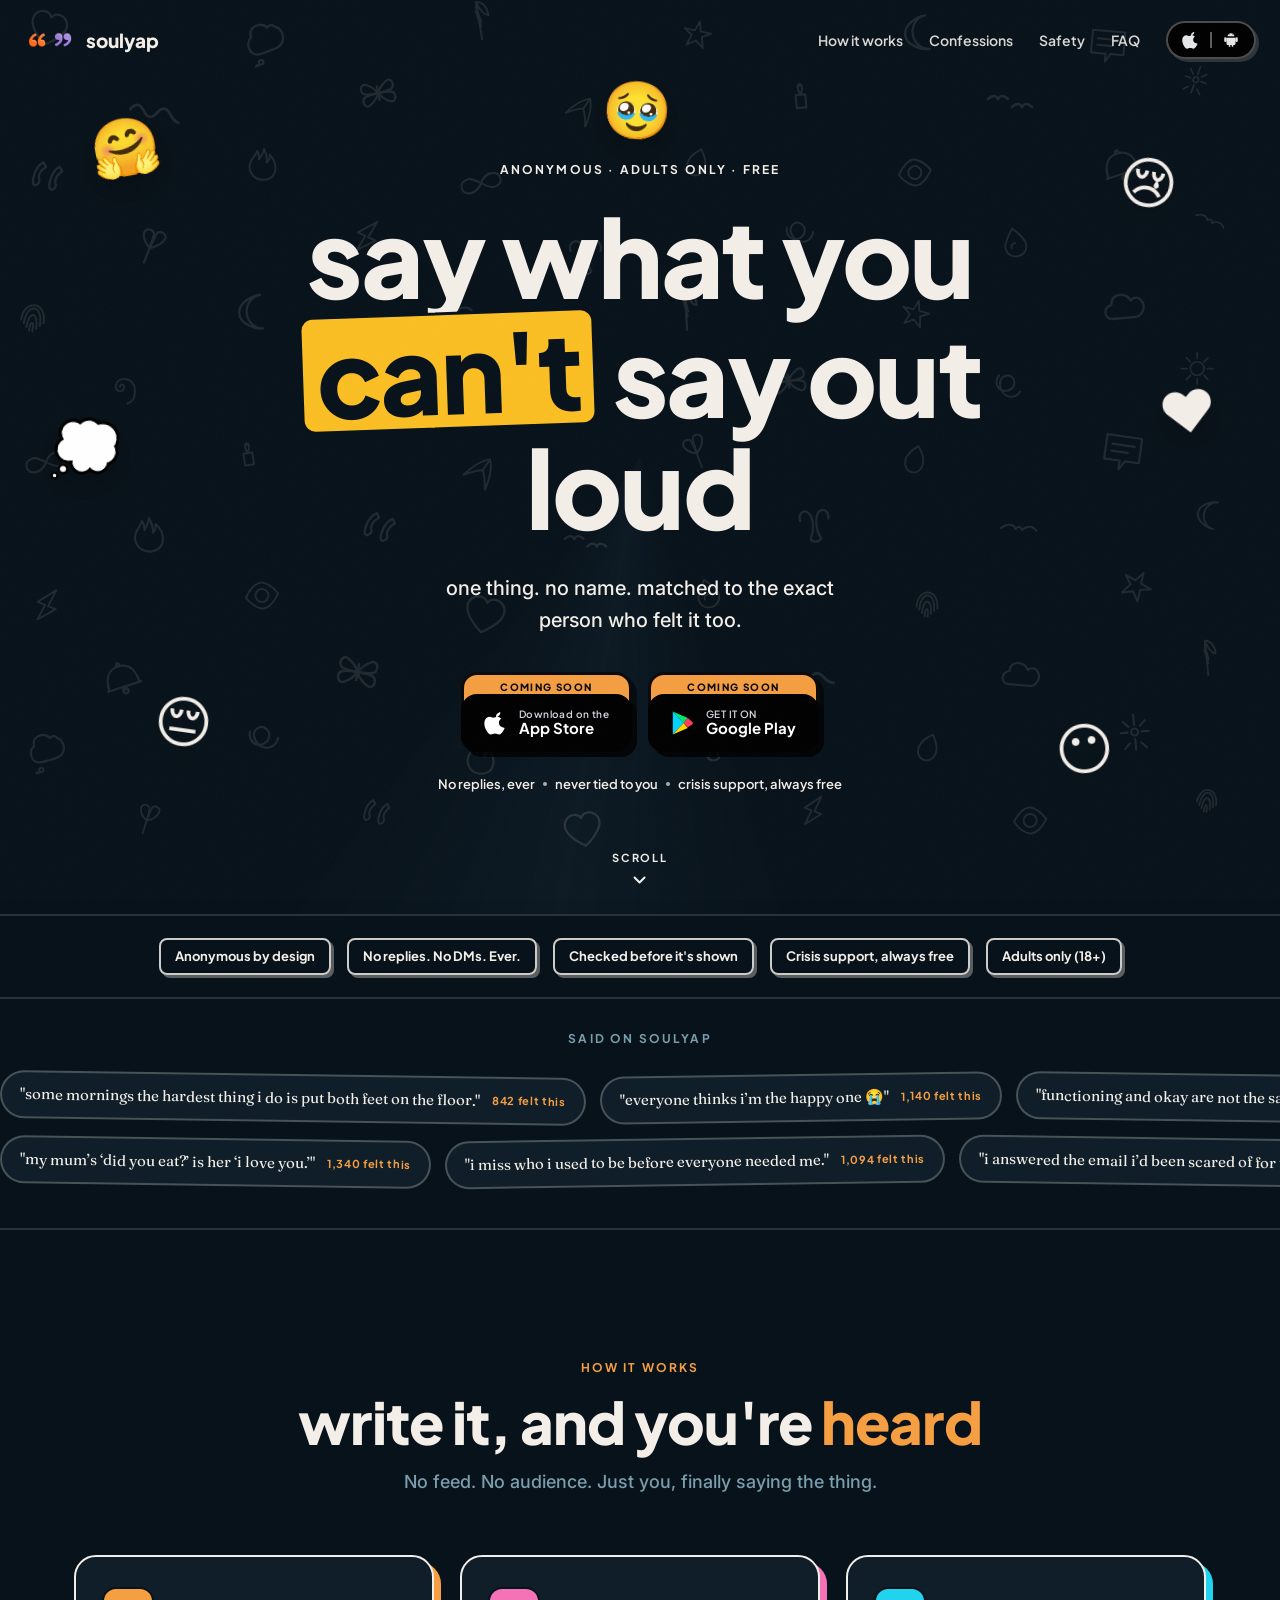
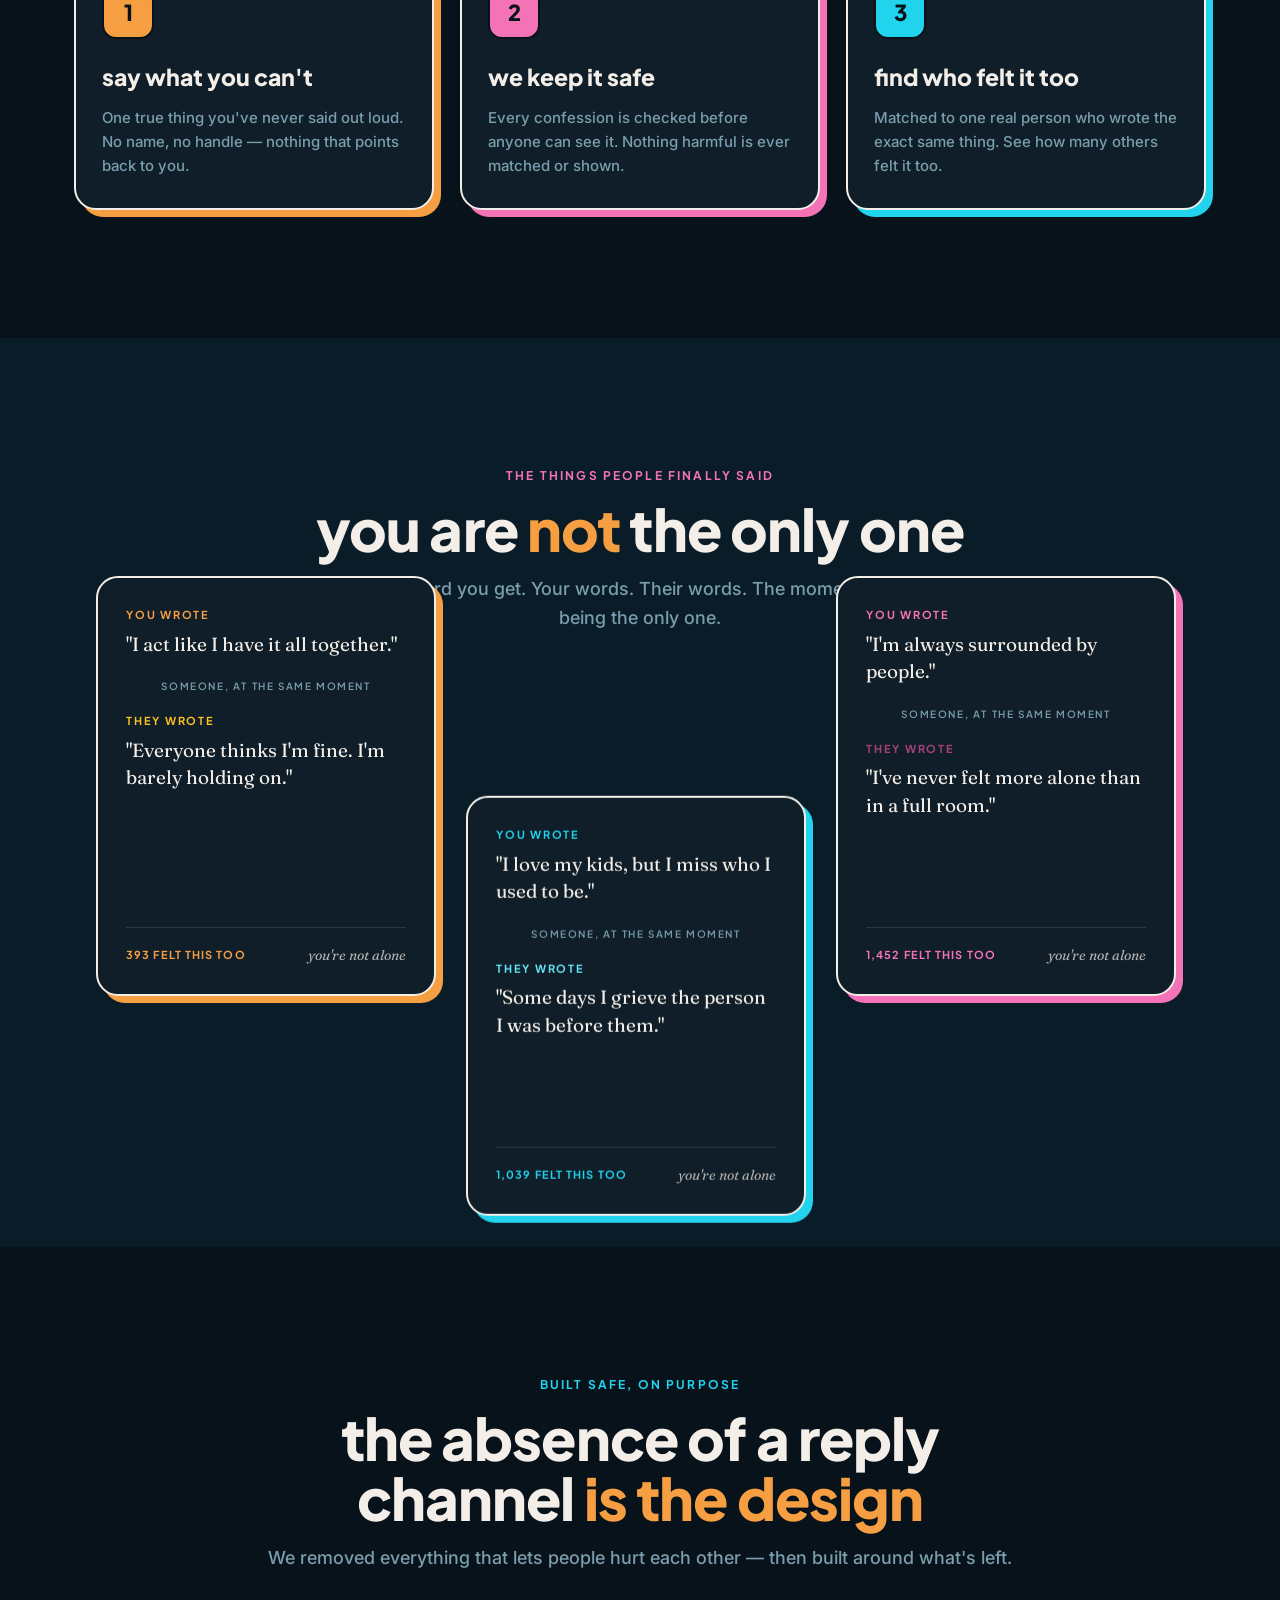
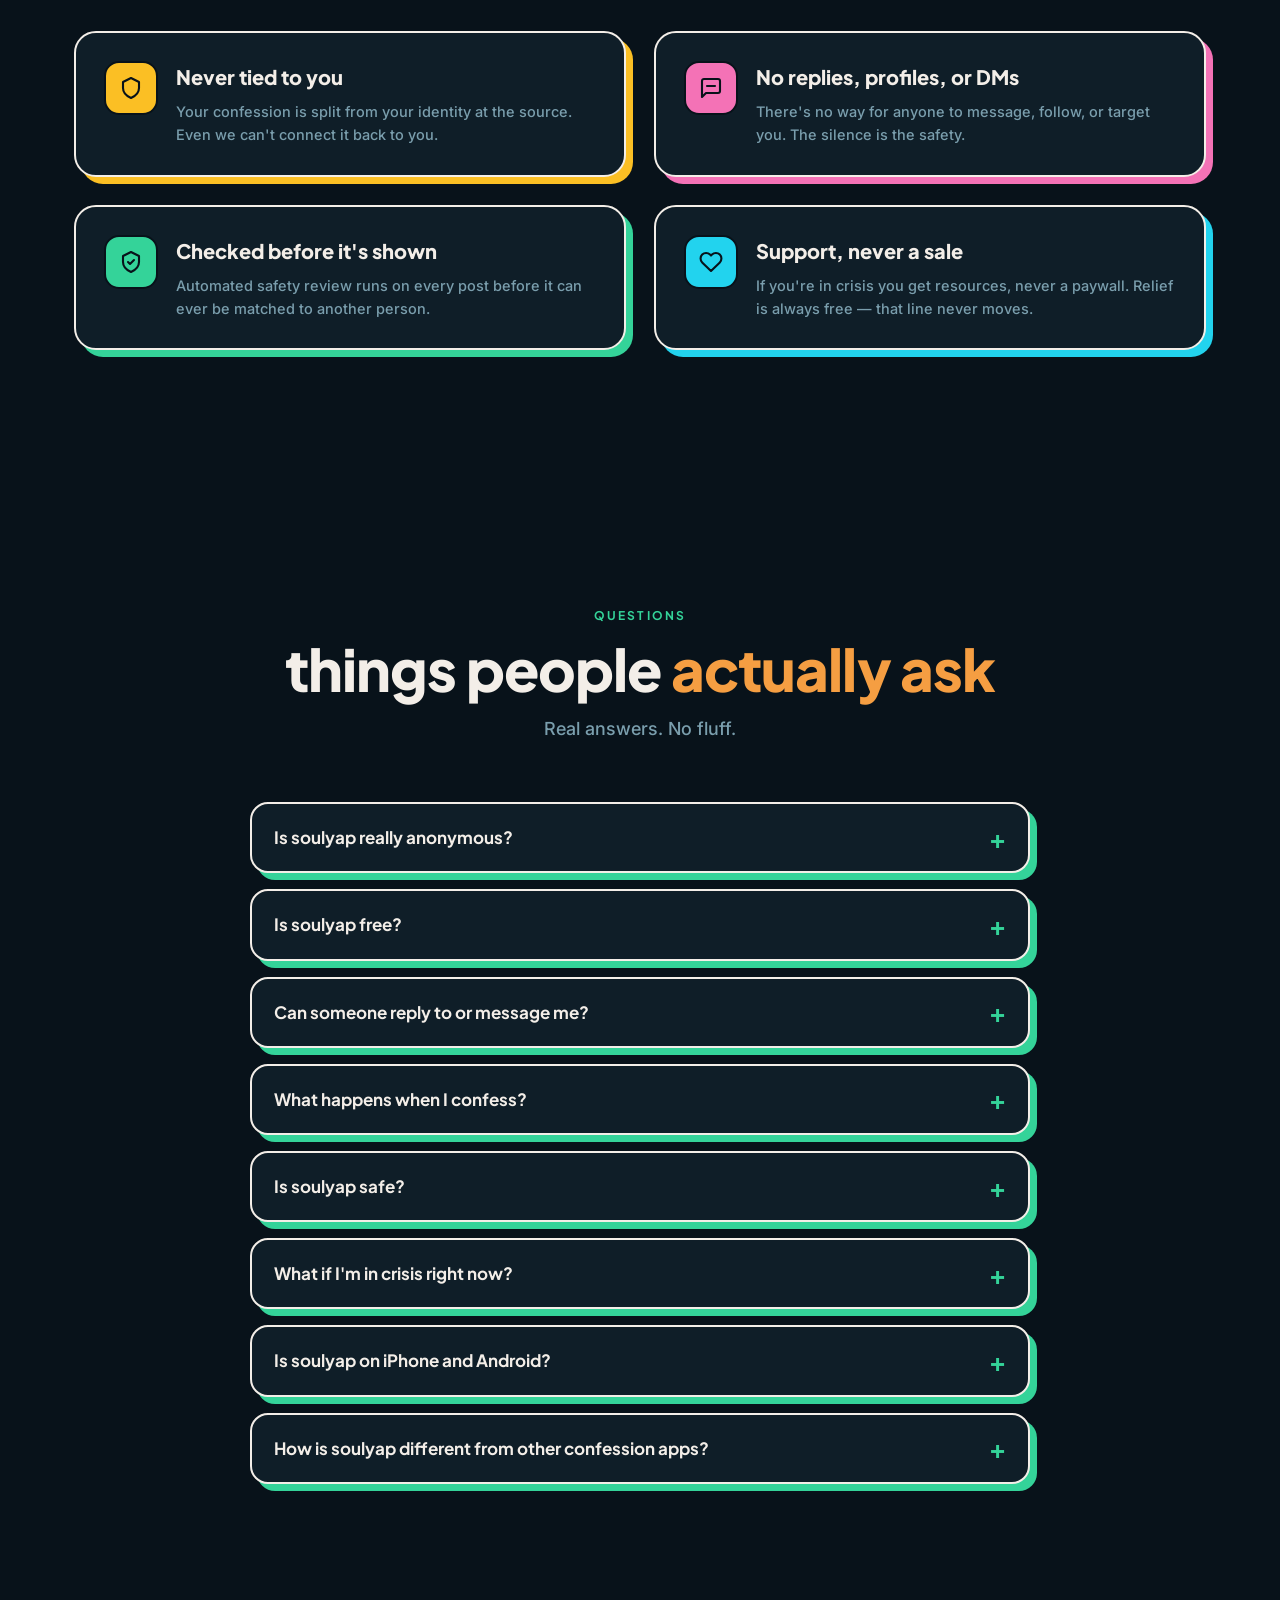
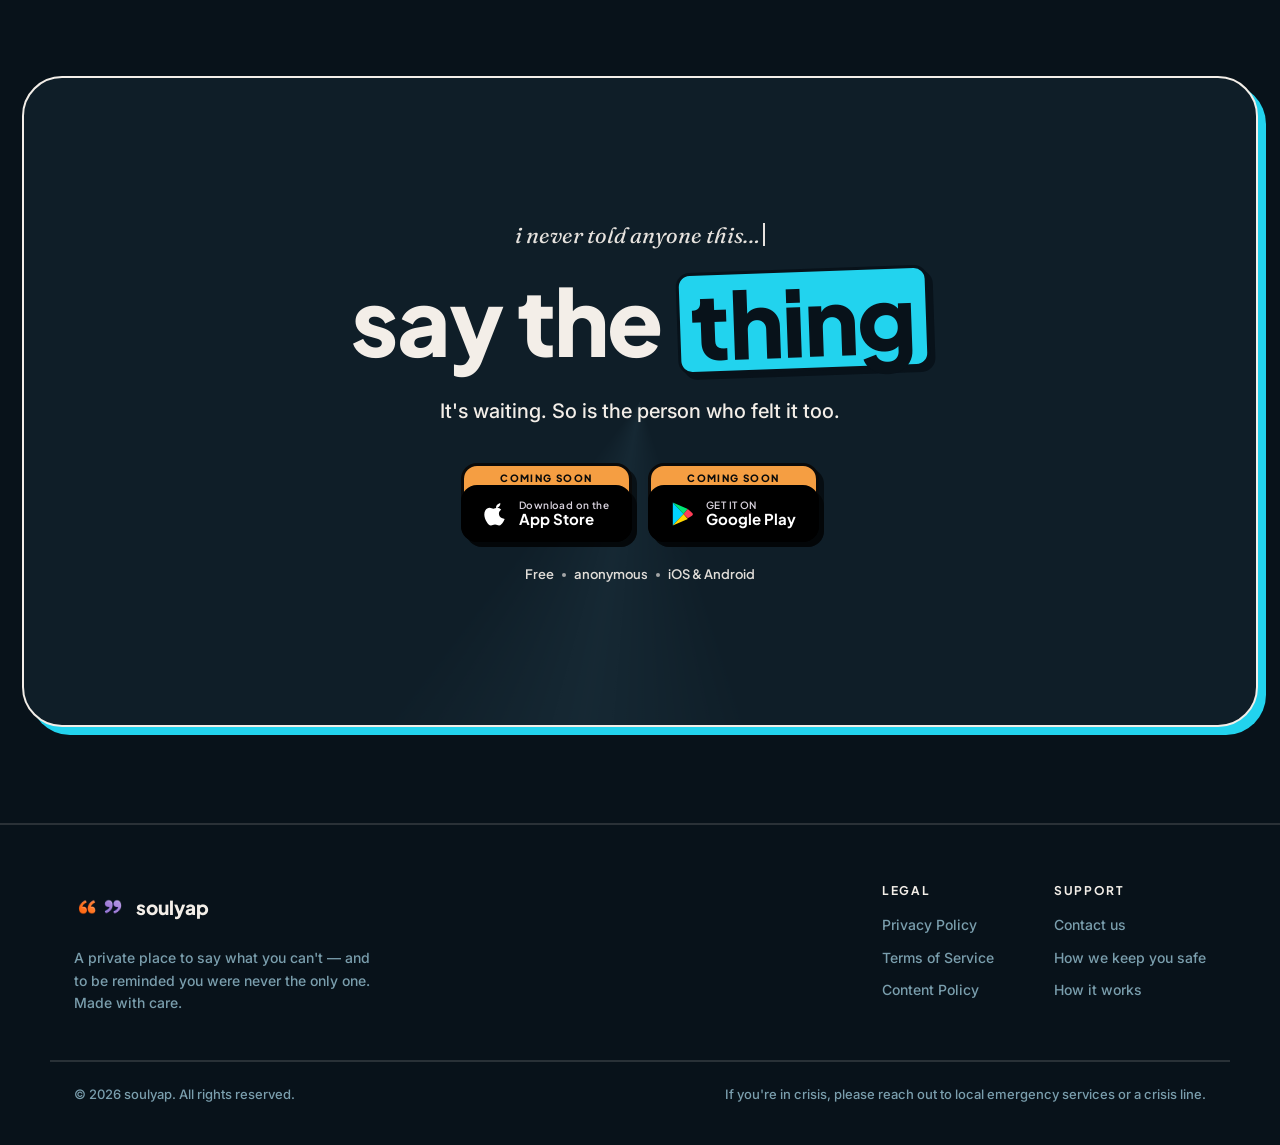
<file: index.html>
<!DOCTYPE html>
<html lang="en">
<head>
<meta charset="UTF-8" />
<meta name="viewport" content="width=device-width, initial-scale=1.0" />
<title>soulyap — Anonymous Confessions App | Say What You Can't Say Out Loud</title>
<meta name="description" content="soulyap is the anonymous confessions app where you release one true thing — with no name attached — and get matched to the one person who felt it too. No replies, no profiles. Free on iPhone & Android." />
<meta name="keywords" content="anonymous confession app, confessions, confess anonymously, secret sharing app, say what you can't say out loud, feel less alone, vent anonymously, anonymous app" />
<meta name="robots" content="index, follow, max-image-preview:large" />
<link rel="canonical" href="https://soulyap.me/" />
<meta name="application-name" content="soulyap" />
<meta name="apple-mobile-web-app-title" content="soulyap" />
<link rel="manifest" href="manifest.webmanifest" />
<meta property="og:site_name" content="soulyap" />
<meta property="og:locale" content="en_US" />
<meta property="og:type" content="website" />
<meta property="og:url" content="https://soulyap.me/" />
<meta property="og:title" content="soulyap — Anonymous Confessions App" />
<meta property="og:description" content="Say what you can't say out loud. Anonymous, safe, and matched to the one person who felt it too. Free on iPhone & Android." />
<meta property="og:image" content="https://soulyap.me/assets/logo.png" />
<meta property="og:image:width" content="1024" />
<meta property="og:image:height" content="1024" />
<meta name="twitter:card" content="summary_large_image" />
<meta name="twitter:title" content="soulyap — Anonymous Confessions App" />
<meta name="twitter:description" content="Say what you can't say out loud. Anonymous, safe, matched to the one person who felt it too. Free on iPhone & Android." />
<meta name="twitter:image" content="https://soulyap.me/assets/logo.png" />
<meta name="theme-color" content="#08121A" />
<link rel="icon" href="assets/favicon.png" />
<link rel="apple-touch-icon" href="assets/logo.png" />
<link rel="preconnect" href="https://fonts.googleapis.com" />
<link rel="preconnect" href="https://fonts.gstatic.com" crossorigin />
<link href="https://fonts.googleapis.com/css2?family=Fraunces:ital,opsz,wght@0,9..144,400;1,9..144,400&family=Plus+Jakarta+Sans:ital,wght@0,500;0,600;0,700;0,800;1,700&family=Inter:wght@400;500;600&display=swap" rel="stylesheet" />
<style>
  :root{
    --bg:#08121A; --surface:#0F1E28; --paper:#F3EEE8; --dim:#7A9EAD;
    --warm:#F59E42; --cool:#22D3EE; --pink:#F472B6; --gold:#FBBF24; --mint:#34D399;
    --line:rgba(243,238,232,.14);
    --grad:none;
    --grad-base:var(--bg);
    --disp:'Plus Jakarta Sans',system-ui,sans-serif; --sans:'Inter',system-ui,sans-serif;
    --maxw:1180px;
  }
  *{box-sizing:border-box;margin:0;padding:0}
  html{scroll-behavior:smooth}
  body{background:var(--bg); color:var(--paper); font-family:var(--sans); -webkit-font-smoothing:antialiased; line-height:1.6; overflow-x:hidden}
  a{color:inherit;text-decoration:none}
  .wrap{max-width:var(--maxw); margin:0 auto; padding:0 24px; position:relative; z-index:2}
  .eyebrow{font-family:var(--disp); font-size:12px; letter-spacing:.18em; text-transform:uppercase; font-weight:700}

  /* ---------- nav ---------- */
  nav{position:fixed; inset:0 0 auto 0; z-index:60; display:flex; align-items:center; justify-content:space-between; padding:14px 24px; transition:background .25s, border-color .25s; border-bottom:2.5px solid transparent; color:var(--paper)}
  nav.scrolled{background:rgba(8,18,26,.82); backdrop-filter:blur(14px); border-bottom-color:var(--line)}
  .brand{display:flex; align-items:center; gap:10px; font-family:var(--disp); font-size:19px; font-weight:800}
  .logomark{display:flex; align-items:center}
  .logomark img{height:52px; width:auto; display:block}
  .nav-links{display:flex; align-items:center; gap:26px; font-family:var(--disp); font-weight:600}
  .nav-links a{font-size:14px; opacity:.9}
  .nav-links a:hover{opacity:1}
  .os{display:inline-flex; align-items:center; gap:10px; background:#000; color:#fff; border:2px solid rgba(243,238,232,.35); padding:8px 14px; border-radius:999px; box-shadow:3px 3px 0 rgba(243,238,232,.18)}
  .os svg{width:18px; height:18px; fill:#fff; display:block}
  .os i{width:2px; height:16px; background:rgba(255,255,255,.4)}
  @media(max-width:720px){ .nav-links a:not(.os){display:none} }

  /* ---------- hero card (inset rounded gradient) ---------- */
  .hero-wrap{padding:0}
  .hero-card{position:relative; overflow:hidden; background:transparent; display:flex; flex-direction:column; align-items:center; justify-content:center; text-align:center; color:var(--paper); padding:clamp(110px,13vw,160px) 24px clamp(80px,10vw,120px); min-height:min(900px,calc(100vh - 60px))}
  .hero-inner{max-width:920px; margin:0 auto; position:relative; z-index:2}
  .huge{font-family:var(--disp); font-weight:800; font-size:clamp(46px,10vw,108px); line-height:1.04; letter-spacing:-.02em}
  .hl{display:inline-block; background:var(--gold); color:var(--bg); border:3px solid var(--bg); border-radius:14px; box-shadow:5px 5px 0 var(--bg); padding:0 .12em; transform:rotate(-2deg)}
  .lead{font-family:var(--sans); margin:30px auto 0; max-width:34ch; font-size:clamp(16px,2.1vw,20px); font-weight:500}
  .stores{display:flex; gap:16px; justify-content:center; margin-top:36px; flex-wrap:wrap; align-items:center}
  .store{display:inline-flex; align-items:center; gap:11px; padding:12px 20px; border-radius:16px; background:#000; color:#fff; border:3px solid #000; box-shadow:5px 5px 0 rgba(0,0,0,.55); transition:transform .12s, box-shadow .12s}
  .store:hover{transform:translate(2px,2px); box-shadow:2px 2px 0 rgba(0,0,0,.55)}
  .store-soon-wrap{position:relative; display:inline-flex; margin-top:22px}
  .store-soon-wrap .store{position:relative; z-index:2; pointer-events:none}
  .soon-peek{position:absolute; top:-22px; left:0; right:0; bottom:0; background:var(--warm); border-radius:16px; border:3px solid #0A0A0A; z-index:1; display:flex; align-items:flex-start; justify-content:center; padding-top:4px; font-family:var(--disp); font-weight:800; font-size:10px; letter-spacing:.14em; text-transform:uppercase; color:#0A0A0A; box-shadow:5px 5px 0 rgba(0,0,0,.55)}
  .store svg{width:24px; height:24px; flex:none}
  .store span{display:flex; flex-direction:column; line-height:1.1; text-align:left}
  .store small{font-size:10px; color:#d9d3de; letter-spacing:.04em; font-family:var(--disp); font-weight:600}
  .store strong{font-size:15px; font-weight:700; font-family:var(--disp)}
  .reassure{font-family:var(--disp); font-weight:600; margin-top:22px; font-size:13px; opacity:.92; display:flex; gap:8px; align-items:center; justify-content:center; flex-wrap:wrap}
  .dot{width:4px;height:4px;border-radius:50%;background:currentColor;display:inline-block;opacity:.7}

  .fe{position:absolute; z-index:1; pointer-events:none; font-size:clamp(34px,4.4vw,58px); line-height:1; filter:drop-shadow(0 12px 18px rgba(0,0,0,.3)); will-change:transform,translate; scale:1; transition:scale .45s cubic-bezier(.3,2.2,.45,.9), filter .3s ease}
  @media(hover:hover) and (pointer:fine){
    .fe{pointer-events:auto; cursor:default}
    .fe:hover{scale:1.18; filter:drop-shadow(0 18px 26px rgba(0,0,0,.4)) brightness(1.1); z-index:3}
  }
  /* per-emoji mood reactions */
  .fe .em{display:inline-block; font-style:normal; transition:transform .65s ease, filter .65s ease}
  .fe[data-mood=sad]:hover .em{transform:translateY(9px) rotate(13deg); filter:saturate(.7) brightness(.9)}   /* head hangs */
  .fe[data-mood=cry]:hover .em{animation:quiver .4s ease-in-out infinite}
  .fe[data-mood=tearful]:hover .em{animation:tremble .16s ease-in-out infinite}
  .fe[data-mood=hug]:hover .em{animation:hugw .9s cubic-bezier(.34,1.56,.64,1)}
  .fe[data-mood=heart]:hover .em{animation:beat 1.1s ease-in-out infinite; transform-origin:50% 62%}
  @keyframes quiver{0%,100%{transform:rotate(-2.5deg)}50%{transform:rotate(2.5deg)}}
  @keyframes tremble{0%,100%{transform:translateX(-1.4px) rotate(-1.4deg)}50%{transform:translateX(1.4px) rotate(1.4deg)}}
  @keyframes hugw{0%{transform:scale(1)}35%{transform:scale(1.26) rotate(-7deg)}65%{transform:scale(1.2) rotate(6deg)}100%{transform:scale(1.1)}}
  @keyframes beat{0%,100%{transform:scale(1)}18%{transform:scale(1.3)}36%{transform:scale(1.05)}52%{transform:scale(1.24)}70%{transform:scale(1)}}
  .tear{position:absolute; font-size:.34em; pointer-events:none; animation:tearFall .95s ease-in forwards}
  @keyframes tearFall{0%{opacity:0; transform:translateY(0) scale(.7)}14%{opacity:1}100%{opacity:0; transform:translateY(80px) scale(1.05)}}
  .mheart{position:absolute; font-size:.3em; pointer-events:none; animation:mh .85s ease-out forwards}
  @keyframes mh{from{opacity:1; transform:translate(0,0) scale(.7)}to{opacity:0; transform:translate(var(--hx,0),-48px) scale(1.2) rotate(var(--hr,0deg))}}
  .dots{position:absolute; left:50%; top:42%; translate:-50% -50%; display:flex; gap:.08em; font-size:.4em; font-weight:800; color:#4A4460; opacity:0; transition:opacity .25s; pointer-events:none}
  .fe[data-mood=think]:hover .dots{opacity:1}
  .dots b{animation:dotb 1.1s infinite}
  .dots b:nth-child(2){animation-delay:.18s} .dots b:nth-child(3){animation-delay:.36s}
  @keyframes dotb{0%,60%,100%{opacity:.25; transform:translateY(0)}30%{opacity:1; transform:translateY(-3px)}}
  .bub{position:absolute; top:-14px; right:-18px; background:#fff; color:#2b2b33; border-radius:12px; padding:2px 8px; font-size:.3em; font-weight:800; line-height:1.3; opacity:0; scale:.4; transition:opacity .25s, scale .35s cubic-bezier(.34,1.8,.5,1); box-shadow:0 4px 10px rgba(0,0,0,.25); pointer-events:none}
  .bub::after{content:''; position:absolute; bottom:-4px; left:9px; width:9px; height:9px; background:#fff; transform:rotate(45deg)}
  .fe[data-mood=mute]:hover .bub{opacity:1; scale:1}
  .e1{top:13%; left:7%; transform:rotate(-10deg); animation:bobA 8s ease-in-out infinite}
  .e2{top:17%; right:8%; transform:rotate(11deg); animation:bobB 9.5s ease-in-out infinite}
  .e3{top:46%; left:4%; transform:rotate(6deg); animation:bobB 11s ease-in-out infinite}
  .e4{top:42%; right:5%; transform:rotate(-8deg); animation:bobA 10s ease-in-out infinite}
  .e5{bottom:18%; left:12%; transform:rotate(8deg); animation:bobA 9s ease-in-out infinite}
  .e6{bottom:15%; right:13%; transform:rotate(-7deg); animation:bobB 10.5s ease-in-out infinite}
  .e7{top:9%; left:47%; transform:rotate(4deg); animation:bobA 12s ease-in-out infinite}
  @keyframes bobA{0%,100%{translate:0 0}50%{translate:0 -16px}}
  @keyframes bobB{0%,100%{translate:0 0}50%{translate:0 14px}}
  @media(max-width:900px){ .fe{display:none} }
  .scroll-cue{position:absolute; left:50%; bottom:24px; transform:translateX(-50%); z-index:3; display:flex; flex-direction:column; align-items:center; gap:4px; color:var(--paper); font-family:var(--disp); font-weight:700; font-size:11px; letter-spacing:.18em; text-transform:uppercase; animation:cue 2.2s ease-in-out infinite}
  .scroll-cue svg{width:20px;height:20px;stroke:currentColor;fill:none;stroke-width:2.4;stroke-linecap:round;stroke-linejoin:round}
  @keyframes cue{0%,100%{transform:translateX(-50%) translateY(0)}50%{transform:translateX(-50%) translateY(7px)}}

  /* ---------- trust strip ---------- */
  .trust{border-top:2px solid var(--line); border-bottom:2px solid var(--line)}
  .trust .wrap{display:flex; flex-wrap:wrap; gap:12px 16px; justify-content:center; padding:22px 24px}
  .trust span{font-family:var(--disp); font-weight:700; font-size:13px; color:var(--paper); border:2.5px solid rgba(243,238,232,.85); border-radius:8px; padding:6px 14px; box-shadow:3px 3px 0 rgba(243,238,232,.35)}

  /* ---------- sections ---------- */
  section.block{padding:clamp(76px,11vw,128px) 0}
  .center{text-align:center; max-width:760px; margin:0 auto 58px}
  h2{font-family:var(--disp); font-weight:800; font-size:clamp(30px,5.6vw,58px); line-height:1.04; letter-spacing:-.015em; margin-top:14px}
  h2 .it{color:var(--warm)}
  .sub{margin-top:16px; color:var(--dim); font-size:clamp(15px,1.9vw,18px); font-weight:500}

  /* dark brutalist card base */
  .bcard{background:var(--surface); border:2.5px solid var(--paper); border-radius:22px; box-shadow:7px 7px 0 var(--ac, rgba(243,238,232,.7)); transition:transform .14s, box-shadow .14s}
  .bcard:hover{transform:translate(4px,4px); box-shadow:3px 3px 0 var(--ac, rgba(243,238,232,.7))}

  /* steps */
  .steps{display:grid; grid-template-columns:repeat(3,1fr); gap:26px}
  .step{padding:30px 26px}
  .step.s1{--ac:var(--warm)} .step.s2{--ac:var(--pink)} .step.s3{--ac:var(--cool)}
  .step .num{font-family:var(--disp); font-weight:800; font-size:22px; color:var(--bg); width:52px; height:52px; border:2.5px solid var(--bg); border-radius:14px; background:var(--ac); display:grid; place-items:center}
  .step h3{font-family:var(--disp); font-weight:800; font-size:23px; margin:20px 0 10px}
  .step p{color:var(--dim); font-size:15px; font-weight:500}

  /* confessions — exact in-app card (waves + seam + serif voices) */
  .said{background:#0A1C28}
  .ac-grid{display:grid; grid-template-columns:repeat(3,1fr); gap:30px; max-width:1088px; margin:0 auto; padding-right:8px; padding-bottom:8px}
  @media(max-width:880px){ .ac-grid{grid-template-columns:1fr; max-width:388px} }
  .appcard{position:relative; background:var(--surface); border:2.5px solid var(--paper); border-radius:22px; padding:28px; min-height:420px; display:flex; flex-direction:column; will-change:transform; box-shadow:7px 7px 0 var(--you); transition:transform .14s, box-shadow .14s}
  .appcard:hover{transform:translate(4px,4px); box-shadow:3px 3px 0 var(--you)}
  .appcard.ember{--you:#F59E42; --them:#FBBF24}
  .appcard.twilight{--you:#22D3EE; --them:#67E8F9}
  .appcard.rose{--you:#F472B6; --them:#A8407A}
  .appcard .cin{display:flex; flex-direction:column; flex:1}
  .lab{font-family:var(--disp); font-weight:700; font-size:11px; letter-spacing:.16em; text-transform:uppercase; margin-bottom:7px}
  .lab.you{color:var(--you)} .lab.them{color:var(--them)}
  .ctext{font-family:'Fraunces',Georgia,serif; font-size:19px; line-height:1.45; color:var(--paper)}
  .seam{margin:20px 0 18px}
  .seam .bar{display:none}
  .seam .lbl{text-align:center; font-family:var(--disp); font-weight:600; font-size:10px; letter-spacing:.16em; text-transform:uppercase; color:var(--dim)}
  .cfoot{margin-top:auto; padding-top:16px; border-top:1.5px solid rgba(243,238,232,.12); display:flex; justify-content:space-between; align-items:center; gap:10px}
  .cfelt{font-family:var(--disp); font-weight:700; font-size:11px; letter-spacing:.1em; text-transform:uppercase; color:var(--you)}
  .cyna{font-family:'Fraunces',Georgia,serif; font-style:italic; font-size:14px; color:rgba(243,238,232,.7)}

  /* safety */
  .pillars{display:grid; grid-template-columns:repeat(2,1fr); gap:28px}
  .pillar{padding:28px; display:flex; gap:18px}
  .pillar.k1{--ac:var(--gold)} .pillar.k2{--ac:var(--pink)} .pillar.k3{--ac:var(--mint)} .pillar.k4{--ac:var(--cool)}
  .pillar .ic{flex:none; width:54px; height:54px; border:2.5px solid var(--bg); border-radius:15px; background:var(--ac); display:grid; place-items:center}
  .pillar .ic svg{width:24px; height:24px; stroke:var(--bg); fill:none; stroke-width:2.1; stroke-linecap:round; stroke-linejoin:round}
  .pillar h3{font-family:var(--disp); font-weight:800; font-size:20px; margin-bottom:7px}
  .pillar p{color:var(--dim); font-size:14.5px; font-weight:500}

  /* final cta card */
  .final-wrap{padding:clamp(36px,5vw,72px) clamp(12px,2vw,22px) clamp(60px,8vw,96px)}
  .final-card{position:relative; overflow:hidden; border-radius:clamp(28px,3.6vw,40px); background:var(--surface); border:2.5px solid var(--paper); box-shadow:8px 8px 0 var(--cool); text-align:center; color:var(--paper); padding:clamp(80px,11vw,140px) 24px}
  .final-card .huge{font-size:clamp(42px,8vw,92px)}

  /* footer */
  footer{color:#7A9EAD; padding:56px 0 40px; border-top:2px solid var(--line)}
  .foot-grid{display:flex; justify-content:space-between; gap:40px; flex-wrap:wrap}
  .foot-brand{max-width:300px}
  .foot-brand .brand{color:var(--paper); margin-bottom:14px}
  .foot-brand p{font-size:14px; font-weight:500; line-height:1.6}
  .foot-cols{display:flex; gap:60px; flex-wrap:wrap}
  .foot-cols h4{font-family:var(--disp); font-size:12px; letter-spacing:.14em; text-transform:uppercase; color:var(--paper); margin-bottom:14px; font-weight:700}
  .foot-cols a{display:block; font-size:14px; font-weight:500; margin-bottom:10px}
  .foot-cols a:hover{color:var(--paper)}
  .copy{margin-top:46px; padding-top:22px; border-top:2px solid var(--line); display:flex; justify-content:space-between; gap:14px; flex-wrap:wrap; font-size:13px; font-weight:500}

  /* reveal */
  .reveal{opacity:0; transform:translateY(28px); transition:opacity .6s ease, transform .7s cubic-bezier(.16,1,.3,1)}
  .reveal.in{opacity:1; transform:none}
  .fade{opacity:0; transition:opacity .7s ease}
  .fade.in{opacity:1}

  /* ---------- background pattern ---------- */
  #bg-pattern{position:fixed;inset:0;z-index:0;pointer-events:none;opacity:0.10;overflow:visible}

  /* ---------- delight layer ---------- */
  /* scroll progress */
  #prog{position:fixed; top:0; left:0; right:0; height:3px; z-index:70; background:linear-gradient(90deg,#0A7890,#18C8DC,#0D96B4); transform:scaleX(0); transform-origin:0 50%; pointer-events:none}

  /* film grain */
  body::after{content:''; position:fixed; inset:0; z-index:95; pointer-events:none; opacity:.05;
    background-image:url("data:image/svg+xml,%3Csvg xmlns='http://www.w3.org/2000/svg' width='180' height='180'%3E%3Cfilter id='n'%3E%3CfeTurbulence type='fractalNoise' baseFrequency='0.9' numOctaves='2'/%3E%3CfeColorMatrix type='saturate' values='0'/%3E%3C/filter%3E%3Crect width='100%25' height='100%25' filter='url(%23n)' opacity='0.5'/%3E%3C/svg%3E");
    background-size:180px}

  /* hero entrance choreography */
  .wm{display:inline-block; overflow:hidden; vertical-align:bottom; padding:.12em .16em .14em; margin:-.12em -.16em -.14em}
  .w{display:inline-block; transform:translateY(120%); transition:transform .8s cubic-bezier(.16,1,.3,1)}
  body.hi .w{transform:none}
  .wm:nth-child(1) .w{transition-delay:.15s} .wm:nth-child(2) .w{transition-delay:.22s}
  .wm:nth-child(3) .w{transition-delay:.29s} .wm:nth-child(4) .w{transition-delay:.36s}
  .wm:nth-child(5) .w{transition-delay:.43s} .wm:nth-child(6) .w{transition-delay:.50s}
  .wm:nth-child(7) .w{transition-delay:.57s}
  body.hi .hl{animation:hlpop .55s cubic-bezier(.34,1.56,.64,1) .8s backwards}
  @keyframes hlpop{0%{transform:rotate(-14deg) scale(.3)}62%{transform:rotate(2deg) scale(1.1)}100%{transform:rotate(-2deg) scale(1)}}
  .hi-item{opacity:0; transform:translateY(18px); transition:opacity .7s ease, transform .7s cubic-bezier(.16,1,.3,1)}
  body.hi .hi-item{opacity:1; transform:none}
  .hi-d1{transition-delay:.05s} .hi-d2{transition-delay:.85s} .hi-d3{transition-delay:1s} .hi-d4{transition-delay:1.15s}
  .scroll-cue{opacity:0; transition:opacity .5s ease 1.5s}
  body.hi .scroll-cue{opacity:1}
  .scroll-cue.gone{opacity:0!important; transition:opacity .35s ease}

  /* rotating sheen on gradient cards */
  .sheen{position:absolute; inset:-60%; z-index:0; pointer-events:none; mix-blend-mode:soft-light; opacity:.55;
    background:conic-gradient(from 10deg, transparent 0 42%, rgba(255,255,255,.35) 50%, transparent 58% 100%);
    animation:sheenspin 22s linear infinite}
  @keyframes sheenspin{to{transform:rotate(1turn)}}

  /* cursor spotlight on hero card */
  .hero-card::after{content:''; position:absolute; inset:0; z-index:1; pointer-events:none; mix-blend-mode:soft-light; opacity:0; transition:opacity .4s ease;
    background:radial-gradient(480px circle at var(--mx,50%) var(--my,40%), rgba(255,255,255,.9), transparent 62%)}
  .hero-card.hov::after{opacity:.6}

  /* confession ticker */
  .ticker{overflow:hidden; padding:30px 0 34px; border-bottom:2px solid var(--line)}
  .ticker .eyebrow{text-align:center; color:var(--dim); margin-bottom:18px}
  .trow{display:flex; gap:14px; width:max-content; padding:8px 0; animation:marq var(--dur,46s) linear infinite}
  .trow.rev{animation-name:marqr}
  .trow:hover{animation-play-state:paused}
  @keyframes marq{to{transform:translateX(-50%)}}
  @keyframes marqr{from{transform:translateX(-50%)}to{transform:translateX(0)}}
  .tq{flex:none; display:flex; align-items:center; gap:12px; background:var(--surface); border:2px solid rgba(243,238,232,.25); border-radius:999px; padding:10px 18px; transform:rotate(var(--r,0deg))}
  .tq:nth-child(odd){--r:.8deg} .tq:nth-child(even){--r:-.8deg}
  .tq q{font-family:'Fraunces',Georgia,serif; font-size:15px; color:var(--paper); quotes:'"' '"'}
  .tq b{font-family:var(--disp); font-weight:700; font-size:11px; color:var(--warm); letter-spacing:.06em; white-space:nowrap}

  /* felt-count heart burst */
  .cfelt{cursor:pointer; user-select:none; transition:transform .18s cubic-bezier(.34,1.56,.64,1)}
  .cfelt.pop{transform:scale(1.18)}
  .hb{position:absolute; z-index:5; font-size:15px; pointer-events:none; color:var(--you,#F5996E); animation:heartup .9s ease-out forwards}
  @keyframes heartup{from{opacity:1; transform:translate(0,0) scale(.6)} to{opacity:0; transform:translate(var(--dx,0),-72px) scale(1.3) rotate(var(--dr,0deg))}}

  /* typewriter in final CTA */
  .typeline{font-family:'Fraunces',Georgia,serif; font-style:italic; font-size:clamp(16px,2.4vw,22px); min-height:1.7em; opacity:.95; position:relative; z-index:2}
  .tcaret{display:inline-block; width:2px; height:1.05em; background:var(--paper); margin-left:3px; vertical-align:-.15em; animation:blink 1s steps(1) infinite}
  @keyframes blink{50%{opacity:0}}

  @media(max-width:860px){ .steps{grid-template-columns:1fr} .pillars{grid-template-columns:1fr} }
  @media(prefers-reduced-motion:reduce){
    *{animation:none!important; scroll-behavior:auto}
    .reveal,.fade{opacity:1; transform:none; transition:none}
    [data-par]{transform:none!important}
    .w,.hi-item,.scroll-cue{opacity:1!important; transform:none!important; transition:none!important}
    .sheen,.hero-card::after,body::after{display:none}
    .trow{animation:none!important; flex-wrap:wrap; width:auto; justify-content:center}
    .tcaret{display:none}
  }
</style>
<!-- SEO: structured data. Replace the App Store id + confirm the Play package when live. -->
<script type="application/ld+json">
{
  "@context": "https://schema.org",
  "@graph": [
    { "@type": "Organization", "@id": "https://soulyap.me/#org", "name": "soulyap", "url": "https://soulyap.me/", "logo": "https://soulyap.me/assets/logo.png" },
    { "@type": "WebSite", "@id": "https://soulyap.me/#website", "url": "https://soulyap.me/", "name": "soulyap", "inLanguage": "en", "publisher": { "@id": "https://soulyap.me/#org" } },
    { "@type": "MobileApplication", "name": "soulyap", "operatingSystem": "iOS, ANDROID", "applicationCategory": "LifestyleApplication", "description": "Anonymous confessions app: say what you can't say out loud and get matched to the one person who felt it too. No replies, no profiles. Free on iPhone and Android.", "url": "https://soulyap.me/", "image": "https://soulyap.me/assets/logo.png", "offers": { "@type": "Offer", "price": "0", "priceCurrency": "USD" }, "downloadUrl": ["https://apps.apple.com/app/soulyap/id000000000", "https://play.google.com/store/apps/details?id=me.soulyap.app"], "installUrl": ["https://apps.apple.com/app/soulyap/id000000000", "https://play.google.com/store/apps/details?id=me.soulyap.app"], "publisher": { "@id": "https://soulyap.me/#org" } },
    { "@type": "FAQPage", "mainEntity": [
      { "@type": "Question", "name": "Is soulyap really anonymous?", "acceptedAnswer": { "@type": "Answer", "text": "Yes. soulyap is built so your confession is split from your identity at the source — there is no public profile, no username on posts, and even we cannot connect what you wrote back to you. It is anonymity by architecture, not just by policy." } },
      { "@type": "Question", "name": "Is soulyap free?", "acceptedAnswer": { "@type": "Answer", "text": "Yes. Writing a confession, getting matched, and your daily reading are free forever. There is an optional supporter plan for unlimited reading, but it never gates writing, matching, or crisis resources." } },
      { "@type": "Question", "name": "Can someone reply to or message me?", "acceptedAnswer": { "@type": "Answer", "text": "No, and that is the point. soulyap has no replies, no DMs, no profiles, and no way to follow or contact another person. Removing the reply channel is the core safety design, so no one can target you for what you said." } },
      { "@type": "Question", "name": "What happens when I confess?", "acceptedAnswer": { "@type": "Answer", "text": "You write one true thing you cannot say out loud. soulyap matches it to one past confession from someone who felt the same, and shows how many others felt it too — so you leave knowing you are not the only one." } },
      { "@type": "Question", "name": "Is soulyap safe?", "acceptedAnswer": { "@type": "Answer", "text": "Every confession is checked by automated safety review before it can ever be shown or matched, every card has a report control, and soulyap is adults-only (18+)." } },
      { "@type": "Question", "name": "What if I am in crisis right now?", "acceptedAnswer": { "@type": "Answer", "text": "soulyap is not a crisis or emergency service. If you are in danger or thinking about harming yourself, please contact your local emergency number or a crisis line right away. Inside the app, anything that signals crisis is routed to real resources, never to a paywall." } },
      { "@type": "Question", "name": "Is soulyap on iPhone and Android?", "acceptedAnswer": { "@type": "Answer", "text": "Yes. soulyap is available on the App Store for iPhone and on Google Play for Android, free to download on both." } },
      { "@type": "Question", "name": "How is soulyap different from other confession or secret-sharing apps?", "acceptedAnswer": { "@type": "Answer", "text": "No feed to doom-scroll and no comments to dread. Instead of broadcasting to a crowd, soulyap gives you one genuine match — the single person who wrote the same ache — in a space designed to be safe and quiet." } }
    ] }
  ]
}
</script>
<link rel="alternate" type="text/plain" title="LLM-readable site summary" href="/llms.txt" />
</head>
<body id="top">
<div id="prog" aria-hidden="true"></div>
<div id="bg-pattern" aria-hidden="true"></div>

<svg width="0" height="0" style="position:absolute" aria-hidden="true"><defs>
  <linearGradient id="eb" x1="0" y1="0" x2="0" y2="1"><stop offset="0" stop-color="#8A3B22" stop-opacity="0"/><stop offset="1" stop-color="#8A3B22" stop-opacity="1"/></linearGradient>
  <linearGradient id="em" x1="0" y1="0" x2="0" y2="1"><stop offset="0" stop-color="#C2563A" stop-opacity="0"/><stop offset="1" stop-color="#C2563A" stop-opacity="1"/></linearGradient>
  <linearGradient id="ef" x1="0" y1="0" x2="0" y2="1"><stop offset="0" stop-color="#F0934E" stop-opacity="0"/><stop offset="1" stop-color="#F0934E" stop-opacity="1"/></linearGradient>
  <linearGradient id="tb" x1="0" y1="0" x2="0" y2="1"><stop offset="0" stop-color="#2A2466" stop-opacity="0"/><stop offset="1" stop-color="#2A2466" stop-opacity="1"/></linearGradient>
  <linearGradient id="tm" x1="0" y1="0" x2="0" y2="1"><stop offset="0" stop-color="#4C40A4" stop-opacity="0"/><stop offset="1" stop-color="#4C40A4" stop-opacity="1"/></linearGradient>
  <linearGradient id="tf" x1="0" y1="0" x2="0" y2="1"><stop offset="0" stop-color="#8E6BF0" stop-opacity="0"/><stop offset="1" stop-color="#8E6BF0" stop-opacity="1"/></linearGradient>
  <linearGradient id="rb" x1="0" y1="0" x2="0" y2="1"><stop offset="0" stop-color="#6E2649" stop-opacity="0"/><stop offset="1" stop-color="#6E2649" stop-opacity="1"/></linearGradient>
  <linearGradient id="rm" x1="0" y1="0" x2="0" y2="1"><stop offset="0" stop-color="#A8407A" stop-opacity="0"/><stop offset="1" stop-color="#A8407A" stop-opacity="1"/></linearGradient>
  <linearGradient id="rf" x1="0" y1="0" x2="0" y2="1"><stop offset="0" stop-color="#E0539B" stop-opacity="0"/><stop offset="1" stop-color="#E0539B" stop-opacity="1"/></linearGradient>
</defs></svg>

<nav id="nav">
  <a class="brand" href="#top"><span class="logomark"><img src="assets/logo-transparent.png" alt="soulyap logo" /></span> soulyap</a>
  <div class="nav-links">
    <a href="#how">How it works</a>
    <a href="#said">Confessions</a>
    <a href="#safety">Safety</a>
    <a href="#faq">FAQ</a>
    <a class="os" href="#get" aria-label="Get the app">
      <svg viewBox="0 0 24 24" aria-hidden="true"><path d="M16.37 1.43c0 1.14-.46 2.22-1.2 3.02-.78.85-2.06 1.5-3.12 1.42-.13-1.12.42-2.3 1.13-3.06.79-.85 2.16-1.48 3.19-1.5.02.04.02.08 0 .12zM20.7 17.1c-.55 1.27-.82 1.84-1.53 2.96-.99 1.57-2.39 3.53-4.12 3.54-1.54.02-1.94-.99-4.03-.98-2.09.01-2.53.99-4.07.97-1.73-.01-3.05-1.78-4.04-3.35C-.04 15.9-.3 11.06 1.27 8.46c1.05-1.74 2.71-2.76 4.27-2.76 1.59 0 2.59 1 3.9 1 1.27 0 2.05-1 3.89-1 1.39 0 2.86.76 3.91 2.07-3.44 1.88-2.88 6.79.46 8.33z"/></svg>
      <i></i>
      <svg viewBox="0 0 24 24" aria-hidden="true"><path d="M6 9h12v8a1.8 1.8 0 0 1-1.8 1.8H15V21h-2v-2.2h-2V21H9v-2.2H7.8A1.8 1.8 0 0 1 6 17V9zm-3 .6A1.4 1.4 0 0 1 4.4 8.2 1.4 1.4 0 0 1 5.8 9.6v3.8a1.4 1.4 0 0 1-2.8 0V9.6zm15.2 0a1.4 1.4 0 0 1 1.4-1.4 1.4 1.4 0 0 1 1.4 1.4v3.8a1.4 1.4 0 0 1-2.8 0V9.6zM7.5 7c0-2.5 2-4 4.5-4s4.5 1.5 4.5 4H7.5zm2-1.8a.6.6 0 1 0 0-1.2.6.6 0 0 0 0 1.2zm5 0a.6.6 0 1 0 0-1.2.6.6 0 0 0 0 1.2z"/></svg>
    </a>
  </div>
</nav>

<!-- ===================== HERO (inset card) ===================== -->
<header class="hero-wrap">
  <div class="hero-card" id="heroCard">
    <div class="sheen" aria-hidden="true"></div>
    <span class="fe e1" aria-hidden="true">&#129303;</span>
    <span class="fe e2" aria-hidden="true">&#128546;</span>
    <span class="fe e3" aria-hidden="true">&#128173;</span>
    <span class="fe e4" aria-hidden="true">&#10084;&#65039;</span>
    <span class="fe e5" aria-hidden="true">&#128532;</span>
    <span class="fe e6" aria-hidden="true">&#128566;</span>
    <span class="fe e7" aria-hidden="true">&#129401;</span>

    <div class="hero-inner">
      <p class="eyebrow hi-item hi-d1">anonymous · adults only · free</p>
      <h1 class="huge" style="margin-top:20px"><span class="wm"><span class="w">say</span></span> <span class="wm"><span class="w">what</span></span> <span class="wm"><span class="w">you</span></span> <span class="wm"><span class="w"><span class="hl">can't</span></span></span> <span class="wm"><span class="w">say</span></span> <span class="wm"><span class="w">out</span></span> <span class="wm"><span class="w">loud</span></span></h1>
      <p class="lead hi-item hi-d2">one thing. no name. matched to the exact person who felt it too.</p>
      <div class="stores hi-item hi-d3">
        <div class="store-soon-wrap">
          <a class="store" href="#" aria-label="App Store — coming soon" tabindex="-1">
            <svg viewBox="0 0 24 24" fill="#fff" aria-hidden="true"><path d="M16.37 1.43c0 1.14-.46 2.22-1.2 3.02-.78.85-2.06 1.5-3.12 1.42-.13-1.12.42-2.3 1.13-3.06.79-.85 2.16-1.48 3.19-1.5.02.04.02.08 0 .12zM20.7 17.1c-.55 1.27-.82 1.84-1.53 2.96-.99 1.57-2.39 3.53-4.12 3.54-1.54.02-1.94-.99-4.03-.98-2.09.01-2.53.99-4.07.97-1.73-.01-3.05-1.78-4.04-3.35C-.04 15.9-.3 11.06 1.27 8.46c1.05-1.74 2.71-2.76 4.27-2.76 1.59 0 2.59 1 3.9 1 1.27 0 2.05-1 3.89-1 1.39 0 2.86.76 3.91 2.07-3.44 1.88-2.88 6.79.46 8.33z"/></svg>
            <span><small>Download on the</small><strong>App Store</strong></span>
          </a>
          <div class="soon-peek">coming soon</div>
        </div>
        <div class="store-soon-wrap">
          <a class="store" href="#" aria-label="Google Play — coming soon" tabindex="-1">
            <svg viewBox="0 0 36 40" aria-hidden="true"><path fill="#00D3FF" d="M1 1 19 20 1 39z"/><path fill="#00E676" d="M1 1 26 11.5 19 20z"/><path fill="#FFD600" d="M19 20 26 28.5 1 39z"/><path fill="#FF3D57" d="M19 20 26 11.5 33 18c2 1.1 2 4 0 5l-7 4z"/></svg>
            <span><small>GET IT ON</small><strong>Google Play</strong></span>
          </a>
          <div class="soon-peek">coming soon</div>
        </div>
      </div>
      <p class="reassure hi-item hi-d4">No replies, ever <span class="dot"></span> never tied to you <span class="dot"></span> crisis support, always free</p>
    </div>
    <a class="scroll-cue" href="#how" aria-label="Scroll to learn more"><span>scroll</span><svg viewBox="0 0 24 24" aria-hidden="true"><path d="M6 9l6 6 6-6"/></svg></a>
  </div>
</header>

<!-- ===================== TRUST STRIP ===================== -->
<div class="trust">
  <div class="wrap">
    <span>Anonymous by design</span>
    <span>No replies. No DMs. Ever.</span>
    <span>Checked before it's shown</span>
    <span>Crisis support, always free</span>
    <span>Adults only (18+)</span>
  </div>
</div>

<!-- ===================== CONFESSION TICKER ===================== -->
<section class="ticker" aria-label="Things people finally said on soulyap">
  <p class="eyebrow">said on soulyap</p>
  <div class="trow" id="trow1" style="--dur:52s"></div>
  <div class="trow rev" id="trow2" style="--dur:64s"></div>
</section>

<!-- ===================== HOW IT WORKS ===================== -->
<section class="block" id="how">
  <div class="wrap">
    <div class="center reveal">
      <p class="eyebrow" style="color:var(--warm)">how it works</p>
      <h2>write it, and you're <span class="it">heard</span></h2>
      <p class="sub">No feed. No audience. Just you, finally saying the thing.</p>
    </div>
    <div class="steps">
      <div class="step bcard s1 reveal"><div class="num">1</div><h3>say what you can't</h3><p>One true thing you've never said out loud. No name, no handle — nothing that points back to you.</p></div>
      <div class="step bcard s2 reveal"><div class="num">2</div><h3>we keep it safe</h3><p>Every confession is checked before anyone can see it. Nothing harmful is ever matched or shown.</p></div>
      <div class="step bcard s3 reveal"><div class="num">3</div><h3>find who felt it too</h3><p>Matched to one real person who wrote the exact same thing. See how many others felt it too.</p></div>
    </div>
  </div>
</section>

<!-- ===================== CONFESSIONS ===================== -->
<section class="block said" id="said">
  <div class="wrap">
    <div class="center reveal">
      <p class="eyebrow" style="color:var(--pink)">the things people finally said</p>
      <h2>you are <span class="it">not</span> the only one</h2>
      <p class="sub">This is the actual card you get. Your words. Their words. The moment you both stopped being the only one.</p>
    </div>
    <div class="ac-grid">
      <article class="appcard ember fade" data-par="-54">
        <div class="cin">
          <div class="lab you">you wrote</div>
          <p class="ctext">"I act like I have it all together."</p>
          <div class="seam"><div class="bar"></div><div class="lbl">someone, at the same moment</div></div>
          <div class="lab them">they wrote</div>
          <p class="ctext">"Everyone thinks I'm fine. I'm barely holding on."</p>
          <div class="cfoot"><span class="cfelt">412 felt this too</span><span class="cyna">you're not alone</span></div>
        </div>
      </article>

      <article class="appcard twilight fade" data-par="44">
        <div class="cin">
          <div class="lab you">you wrote</div>
          <p class="ctext">"I love my kids, but I miss who I used to be."</p>
          <div class="seam"><div class="bar"></div><div class="lbl">someone, at the same moment</div></div>
          <div class="lab them">they wrote</div>
          <p class="ctext">"Some days I grieve the person I was before them."</p>
          <div class="cfoot"><span class="cfelt">1,094 felt this too</span><span class="cyna">you're not alone</span></div>
        </div>
      </article>

      <article class="appcard rose fade" data-par="-54">
        <div class="cin">
          <div class="lab you">you wrote</div>
          <p class="ctext">"I'm always surrounded by people."</p>
          <div class="seam"><div class="bar"></div><div class="lbl">someone, at the same moment</div></div>
          <div class="lab them">they wrote</div>
          <p class="ctext">"I've never felt more alone than in a full room."</p>
          <div class="cfoot"><span class="cfelt">1,530 felt this too</span><span class="cyna">you're not alone</span></div>
        </div>
      </article>
    </div>
  </div>
</section>

<!-- ===================== SAFETY ===================== -->
<section class="block" id="safety">
  <div class="wrap">
    <div class="center reveal">
      <p class="eyebrow" style="color:var(--cool)">built safe, on purpose</p>
      <h2>the absence of a reply channel <span class="it">is the design</span></h2>
      <p class="sub">We removed everything that lets people hurt each other — then built around what's left.</p>
    </div>
    <div class="pillars">
      <div class="pillar bcard k1 reveal">
        <div class="ic"><svg viewBox="0 0 24 24"><path d="M12 2 4 6v6c0 5 3.5 8 8 10 4.5-2 8-5 8-10V6l-8-4z"/></svg></div>
        <div><h3>Never tied to you</h3><p>Your confession is split from your identity at the source. Even we can't connect it back to you.</p></div>
      </div>
      <div class="pillar bcard k2 reveal">
        <div class="ic"><svg viewBox="0 0 24 24"><path d="M21 15a2 2 0 0 1-2 2H7l-4 4V5a2 2 0 0 1 2-2h14a2 2 0 0 1 2 2z"/><line x1="8" y1="10" x2="16" y2="10"/></svg></div>
        <div><h3>No replies, profiles, or DMs</h3><p>There's no way for anyone to message, follow, or target you. The silence is the safety.</p></div>
      </div>
      <div class="pillar bcard k3 reveal">
        <div class="ic"><svg viewBox="0 0 24 24"><path d="M9 12l2 2 4-4"/><path d="M12 2 4 6v6c0 5 3.5 8 8 10 4.5-2 8-5 8-10V6l-8-4z"/></svg></div>
        <div><h3>Checked before it's shown</h3><p>Automated safety review runs on every post before it can ever be matched to another person.</p></div>
      </div>
      <div class="pillar bcard k4 reveal">
        <div class="ic"><svg viewBox="0 0 24 24"><path d="M20.8 4.6a5.5 5.5 0 0 0-7.8 0L12 5.6l-1-1a5.5 5.5 0 1 0-7.8 7.8l1 1L12 21l7.8-7.6 1-1a5.5 5.5 0 0 0 0-7.8z"/></svg></div>
        <div><h3>Support, never a sale</h3><p>If you're in crisis you get resources, never a paywall. Relief is always free — that line never moves.</p></div>
      </div>
    </div>
  </div>
</section>

<!-- ===================== FAQ ===================== -->
<style>
  .faq-list{max-width:780px;margin:0 auto;display:flex;flex-direction:column;gap:16px}
  .faq-list details{background:var(--surface);border:2.5px solid var(--paper);border-radius:18px;box-shadow:7px 7px 0 var(--mint);overflow:hidden;transition:transform .14s,box-shadow .14s}
  .faq-list summary{cursor:pointer;list-style:none;padding:20px 22px;font-family:var(--disp);font-weight:700;font-size:17px;color:var(--paper);display:flex;justify-content:space-between;align-items:center;gap:14px}
  .faq-list summary::-webkit-details-marker{display:none}
  .faq-list summary::after{content:'+';font-size:26px;line-height:1;color:var(--mint);font-weight:700}
  .faq-list details[open] summary::after{content:'\2212'}
  .faq-list details p{padding:0 22px 20px;margin:0;color:var(--dim);font-size:15px;font-weight:500;line-height:1.65}
</style>
<section class="block faq" id="faq">
  <div class="wrap">
    <div class="center reveal">
      <p class="eyebrow" style="color:var(--mint)">questions</p>
      <h2>things people <span class="it">actually ask</span></h2>
      <p class="sub">Real answers. No fluff.</p>
    </div>
    <div class="faq-list">
      <details class="reveal"><summary>Is soulyap really anonymous?</summary><p>Yes. soulyap is built so your confession is split from your identity at the source — there's no public profile, no username on posts, and even we can't connect what you wrote back to you. It's anonymity by architecture, not just by policy.</p></details>
      <details class="reveal"><summary>Is soulyap free?</summary><p>Yes. Writing a confession, getting matched, and your daily reading are free forever. There's an optional supporter plan for unlimited reading that helps fund human safety review — but it never gates writing, matching, or crisis resources.</p></details>
      <details class="reveal"><summary>Can someone reply to or message me?</summary><p>No — and that's the point. soulyap has no replies, no DMs, no profiles, and no way to follow or contact another person. Removing the reply channel is the core safety design, so no one can target you for what you said.</p></details>
      <details class="reveal"><summary>What happens when I confess?</summary><p>You write one true thing you can't say out loud. soulyap matches it to one past confession from someone who felt the same, and shows how many others felt it too — so you leave knowing you're not the only one.</p></details>
      <details class="reveal"><summary>Is soulyap safe?</summary><p>Every confession is checked by automated safety review before it can ever be shown or matched, every card has a report control, and soulyap is adults-only (18+).</p></details>
      <details class="reveal"><summary>What if I'm in crisis right now?</summary><p>soulyap is not a crisis or emergency service. If you're in danger or thinking about harming yourself, please contact your local emergency number or a crisis line right away. Inside the app, anything that signals crisis is routed to real resources — never to a paywall.</p></details>
      <details class="reveal"><summary>Is soulyap on iPhone and Android?</summary><p>Yes. soulyap is available on the App Store for iPhone and on Google Play for Android — free to download on both.</p></details>
      <details class="reveal"><summary>How is soulyap different from other confession apps?</summary><p>No feed to doom-scroll and no comments to dread. Instead of broadcasting to a crowd, soulyap gives you one genuine match — the single person who wrote the same ache — in a space designed to be safe and quiet.</p></details>
    </div>
  </div>
</section>

<!-- ===================== FINAL CTA (inset card) ===================== -->
<section class="final-wrap" id="get">
  <div class="final-card reveal">
    <div class="sheen" aria-hidden="true"></div>
    <p class="typeline" aria-hidden="true"><span id="tw"></span><span class="tcaret"></span></p>
    <h2 class="huge" style="position:relative;z-index:2">say the <span class="hl" style="background:var(--cool)">thing</span></h2>
    <p class="lead" style="margin-top:24px;position:relative;z-index:2">It's waiting. So is the person who felt it too.</p>
    <div class="stores">
      <div class="store-soon-wrap">
        <a class="store" href="#" aria-label="App Store — coming soon" tabindex="-1">
          <svg viewBox="0 0 24 24" fill="#fff" aria-hidden="true"><path d="M16.37 1.43c0 1.14-.46 2.22-1.2 3.02-.78.85-2.06 1.5-3.12 1.42-.13-1.12.42-2.3 1.13-3.06.79-.85 2.16-1.48 3.19-1.5.02.04.02.08 0 .12zM20.7 17.1c-.55 1.27-.82 1.84-1.53 2.96-.99 1.57-2.39 3.53-4.12 3.54-1.54.02-1.94-.99-4.03-.98-2.09.01-2.53.99-4.07.97-1.73-.01-3.05-1.78-4.04-3.35C-.04 15.9-.3 11.06 1.27 8.46c1.05-1.74 2.71-2.76 4.27-2.76 1.59 0 2.59 1 3.9 1 1.27 0 2.05-1 3.89-1 1.39 0 2.86.76 3.91 2.07-3.44 1.88-2.88 6.79.46 8.33z"/></svg>
          <span><small>Download on the</small><strong>App Store</strong></span>
        </a>
        <div class="soon-peek">coming soon</div>
      </div>
      <div class="store-soon-wrap">
        <a class="store" href="#" aria-label="Google Play — coming soon" tabindex="-1">
          <svg viewBox="0 0 36 40" aria-hidden="true"><path fill="#00D3FF" d="M1 1 19 20 1 39z"/><path fill="#00E676" d="M1 1 26 11.5 19 20z"/><path fill="#FFD600" d="M19 20 26 28.5 1 39z"/><path fill="#FF3D57" d="M19 20 26 11.5 33 18c2 1.1 2 4 0 5l-7 4z"/></svg>
          <span><small>GET IT ON</small><strong>Google Play</strong></span>
        </a>
        <div class="soon-peek">coming soon</div>
      </div>
    </div>
    <p class="reassure">Free <span class="dot"></span> anonymous <span class="dot"></span> iOS &amp; Android</p>
  </div>
</section>

<!-- ===================== FOOTER ===================== -->
<footer>
  <div class="wrap foot-grid">
    <div class="foot-brand">
      <a class="brand" href="#top"><span class="logomark"><img src="assets/logo-transparent.png" alt="soulyap logo" /></span> soulyap</a>
      <p>A private place to say what you can't — and to be reminded you were never the only one. Made with care.</p>
    </div>
    <div class="foot-cols">
      <div>
        <h4>Legal</h4>
        <a href="privacy.html">Privacy Policy</a>
        <a href="terms.html">Terms of Service</a>
        <a href="content-policy.html">Content Policy</a>
      </div>
      <div>
        <h4>Support</h4>
        <a href="mailto:nani.ajay@gmail.com">Contact us</a>
        <a href="#safety">How we keep you safe</a>
        <a href="#how">How it works</a>
      </div>
    </div>
  </div>
  <div class="wrap copy">
    <span>&copy; <span id="yr"></span> soulyap. All rights reserved.</span>
    <span>If you're in crisis, please reach out to local emergency services or a crisis line.</span>
  </div>
</footer>

<script>
  if (history.scrollRestoration) history.scrollRestoration = 'manual';
  window.scrollTo(0, 0);

  document.getElementById('yr').textContent = new Date().getFullYear();

  var reduce  = matchMedia('(prefers-reduced-motion: reduce)').matches;
  var fine    = matchMedia('(hover:hover) and (pointer:fine)').matches;
  var nav     = document.getElementById('nav');
  var prog    = document.getElementById('prog');
  var cue     = document.querySelector('.scroll-cue');
  var docEl   = document.documentElement;

  addEventListener('scroll', function(){
    var y = scrollY;
    nav.classList.toggle('scrolled', y > 24);
    if (cue) cue.classList.toggle('gone', y > 60);
    var max = docEl.scrollHeight - innerHeight;
    prog.style.transform = 'scaleX(' + (max > 0 ? Math.min(1, y / max) : 0) + ')';
  }, {passive:true});

  /* ---------- confession ticker ---------- */
  var T1 = [
    ['some mornings the hardest thing i do is put both feet on the floor.', '842 felt this'],
    ['everyone thinks i’m the happy one 😭', '1,140 felt this'],
    ['functioning and okay are not the same thing.', '1,290 felt this'],
    ['i’ve never felt more alone than in a full room.', '1,530 felt this'],
    ['we text ‘miss u’ and never make a plan 💀', '700 felt this'],
    ['told my therapist i was ‘a little stressed’ lol.', '671 felt this'],
    ['i still draft texts i’ll never send 🥲', '1,120 felt this']
  ];
  var T2 = [
    ['my mum’s ‘did you eat?’ is her ‘i love you.’', '1,340 felt this'],
    ['i miss who i used to be before everyone needed me.', '1,094 felt this'],
    ['i answered the email i’d been scared of for two weeks.', '760 felt this'],
    ['the first time someone said ‘me too’, i cried ❤️', '1,455 felt this'],
    ['i’m not sad exactly. just tired in a way sleep doesn’t fix.', '870 felt this'],
    ['starting the meds felt like finally putting something down.', '545 felt this'],
    ['i think i’m getting better. saying it here first.', '430 felt this']
  ];
  function fillRow(id, items){
    var row = document.getElementById(id);
    if (!row) return;
    function half(hidden){
      var frag = document.createDocumentFragment();
      items.forEach(function(it){
        var d = document.createElement('div');
        d.className = 'tq';
        if (hidden) d.setAttribute('aria-hidden', 'true');
        d.innerHTML = '<q></q><b></b>';
        d.querySelector('q').textContent = it[0];
        d.querySelector('b').textContent = it[1];
        frag.appendChild(d);
      });
      return frag;
    }
    row.appendChild(half(false));
    if (!reduce) row.appendChild(half(true)); // duplicate for seamless loop
  }
  fillRow('trow1', T1);
  fillRow('trow2', T2);

  /* ---------- emoji moods (wrap glyph so reactions don't fight the bob) ---------- */
  var MOODS = {e1:'hug', e2:'cry', e3:'think', e4:'heart', e5:'sad', e6:'mute', e7:'tearful'};
  document.querySelectorAll('.fe').forEach(function(f){
    var key = Array.prototype.find.call(f.classList, function(c){ return MOODS[c]; });
    if (!key) return;
    f.dataset.mood = MOODS[key];
    var em = document.createElement('i');
    em.className = 'em';
    em.textContent = f.textContent.trim();
    f.textContent = '';
    f.appendChild(em);
    if (f.dataset.mood === 'think'){
      var d = document.createElement('span');
      d.className = 'dots'; d.setAttribute('aria-hidden','true');
      d.innerHTML = '<b>.</b><b>.</b><b>.</b>';
      f.appendChild(d);
    }
    if (f.dataset.mood === 'mute'){
      var b = document.createElement('span');
      b.className = 'bub'; b.setAttribute('aria-hidden','true');
      b.textContent = '…';
      f.appendChild(b);
    }
  });

  /* ---------- reveals (staggered) + count-ups ---------- */
  var revealEls = document.querySelectorAll('.reveal, .fade');
  document.querySelectorAll('.steps, .pillars, .faq-list, .ac-grid').forEach(function(c){
    Array.prototype.forEach.call(c.children, function(el, i){
      el.style.transitionDelay = (i * 90) + 'ms';
    });
  });

  function countUp(el){
    var m = el.textContent.match(/^([\d,]+)([\s\S]*)$/);
    if (!m) return;
    var target = parseInt(m[1].replace(/,/g, ''), 10), suffix = m[2];
    var t0 = performance.now(), dur = 1400;
    (function tick(t){
      var k = Math.min(1, (t - t0) / dur), e = 1 - Math.pow(1 - k, 3);
      el.textContent = Math.round(target * e).toLocaleString('en-US') + suffix;
      if (k < 1) requestAnimationFrame(tick);
    })(t0);
  }

  if (reduce) {
    revealEls.forEach(function(el){ el.classList.add('in'); });
    document.body.classList.add('hi');
    var tw0 = document.getElementById('tw');
    if (tw0) tw0.textContent = 'i never told anyone this…';
  } else {
    var io = new IntersectionObserver(function(entries){
      entries.forEach(function(e){
        if (!e.isIntersecting) return;
        e.target.classList.add('in');
        e.target.querySelectorAll('.cfelt').forEach(countUp);
        io.unobserve(e.target);
        setTimeout(function(){ e.target.style.transitionDelay = ''; }, 1400);
      });
    }, {threshold:.16});
    revealEls.forEach(function(el){ io.observe(el); });

    /* hero entrance */
    requestAnimationFrame(function(){ requestAnimationFrame(function(){ document.body.classList.add('hi'); }); });

    /* parallax + tilt composed into one transform */
    var pels = document.querySelectorAll('[data-par]');
    function setT(el){
      el.style.transform = 'translate3d(0,' + (el._py || 0) + 'px,0)' +
        (fine ? ' perspective(900px) rotateX(' + (el._rx || 0) + 'deg) rotateY(' + (el._ry || 0) + 'deg)' : '');
    }
    var ticking = false;
    function applyPar(){
      ticking = false;
      var vh = innerHeight;
      pels.forEach(function(el){
        var r = el.getBoundingClientRect();
        el._py = +(((r.top + r.height / 2 - vh / 2) / vh) * parseFloat(el.getAttribute('data-par'))).toFixed(1);
        setT(el);
      });
    }
    function onScroll(){ if (!ticking){ requestAnimationFrame(applyPar); ticking = true; } }
    addEventListener('scroll', onScroll, {passive:true});
    addEventListener('resize', onScroll);
    applyPar();

    if (fine) {
      document.querySelectorAll('.appcard').forEach(function(card){
        card.addEventListener('pointermove', function(ev){
          var r = card.getBoundingClientRect();
          card._ry = +(((ev.clientX - r.left) / r.width - .5) * 7).toFixed(2);
          card._rx = +(-((ev.clientY - r.top) / r.height - .5) * 7).toFixed(2);
          setT(card);
        });
        card.addEventListener('pointerleave', function(){ card._rx = 0; card._ry = 0; setT(card); });
      });

      /* hero cursor spotlight + emoji drift */
      var hc = document.getElementById('heroCard');
      var fes = document.querySelectorAll('.fe');
      hc.addEventListener('pointermove', function(ev){
        var r = hc.getBoundingClientRect();
        var px = (ev.clientX - r.left) / r.width, py = (ev.clientY - r.top) / r.height;
        hc.style.setProperty('--mx', (px * 100).toFixed(1) + '%');
        hc.style.setProperty('--my', (py * 100).toFixed(1) + '%');
        hc.classList.add('hov');
        fes.forEach(function(f, i){
          var depth = .5 + (i % 3) * .45;
          f.style.marginLeft = ((px - .5) * depth * 22).toFixed(1) + 'px';
          f.style.marginTop  = ((py - .5) * depth * 16).toFixed(1) + 'px';
        });
      });
      hc.addEventListener('pointerleave', function(){
        hc.classList.remove('hov');
        fes.forEach(function(f){ f.style.marginLeft = ''; f.style.marginTop = ''; });
      });

      /* mood particle emitters — tears fall, hearts float, while hovered */
      var EMIT = {
        cry:     {ch:'💧', cls:'tear',   pts:[[26,50],[58,50]], iv:700},
        tearful: {ch:'💧', cls:'tear',   pts:[[42,54]],         iv:1300},
        hug:     {ch:'🧡', cls:'mheart', pts:[[8,28],[72,24],[42,6]], iv:900},
        heart:   {ch:'❤️', cls:'mheart', pts:[[18,16],[66,12]], iv:850}
      };
      fes.forEach(function(f){
        var cfg = EMIT[f.dataset.mood];
        if (!cfg) return;
        function emit(){
          cfg.pts.forEach(function(pt, i){
            setTimeout(function(){
              var s = document.createElement('span');
              s.className = cfg.cls;
              s.textContent = cfg.ch;
              s.style.left = pt[0] + '%';
              s.style.top  = pt[1] + '%';
              if (cfg.cls === 'mheart'){
                s.style.setProperty('--hx', (Math.random() * 48 - 24).toFixed(0) + 'px');
                s.style.setProperty('--hr', (Math.random() * 40 - 20).toFixed(0) + 'deg');
              }
              f.appendChild(s);
              s.addEventListener('animationend', function(){ s.remove(); });
            }, i * 160);
          });
        }
        f.addEventListener('pointerenter', function(){
          emit();
          f._iv = setInterval(emit, cfg.iv);
        });
        f.addEventListener('pointerleave', function(){ clearInterval(f._iv); });
      });
    }

    /* typewriter in final CTA */
    var PH = [
      'i never told anyone this…',
      'i’m tired of pretending…',
      'i still think about it every day…',
      'i miss them and i can’t say it…'
    ];
    var tw = document.getElementById('tw');
    if (tw) (function(){
      var pi = 0, ci = 0, del = false;
      (function step(){
        var p = PH[pi];
        tw.textContent = p.slice(0, ci);
        var wait;
        if (!del && ci < p.length){ ci++; wait = 52; }
        else if (!del){ del = true; wait = 1600; }
        else if (ci > 0){ ci--; wait = 24; }
        else { del = false; pi = (pi + 1) % PH.length; wait = 500; }
        setTimeout(step, wait);
      })();
    })();
  }

  /* ---------- heart burst on felt counts (all modes) ---------- */
  document.querySelectorAll('.cfelt').forEach(function(pill){
    pill.title = 'tap if you felt this';
    pill.addEventListener('click', function(ev){
      var m = pill.textContent.match(/^([\d,]+)([\s\S]*)$/);
      if (m) pill.textContent = (parseInt(m[1].replace(/,/g, ''), 10) + 1).toLocaleString('en-US') + m[2];
      pill.classList.add('pop');
      setTimeout(function(){ pill.classList.remove('pop'); }, 220);
      if (reduce) return;
      var card = pill.closest('.appcard') || pill.parentElement;
      var cr = card.getBoundingClientRect();
      for (var i = 0; i < 7; i++){
        var h = document.createElement('span');
        h.className = 'hb';
        h.textContent = '♥';
        h.style.left = (ev.clientX - cr.left + (Math.random() * 26 - 13)) + 'px';
        h.style.top  = (ev.clientY - cr.top - 6) + 'px';
        h.style.setProperty('--dx', (Math.random() * 56 - 28).toFixed(0) + 'px');
        h.style.setProperty('--dr', (Math.random() * 40 - 20).toFixed(0) + 'deg');
        h.style.animationDelay = (i * 40) + 'ms';
        card.appendChild(h);
        h.addEventListener('animationend', function(e){ e.target.remove(); });
      }
    });
  });

  /* ---------- background pattern ---------- */
  (function(){
    var IC = {
      heart:       ['M24 41C24 41 4 28 4 16C4 9 9 4 16 4C20 4 23 7 24 9C25 7 28 4 32 4C39 4 44 9 44 16C44 28 24 41 24 41Z'],
      thought:     ['M16 36C10 36 6 32 6 26C6 22 8 18 12 16C12 10 16 6 22 6C26 6 30 8 32 12C34 10 38 10 40 14C44 16 46 22 44 28C42 34 36 36 30 36L16 36Z','M13 42A2.5 2.5 0 1 0 13.001 42Z','M8 46A1.5 1.5 0 1 0 8.001 46Z'],
      feather:     ['M12 44L38 6','M38 6C44 10 44 20 38 28C32 22 38 6 38 6Z','M30 14L22 32','M34 10L26 28'],
      star:        ['M24 4L28 17H42L31 24L35 38L24 30L13 38L17 24L6 17H20L24 4Z'],
      moon:        ['M34 8C26 8 18 16 18 26C18 36 26 44 34 44C26 44 10 38 10 26C10 14 26 8 34 8Z'],
      bubble:      ['M4 5H44V33H28L22 43V33H4V5Z','M11 15H37','M11 23H30'],
      wave:        ['M2 28C6 22 10 22 14 28C18 34 22 34 26 28C30 22 34 22 38 28C42 34 46 34 46 34'],
      butterfly:   ['M24 24C24 24 20 16 12 12C8 10 4 14 6 20C8 24 16 24 24 24Z','M24 24C24 24 28 16 36 12C40 10 44 14 42 20C40 24 32 24 24 24Z','M24 24C24 24 20 32 12 36C8 38 4 34 6 28C8 24 16 24 24 24Z','M24 24C24 24 28 32 36 36C40 38 44 34 42 28C40 24 32 24 24 24Z','M24 16V32'],
      leaf:        ['M8 42C8 42 12 18 24 8C36 18 40 42 40 42C40 42 30 28 24 24C18 28 8 42 8 42Z','M24 8V24'],
      candle:      ['M18 44H30V28H18V44Z','M24 28C22 24 20 20 22 16C22 16 24 20 24 14C24 14 26 20 26 16C28 20 26 24 24 28Z'],
      birds_fly:   ['M2 18C6 14 10 14 12 18','M12 18C14 14 18 14 22 18','M26 26C30 22 34 22 36 26','M36 26C38 22 42 22 46 26'],
      flower:      ['M24 20A4 4 0 1 0 24 28A4 4 0 1 0 24 20Z','M24 4V16M24 32V44M8 24H16M32 24H40M11.5 11.5L17.5 17.5M30.5 36.5L36.5 42.5M36.5 11.5L30.5 17.5M11.5 42.5L17.5 36.5'],
      quote_mark:  ['M8 28C8 22 10 16 14 12L18 16C14 20 12 26 14 30C16 32 16 36 12 38C10 38 8 36 8 30V28Z','M26 28C26 22 28 16 32 12L36 16C32 20 30 26 32 30C34 32 34 36 30 38C28 38 26 36 26 30V28Z'],
      fire:        ['M24 44C14 44 8 36 8 28C8 20 14 16 14 10C18 14 18 20 18 20C20 16 22 12 22 6C26 12 28 16 28 22C28 22 32 18 30 12C36 16 40 22 40 30C40 38 34 44 24 44Z'],
      infinity:    ['M24 24C24 24 29 16 37 16C44 16 47 20 47 24C47 28 44 32 37 32C29 32 19 16 11 16C4 16 1 20 1 24C1 28 4 32 11 32C19 32 24 24 24 24Z'],
      teardrop:    ['M24 6C18 12 12 20 12 28C12 36 17 42 24 42C31 42 36 36 36 28C36 20 30 12 24 6Z'],
      eye:         ['M4 24C10 14 18 8 24 8C30 8 38 14 44 24C38 34 30 40 24 40C18 40 10 34 4 24Z','M24 16A8 8 0 1 0 24 32A8 8 0 1 0 24 16Z'],
      bell:        ['M22 10C22 5 26 5 26 10','M6 34C6 22 10 10 24 10C38 10 42 22 42 34','M4 34H44','M24 34V38','M24 36A3 3 0 1 0 24 42A3 3 0 1 0 24 36Z'],
      seedling:    ['M24 44V26','M24 26C24 26 14 22 12 14C10 8 16 4 22 8C23 9 24 26 24 26Z','M24 26C24 26 34 20 36 12C38 6 32 2 26 6C25 7 24 26 24 26Z'],
      lightning:   ['M28 3L12 25H22L20 45L36 25H26L28 3Z'],
      hug:         ['M8 18C6 12 10 6 16 8C20 10 22 16 22 24C22 30 20 36 18 40','M40 18C42 12 38 6 32 8C28 10 26 16 26 24C26 30 28 36 30 40','M18 40C20 44 28 44 30 40'],
      knot:        ['M16 8C12 12 12 20 16 24C20 28 28 28 32 24C36 20 36 14 32 10C28 6 20 8 18 14C16 20 18 28 24 32C30 36 38 34 42 28'],
      paint_drop:  ['M24 4C18 12 10 20 10 28C10 36 16 42 24 42C32 42 38 36 38 28C38 20 30 12 24 4Z','M18 30C18 26 20 24 24 24'],
      bird:        ['M2 22C8 16 16 14 20 20','M20 20C22 16 26 16 28 20','M28 20C32 14 40 12 46 18'],
      fingerprint: ['M10 30C10 18 16 10 24 10C32 10 38 18 38 30','M14 34C14 22 18 14 24 14C30 14 34 22 34 34','M18 38C18 30 20 22 24 22C28 22 30 30 30 38','M22 42C22 36 22 32 24 32C26 32 26 36 26 42'],
      spiral:      ['M24 24C24 22 26 20 28 21C30 22 30 26 28 28C26 30 22 30 20 28C18 26 18 22 20 18C22 14 28 12 34 14C40 16 44 22 44 30C44 38 40 44 34 46'],
      sun:         ['M24 14A10 10 0 1 0 24 34A10 10 0 1 0 24 14Z','M24 2V10M24 38V46M2 24H10M38 24H46M7.8 7.8L13.7 13.7M34.3 34.3L40.2 40.2M40.2 7.8L34.3 13.7M7.8 40.2L13.7 34.3'],
      cloud:       ['M37 32H12C8 32 5 29 5 25C5 21 8 18 12 17C12 11 16 7 22 7C27 7 31 10 33 14C35 12 38 11 41 12C44 14 47 18 46 23C45 28 41 32 37 32Z']
    };
    /* sizes are 2× the mobile values so icons are proportional on a large screen */
    var PT = [
      {n:'heart',t:'1%',l:'2%',s:56,r:15},{n:'thought',t:'2%',l:'19%',s:60,r:-20},{n:'feather',t:'0%',l:'36%',s:52,r:-44},{n:'star',t:'2%',l:'53%',s:48,r:12},{n:'moon',t:'1%',l:'70%',s:60,r:-8},{n:'bubble',t:'3%',l:'85%',s:52,r:5},
      {n:'wave',t:'9%',l:'10%',s:72,r:8},{n:'butterfly',t:'8%',l:'28%',s:56,r:-12},{n:'leaf',t:'10%',l:'44%',s:48,r:35},{n:'candle',t:'8%',l:'61%',s:52,r:-5},{n:'birds_fly',t:'9%',l:'77%',s:64,r:0},{n:'flower',t:'7%',l:'92%',s:44,r:20},
      {n:'quote_mark',t:'17%',l:'2%',s:60,r:15},{n:'fire',t:'16%',l:'19%',s:52,r:10},{n:'infinity',t:'18%',l:'36%',s:56,r:-15},{n:'teardrop',t:'16%',l:'53%',s:48,r:18},{n:'eye',t:'17%',l:'70%',s:52,r:-10},{n:'bell',t:'16%',l:'86%',s:56,r:-18},
      {n:'seedling',t:'25%',l:'10%',s:56,r:22},{n:'lightning',t:'24%',l:'27%',s:52,r:25},{n:'hug',t:'26%',l:'44%',s:60,r:0},{n:'knot',t:'24%',l:'61%',s:52,r:-28},{n:'paint_drop',t:'25%',l:'78%',s:48,r:-12},{n:'bird',t:'23%',l:'93%',s:44,r:30},
      {n:'fingerprint',t:'33%',l:'1%',s:52,r:10},{n:'moon',t:'32%',l:'18%',s:60,r:-5},{n:'heart',t:'34%',l:'35%',s:52,r:20},{n:'feather',t:'32%',l:'52%',s:56,r:-38},{n:'star',t:'33%',l:'70%',s:48,r:15},{n:'cloud',t:'32%',l:'86%',s:60,r:-5},
      {n:'spiral',t:'41%',l:'8%',s:48,r:0},{n:'thought',t:'40%',l:'26%',s:52,r:-18},{n:'wave',t:'42%',l:'42%',s:68,r:12},{n:'butterfly',t:'40%',l:'60%',s:56,r:-8},{n:'knot',t:'41%',l:'77%',s:52,r:0},{n:'sun',t:'39%',l:'92%',s:44,r:45},
      {n:'infinity',t:'49%',l:'2%',s:56,r:-15},{n:'candle',t:'48%',l:'18%',s:48,r:-8},{n:'leaf',t:'50%',l:'36%',s:52,r:35},{n:'seedling',t:'48%',l:'53%',s:52,r:-20},{n:'teardrop',t:'49%',l:'70%',s:48,r:15},{n:'bubble',t:'48%',l:'86%',s:56,r:8},
      {n:'fire',t:'57%',l:'10%',s:56,r:5},{n:'quote_mark',t:'56%',l:'28%',s:60,r:20},{n:'birds_fly',t:'58%',l:'44%',s:60,r:0},{n:'hug',t:'56%',l:'62%',s:56,r:-5},{n:'bird',t:'57%',l:'78%',s:52,r:10},{n:'moon',t:'55%',l:'93%',s:48,r:10},
      {n:'lightning',t:'65%',l:'2%',s:52,r:22},{n:'eye',t:'64%',l:'19%',s:52,r:-8},{n:'heart',t:'66%',l:'36%',s:60,r:12},{n:'paint_drop',t:'64%',l:'54%',s:48,r:-15},{n:'fingerprint',t:'65%',l:'71%',s:48,r:5},{n:'star',t:'63%',l:'87%',s:52,r:30},
      {n:'bell',t:'73%',l:'8%',s:56,r:-18},{n:'butterfly',t:'72%',l:'26%',s:64,r:10},{n:'spiral',t:'74%',l:'44%',s:44,r:0},{n:'wave',t:'72%',l:'61%',s:72,r:-8},{n:'cloud',t:'73%',l:'78%',s:56,r:5},{n:'feather',t:'71%',l:'93%',s:48,r:-40},
      {n:'thought',t:'81%',l:'2%',s:56,r:-15},{n:'knot',t:'80%',l:'19%',s:56,r:-25},{n:'fire',t:'82%',l:'36%',s:52,r:8},{n:'hug',t:'80%',l:'54%',s:60,r:0},{n:'teardrop',t:'81%',l:'71%',s:48,r:20},{n:'flower',t:'79%',l:'87%',s:56,r:-5},
      {n:'seedling',t:'89%',l:'10%',s:48,r:18},{n:'quote_mark',t:'88%',l:'28%',s:52,r:15},{n:'heart',t:'90%',l:'44%',s:56,r:-10},{n:'lightning',t:'88%',l:'62%',s:48,r:20},{n:'eye',t:'89%',l:'79%',s:52,r:-5},{n:'fingerprint',t:'87%',l:'93%',s:44,r:10}
    ];
    var SCALE = 0.75; /* tune here — 1.0 = 2× mobile, 0.5 = original mobile */
    var ns = 'http://www.w3.org/2000/svg';
    var wrap = document.getElementById('bg-pattern');
    if (!wrap) return;
    PT.forEach(function(item){
      var paths = IC[item.n]; if (!paths) return;
      var sz = Math.round(item.s * SCALE);
      var el = document.createElement('div');
      el.style.cssText = 'position:absolute;top:'+item.t+';left:'+item.l+';transform:rotate('+item.r+'deg)';
      var svg = document.createElementNS(ns,'svg');
      svg.setAttribute('width', sz); svg.setAttribute('height', sz);
      svg.setAttribute('viewBox','0 0 48 48');
      var g = document.createElementNS(ns,'g');
      g.setAttribute('stroke','#F3EEE8'); g.setAttribute('stroke-width','2.5');
      g.setAttribute('stroke-linecap','round'); g.setAttribute('stroke-linejoin','round');
      g.setAttribute('fill','none');
      paths.forEach(function(d){
        var p = document.createElementNS(ns,'path'); p.setAttribute('d',d); g.appendChild(p);
      });
      svg.appendChild(g); el.appendChild(svg); wrap.appendChild(el);
    });
  })();
</script>
</body>
</html>
</file>
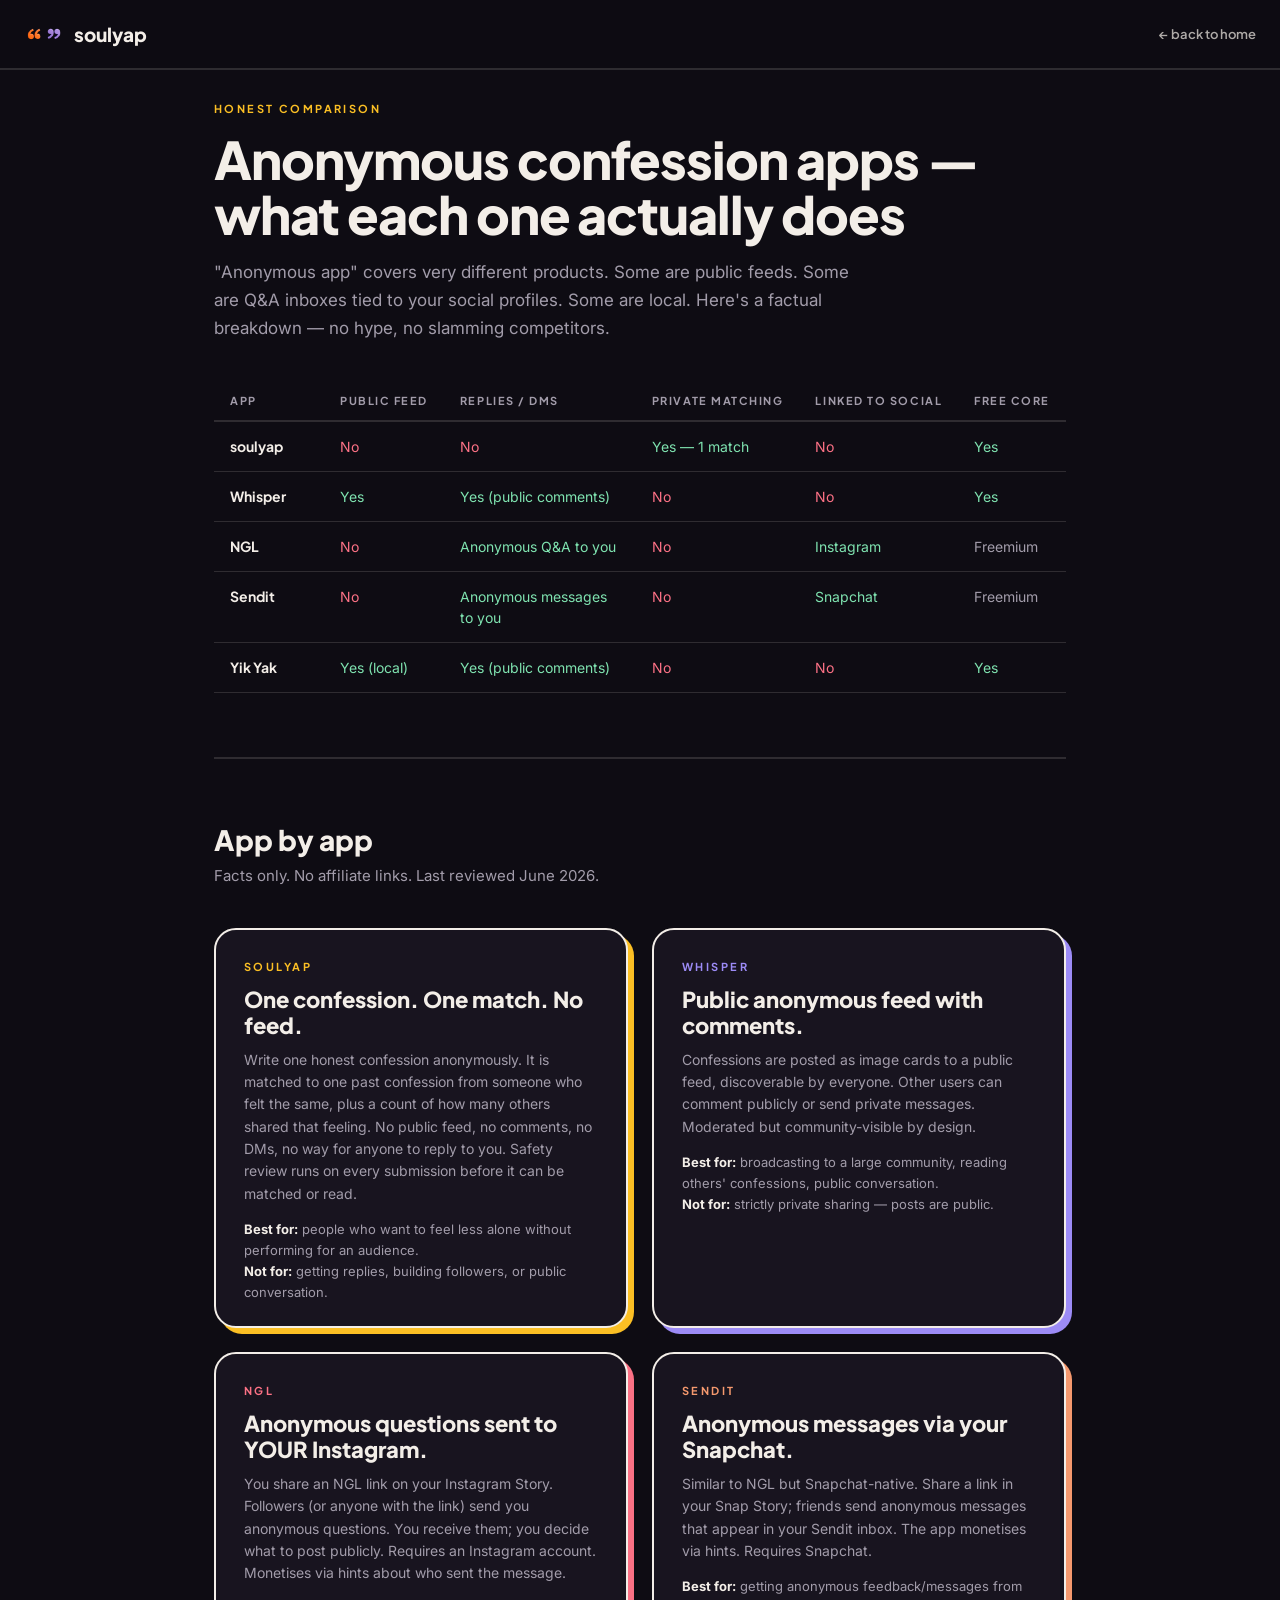
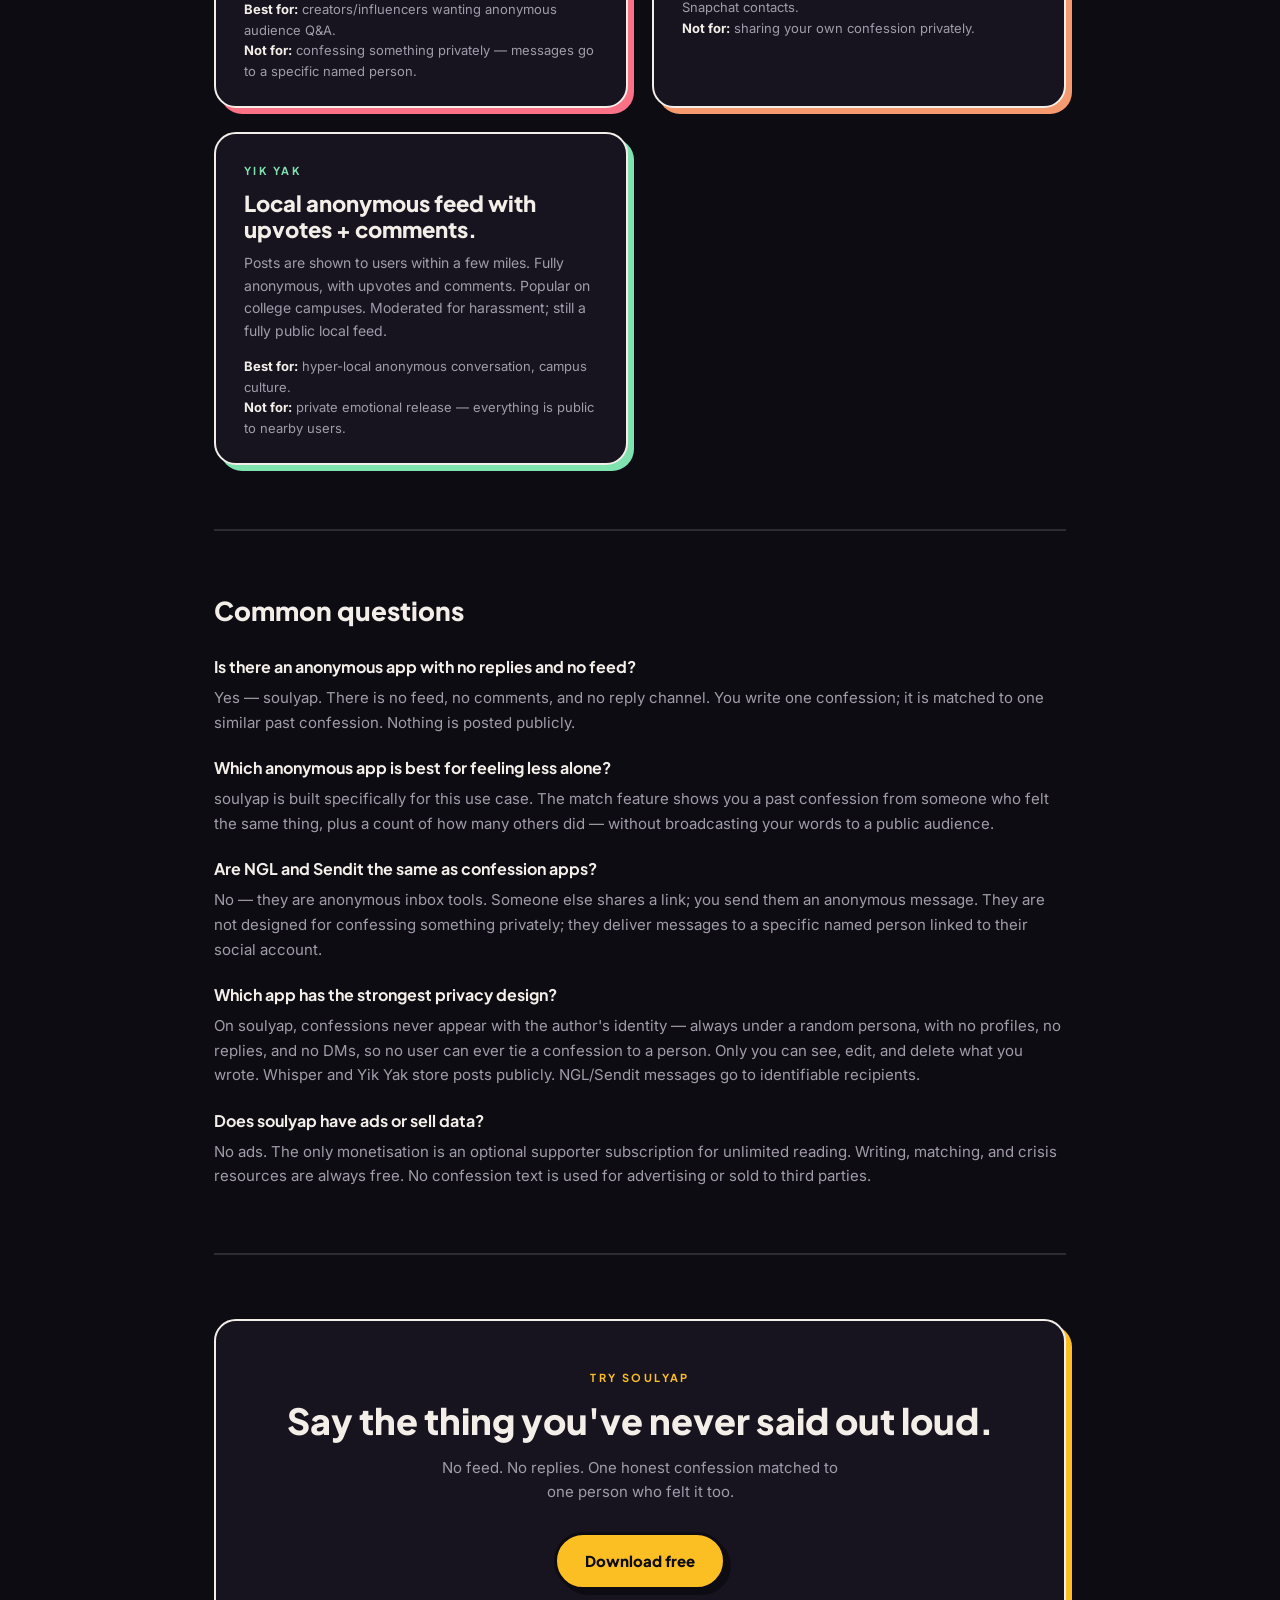
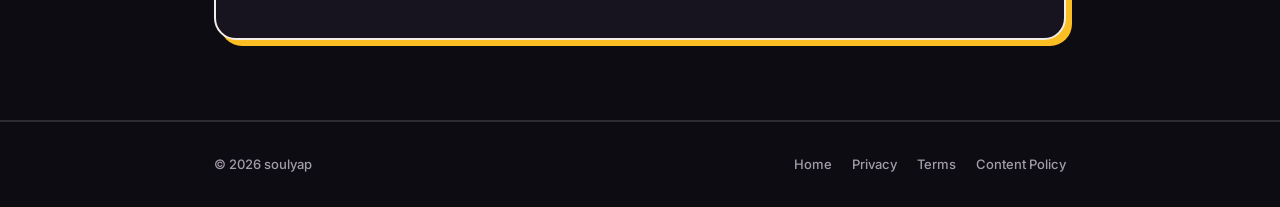
<file: alternatives.html>
<!DOCTYPE html>
<html lang="en">
<head>
<meta charset="UTF-8" />
<meta name="viewport" content="width=device-width, initial-scale=1.0" />
<title>Best Anonymous Confession Apps 2026 — soulyap vs Whisper, NGL, Yik Yak</title>
<meta name="description" content="Honest comparison of anonymous confession and secret-sharing apps: soulyap, Whisper, NGL, Sendit, Yik Yak. What each one actually does — no hype." />
<meta name="robots" content="index, follow" />
<link rel="canonical" href="https://soulyap.me/alternatives.html" />
<meta property="og:type" content="article" />
<meta property="og:url" content="https://soulyap.me/alternatives.html" />
<meta property="og:title" content="Best Anonymous Confession Apps 2026 — Honest Comparison" />
<meta property="og:description" content="soulyap vs Whisper, NGL, Sendit, Yik Yak. What each anonymous app actually does — no feed, no comments, no DMs vs full-public alternatives." />
<meta property="og:image" content="https://soulyap.me/assets/logo.png" />
<meta name="twitter:card" content="summary_large_image" />
<meta name="twitter:title" content="Best Anonymous Confession Apps 2026 — Honest Comparison" />
<meta name="twitter:description" content="soulyap vs Whisper, NGL, Sendit, Yik Yak. Factual, fair breakdown of what each app actually does." />
<meta name="theme-color" content="#0E0C13" />
<link rel="icon" href="assets/favicon.png" />
<link rel="manifest" href="manifest.webmanifest" />
<link rel="preconnect" href="https://fonts.googleapis.com" />
<link rel="preconnect" href="https://fonts.gstatic.com" crossorigin />
<link href="https://fonts.googleapis.com/css2?family=Fraunces:ital,opsz,wght@0,9..144,400;1,9..144,400&family=Plus+Jakarta+Sans:ital,wght@0,500;0,600;0,700;0,800;1,700&family=Inter:wght@400;500;600&display=swap" rel="stylesheet" />
<script type="application/ld+json">
{
  "@context": "https://schema.org",
  "@type": "Article",
  "headline": "Best Anonymous Confession Apps 2026 — Honest Comparison",
  "description": "A factual, fair comparison of soulyap, Whisper, NGL, Sendit, and Yik Yak — what each anonymous app actually does, who it's for, and how they handle safety and privacy.",
  "url": "https://soulyap.me/alternatives.html",
  "publisher": {
    "@type": "Organization",
    "name": "soulyap",
    "url": "https://soulyap.me"
  },
  "mainEntity": {
    "@type": "FAQPage",
    "mainEntity": [
      {
        "@type": "Question",
        "name": "What is the best anonymous confession app?",
        "acceptedAnswer": { "@type": "Answer", "text": "It depends on what you need. soulyap matches you privately to one person who felt the same thing — no public feed. Whisper is a public feed with comments. NGL and Sendit are anonymous Q&A tools linked to Instagram/Snapchat. Yik Yak is a local anonymous feed. Each solves a different problem." }
      },
      {
        "@type": "Question",
        "name": "What is soulyap and how is it different from Whisper?",
        "acceptedAnswer": { "@type": "Answer", "text": "Whisper posts confessions to a public feed visible to anyone; replies are public comments. soulyap has no feed — your confession is matched privately to one past confession from someone who felt similarly. There are no replies, no DMs, and no public posts." }
      },
      {
        "@type": "Question",
        "name": "Is there an anonymous confession app with no replies?",
        "acceptedAnswer": { "@type": "Answer", "text": "Yes — soulyap has no reply channel by design. You write one confession, it is matched to one similar past confession, and you see how many others felt it too. No comments, no DMs, no way for anyone to reply or contact you." }
      },
      {
        "@type": "Question",
        "name": "What anonymous app is best for feeling less alone?",
        "acceptedAnswer": { "@type": "Answer", "text": "soulyap is built specifically for this: its core feature is showing you a matched confession from someone who felt the same thing, plus a count of how many others shared that feeling. The goal is connection through recognition, not broadcasting." }
      }
    ]
  }
}
</script>
<style>
  :root{
    --bg:#0E0C13; --surface:#18141F; --paper:#F3EEE8; --dim:#A29CAA;
    --warm:#F5996E; --cool:#9C8BF6; --pink:#FB7185; --gold:#FBBF24; --mint:#7FE3B0;
    --line:rgba(243,238,232,.14);
    --disp:'Plus Jakarta Sans',system-ui,sans-serif; --sans:'Inter',system-ui,sans-serif;
    --maxw:900px;
  }
  *{box-sizing:border-box;margin:0;padding:0}
  html{scroll-behavior:smooth}
  body{background:var(--bg); color:var(--paper); font-family:var(--sans); -webkit-font-smoothing:antialiased; line-height:1.6; overflow-x:hidden}
  a{color:inherit;text-decoration:none}

  /* nav */
  nav{position:fixed; inset:0 0 auto 0; z-index:60; display:flex; align-items:center; justify-content:space-between; padding:14px 24px; background:rgba(14,12,19,.88); backdrop-filter:blur(14px); border-bottom:2.5px solid var(--line); color:var(--paper)}
  .brand{display:flex; align-items:center; gap:10px; font-family:var(--disp); font-size:19px; font-weight:800}
  .logomark{display:flex; align-items:center}
  .logomark img{height:40px; width:auto; display:block}
  .back{font-family:var(--disp); font-size:13px; font-weight:600; opacity:.7; display:flex; align-items:center; gap:6px}
  .back:hover{opacity:1}

  /* layout */
  .wrap{max-width:var(--maxw); margin:0 auto; padding:0 24px}
  .page{padding:100px 0 80px}
  .eyebrow{font-family:var(--disp); font-size:11px; letter-spacing:.22em; text-transform:uppercase; font-weight:700; color:var(--gold)}

  h1{font-family:var(--disp); font-weight:800; font-size:clamp(30px,5.5vw,52px); line-height:1.06; letter-spacing:-.02em; margin-top:14px}
  h2{font-family:var(--disp); font-weight:800; font-size:22px; line-height:1.2; margin-bottom:10px}
  .lead{font-size:17px; color:var(--dim); line-height:1.65; margin-top:16px; max-width:60ch}

  /* bcard — brutalist card */
  .bcard{background:var(--surface); border:2.5px solid var(--paper); border-radius:22px; box-shadow:6px 6px 0 var(--ac, var(--paper)); padding:28px 28px 24px; transition:transform .12s, box-shadow .12s}
  .bcard:hover{transform:translate(3px,3px); box-shadow:3px 3px 0 var(--ac, var(--paper))}

  /* summary table */
  .table-wrap{overflow-x:auto; margin:40px 0}
  table{width:100%; border-collapse:separate; border-spacing:0; font-size:14px}
  thead th{font-family:var(--disp); font-weight:700; font-size:11px; letter-spacing:.14em; text-transform:uppercase; color:var(--dim); padding:10px 16px; border-bottom:2px solid var(--line); text-align:left; white-space:nowrap}
  thead th:first-child{min-width:110px}
  tbody tr:hover td{background:rgba(243,238,232,.03)}
  tbody td{padding:14px 16px; border-bottom:1px solid var(--line); vertical-align:top; line-height:1.5}
  tbody td:first-child{font-family:var(--disp); font-weight:700; white-space:nowrap}
  .yes{color:var(--mint)}
  .no{color:var(--pink)}
  .na{color:var(--dim)}

  /* app cards grid */
  .cards{display:grid; grid-template-columns:repeat(auto-fill, minmax(280px,1fr)); gap:24px; margin-top:40px}

  /* section divider */
  .divider{height:2px; background:var(--line); margin:64px 0}

  /* bottom cta */
  .cta-card{--ac:var(--gold); text-align:center; padding:48px 32px}
  .btn{display:inline-flex; align-items:center; gap:10px; background:var(--gold); color:var(--bg); font-family:var(--disp); font-weight:800; font-size:15px; padding:14px 28px; border-radius:999px; border:3px solid var(--bg); box-shadow:5px 5px 0 var(--bg); transition:transform .12s, box-shadow .12s}
  .btn:hover{transform:translate(2px,2px); box-shadow:3px 3px 0 var(--bg)}

  /* footer */
  footer{border-top:2px solid var(--line); padding:32px 0; color:var(--dim); font-size:13px; font-weight:500}
  .foot-row{display:flex; justify-content:space-between; align-items:center; gap:16px; flex-wrap:wrap}
  .foot-links{display:flex; gap:20px}
  .foot-links a:hover{color:var(--paper)}

  @media(max-width:600px){ h1{font-size:28px} .cards{grid-template-columns:1fr} }
</style>
</head>
<body>

<nav>
  <a class="brand" href="/">
    <span class="logomark"><img src="assets/logo-transparent.png" alt="soulyap logo" /></span>
    soulyap
  </a>
  <a class="back" href="/">← back to home</a>
</nav>

<main class="page">
<div class="wrap">

  <p class="eyebrow">Honest comparison</p>
  <h1>Anonymous confession apps — what each one actually does</h1>
  <p class="lead">
    "Anonymous app" covers very different products. Some are public feeds.
    Some are Q&amp;A inboxes tied to your social profiles. Some are local.
    Here's a factual breakdown — no hype, no slamming competitors.
  </p>

  <!-- Summary table -->
  <div class="table-wrap">
    <table>
      <thead>
        <tr>
          <th>App</th>
          <th>Public feed</th>
          <th>Replies / DMs</th>
          <th>Private matching</th>
          <th>Linked to social</th>
          <th>Free core</th>
        </tr>
      </thead>
      <tbody>
        <tr>
          <td>soulyap</td>
          <td class="no">No</td>
          <td class="no">No</td>
          <td class="yes">Yes — 1 match</td>
          <td class="no">No</td>
          <td class="yes">Yes</td>
        </tr>
        <tr>
          <td>Whisper</td>
          <td class="yes">Yes</td>
          <td class="yes">Yes (public comments)</td>
          <td class="no">No</td>
          <td class="no">No</td>
          <td class="yes">Yes</td>
        </tr>
        <tr>
          <td>NGL</td>
          <td class="no">No</td>
          <td class="yes">Anonymous Q&amp;A to you</td>
          <td class="no">No</td>
          <td class="yes">Instagram</td>
          <td class="na">Freemium</td>
        </tr>
        <tr>
          <td>Sendit</td>
          <td class="no">No</td>
          <td class="yes">Anonymous messages to you</td>
          <td class="no">No</td>
          <td class="yes">Snapchat</td>
          <td class="na">Freemium</td>
        </tr>
        <tr>
          <td>Yik Yak</td>
          <td class="yes">Yes (local)</td>
          <td class="yes">Yes (public comments)</td>
          <td class="no">No</td>
          <td class="no">No</td>
          <td class="yes">Yes</td>
        </tr>
      </tbody>
    </table>
  </div>

  <div class="divider"></div>

  <!-- Per-app cards -->
  <h2 style="font-size:28px; margin-bottom:8px">App by app</h2>
  <p style="color:var(--dim); font-size:15px; margin-bottom:8px">Facts only. No affiliate links. Last reviewed June 2026.</p>

  <div class="cards">

    <div class="bcard" style="--ac:var(--gold)">
      <p class="eyebrow" style="color:var(--gold); margin-bottom:10px">soulyap</p>
      <h2>One confession. One match. No feed.</h2>
      <p style="color:var(--dim); font-size:14px; margin-top:8px; line-height:1.6">
        Write one honest confession anonymously. It is matched to one past confession from someone who felt the same, plus a count of how many others shared that feeling. No public feed, no comments, no DMs, no way for anyone to reply to you. Safety review runs on every submission before it can be matched or read.
      </p>
      <p style="margin-top:14px; font-size:13px; color:var(--dim)">
        <strong style="color:var(--paper)">Best for:</strong> people who want to feel less alone without performing for an audience.<br>
        <strong style="color:var(--paper)">Not for:</strong> getting replies, building followers, or public conversation.
      </p>
    </div>

    <div class="bcard" style="--ac:var(--cool)">
      <p class="eyebrow" style="color:var(--cool); margin-bottom:10px">Whisper</p>
      <h2>Public anonymous feed with comments.</h2>
      <p style="color:var(--dim); font-size:14px; margin-top:8px; line-height:1.6">
        Confessions are posted as image cards to a public feed, discoverable by everyone. Other users can comment publicly or send private messages. Moderated but community-visible by design.
      </p>
      <p style="margin-top:14px; font-size:13px; color:var(--dim)">
        <strong style="color:var(--paper)">Best for:</strong> broadcasting to a large community, reading others' confessions, public conversation.<br>
        <strong style="color:var(--paper)">Not for:</strong> strictly private sharing — posts are public.
      </p>
    </div>

    <div class="bcard" style="--ac:var(--pink)">
      <p class="eyebrow" style="color:var(--pink); margin-bottom:10px">NGL</p>
      <h2>Anonymous questions sent to YOUR Instagram.</h2>
      <p style="color:var(--dim); font-size:14px; margin-top:8px; line-height:1.6">
        You share an NGL link on your Instagram Story. Followers (or anyone with the link) send you anonymous questions. You receive them; you decide what to post publicly. Requires an Instagram account. Monetises via hints about who sent the message.
      </p>
      <p style="margin-top:14px; font-size:13px; color:var(--dim)">
        <strong style="color:var(--paper)">Best for:</strong> creators/influencers wanting anonymous audience Q&amp;A.<br>
        <strong style="color:var(--paper)">Not for:</strong> confessing something privately — messages go to a specific named person.
      </p>
    </div>

    <div class="bcard" style="--ac:var(--warm)">
      <p class="eyebrow" style="color:var(--warm); margin-bottom:10px">Sendit</p>
      <h2>Anonymous messages via your Snapchat.</h2>
      <p style="color:var(--dim); font-size:14px; margin-top:8px; line-height:1.6">
        Similar to NGL but Snapchat-native. Share a link in your Snap Story; friends send anonymous messages that appear in your Sendit inbox. The app monetises via hints. Requires Snapchat.
      </p>
      <p style="margin-top:14px; font-size:13px; color:var(--dim)">
        <strong style="color:var(--paper)">Best for:</strong> getting anonymous feedback/messages from Snapchat contacts.<br>
        <strong style="color:var(--paper)">Not for:</strong> sharing your own confession privately.
      </p>
    </div>

    <div class="bcard" style="--ac:var(--mint)">
      <p class="eyebrow" style="color:var(--mint); margin-bottom:10px">Yik Yak</p>
      <h2>Local anonymous feed with upvotes + comments.</h2>
      <p style="color:var(--dim); font-size:14px; margin-top:8px; line-height:1.6">
        Posts are shown to users within a few miles. Fully anonymous, with upvotes and comments. Popular on college campuses. Moderated for harassment; still a fully public local feed.
      </p>
      <p style="margin-top:14px; font-size:13px; color:var(--dim)">
        <strong style="color:var(--paper)">Best for:</strong> hyper-local anonymous conversation, campus culture.<br>
        <strong style="color:var(--paper)">Not for:</strong> private emotional release — everything is public to nearby users.
      </p>
    </div>

  </div>

  <div class="divider"></div>

  <!-- FAQ -->
  <h2 style="font-size:26px; margin-bottom:28px">Common questions</h2>

  <div style="display:flex; flex-direction:column; gap:20px">

    <div>
      <p style="font-family:var(--disp); font-weight:700; font-size:16px; margin-bottom:6px">Is there an anonymous app with no replies and no feed?</p>
      <p style="color:var(--dim); font-size:15px; line-height:1.65">Yes — soulyap. There is no feed, no comments, and no reply channel. You write one confession; it is matched to one similar past confession. Nothing is posted publicly.</p>
    </div>

    <div>
      <p style="font-family:var(--disp); font-weight:700; font-size:16px; margin-bottom:6px">Which anonymous app is best for feeling less alone?</p>
      <p style="color:var(--dim); font-size:15px; line-height:1.65">soulyap is built specifically for this use case. The match feature shows you a past confession from someone who felt the same thing, plus a count of how many others did — without broadcasting your words to a public audience.</p>
    </div>

    <div>
      <p style="font-family:var(--disp); font-weight:700; font-size:16px; margin-bottom:6px">Are NGL and Sendit the same as confession apps?</p>
      <p style="color:var(--dim); font-size:15px; line-height:1.65">No — they are anonymous inbox tools. Someone else shares a link; you send them an anonymous message. They are not designed for confessing something privately; they deliver messages to a specific named person linked to their social account.</p>
    </div>

    <div>
      <p style="font-family:var(--disp); font-weight:700; font-size:16px; margin-bottom:6px">Which app has the strongest privacy design?</p>
      <p style="color:var(--dim); font-size:15px; line-height:1.65">On soulyap, confessions never appear with the author's identity — always under a random persona, with no profiles, no replies, and no DMs, so no user can ever tie a confession to a person. Only you can see, edit, and delete what you wrote. Whisper and Yik Yak store posts publicly. NGL/Sendit messages go to identifiable recipients.</p>
    </div>

    <div>
      <p style="font-family:var(--disp); font-weight:700; font-size:16px; margin-bottom:6px">Does soulyap have ads or sell data?</p>
      <p style="color:var(--dim); font-size:15px; line-height:1.65">No ads. The only monetisation is an optional supporter subscription for unlimited reading. Writing, matching, and crisis resources are always free. No confession text is used for advertising or sold to third parties.</p>
    </div>

  </div>

  <div class="divider"></div>

  <!-- CTA -->
  <div class="bcard cta-card">
    <p class="eyebrow" style="margin-bottom:14px">try soulyap</p>
    <p style="font-family:var(--disp); font-weight:800; font-size:clamp(22px,4vw,36px); line-height:1.1; margin-bottom:16px">
      Say the thing you've never said out loud.
    </p>
    <p style="color:var(--dim); font-size:15px; max-width:46ch; margin:0 auto 28px">
      No feed. No replies. One honest confession matched to one person who felt it too.
    </p>
    <a class="btn" href="/#get">Download free</a>
  </div>

</div>
</main>

<footer>
  <div class="wrap">
    <div class="foot-row">
      <span>© 2026 soulyap</span>
      <div class="foot-links">
        <a href="/">Home</a>
        <a href="/privacy.html">Privacy</a>
        <a href="/terms.html">Terms</a>
        <a href="/content-policy.html">Content Policy</a>
      </div>
    </div>
  </div>
</footer>

</body>
</html>
</file>
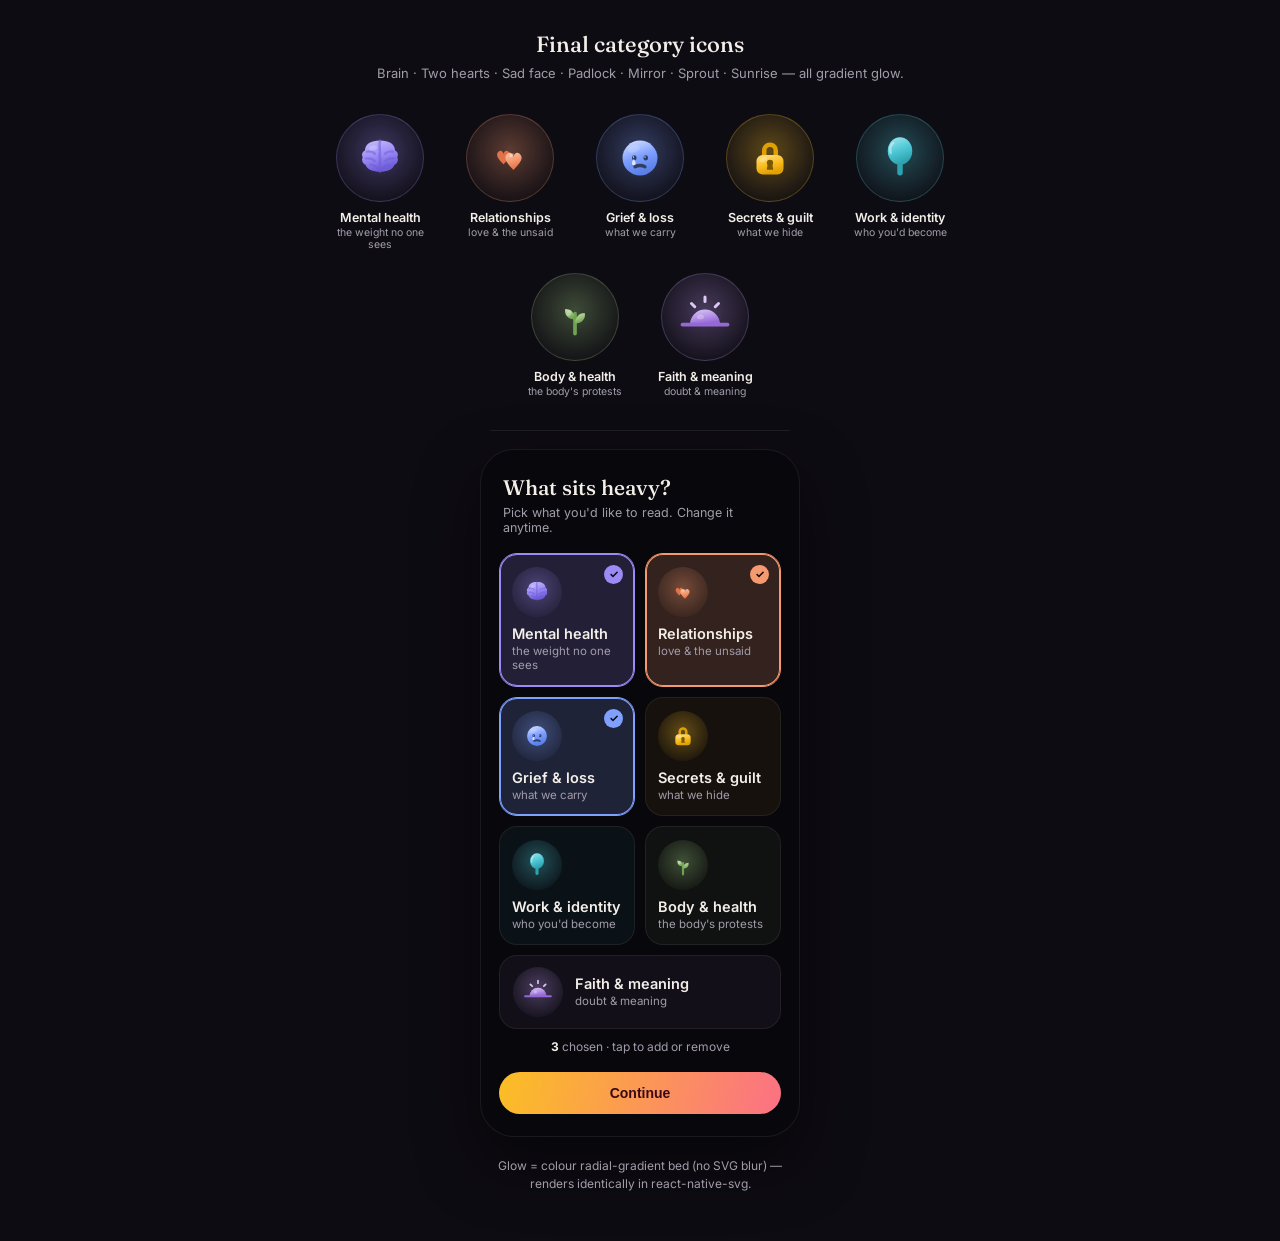
<file: categories.html>
<!DOCTYPE html>
<html lang="en">
<head>
<meta charset="UTF-8" />
<meta name="viewport" content="width=device-width, initial-scale=1.0" />
<title>soulyap — final category icons (gradient glow)</title>
<link rel="preconnect" href="https://fonts.googleapis.com" />
<link rel="preconnect" href="https://fonts.gstatic.com" crossorigin />
<link href="https://fonts.googleapis.com/css2?family=Fraunces:ital,opsz,wght@0,9..144,400;0,9..144,500&family=Inter:wght@400;500;600;700&display=swap" rel="stylesheet" />
<style>
  :root{--ink:#0E0C13;--paper:#F3EEE8;--dim:#A29CAA;--serif:'Fraunces',Georgia,serif;--sans:'Inter',system-ui,sans-serif}
  *{box-sizing:border-box;margin:0;padding:0}
  body{background:#0E0C13;color:var(--paper);font-family:var(--sans);min-height:100vh;display:flex;flex-direction:column;align-items:center;gap:6px;padding:30px 16px 48px}
  h1{font-family:var(--serif);font-weight:500;font-size:22px}
  .note{font-size:13px;color:var(--dim);max-width:560px;text-align:center;line-height:1.5}
  .note b{color:var(--paper)}
  .swatches{display:flex;flex-wrap:wrap;gap:22px 26px;justify-content:center;max-width:760px;padding:24px 12px 8px}
  .sw{display:flex;flex-direction:column;align-items:center;gap:9px;width:104px}
  .disc{width:88px;height:88px;border-radius:50%;display:grid;place-items:center;border:1px solid var(--ring)}
  .sw .lab{font-size:12.5px;font-weight:600;text-align:center;line-height:1.15}
  .sw .lab span{display:block;font-weight:400;color:var(--dim);font-size:10.5px;margin-top:2px}
  hr{border:none;border-top:1px solid rgba(243,238,232,.08);width:300px;margin:18px 0 4px}
  .phone{width:320px;border-radius:34px;background:#08070b;border:1px solid rgba(243,238,232,.08);box-shadow:0 26px 60px rgba(0,0,0,.55);padding:26px 18px 22px;margin-top:8px}
  .head{font-family:var(--serif);font-weight:500;font-size:21px;line-height:1.12;padding:0 4px}
  .subhead{font-size:12.5px;color:var(--dim);margin-top:5px;padding:0 4px}
  .grid{display:grid;grid-template-columns:1fr 1fr;gap:10px;margin-top:18px}
  .a-card{background:var(--tint);border:1.5px solid rgba(243,238,232,.07);border-radius:18px;padding:13px 12px;min-height:96px;display:flex;flex-direction:column;gap:9px;position:relative;cursor:pointer;transition:.16s;-webkit-tap-highlight-color:transparent}
  .a-card.wide{grid-column:1 / -1;min-height:0;flex-direction:row;align-items:center;gap:12px;padding:11px 13px}
  .a-card.on{border-color:var(--c);background:var(--tintOn);box-shadow:0 0 0 1px var(--c) inset}
  .badge{width:50px;height:50px;border-radius:50%;display:grid;place-items:center;flex:0 0 auto}
  .a-label{font-size:14.5px;font-weight:600;line-height:1.1;color:var(--paper)}
  .a-hint{font-size:11.5px;color:var(--dim);line-height:1.25;margin-top:2px}
  .check{position:absolute;top:11px;right:11px;width:19px;height:19px;border-radius:50%;display:grid;place-items:center;font-size:11px;font-weight:700;color:var(--ink);background:var(--c);opacity:0;transform:scale(.6);transition:.16s}
  .a-card.on .check{opacity:1;transform:scale(1)}
  .a-card.wide .check{top:50%;margin-top:-9.5px}
  .cta{margin-top:18px;width:100%;border:none;border-radius:999px;padding:13px 0;font-weight:600;font-size:14px;color:#3A0A14;background:linear-gradient(105deg,#FBBF24,#FB7185)}
  .hintbar{font-size:12px;color:var(--dim);text-align:center;margin-top:10px}
  .hintbar b{color:var(--paper)}
  .cap{font-size:12px;color:var(--dim);margin-top:14px;text-align:center;max-width:300px;line-height:1.5}
</style>
</head>
<body>
  <h1>Final category icons</h1>
  <p class="note">Brain · Two hearts · Sad face · Padlock · Mirror · Sprout · Sunrise — all gradient glow.</p>

  <div class="swatches" id="swatches"></div>
  <hr/>

  <div class="phone">
    <div class="head">What sits heavy?</div>
    <div class="subhead">Pick what you'd like to read. Change it anytime.</div>
    <div class="grid" id="picker"></div>
    <div class="hintbar"><b id="cnt">3</b> chosen · tap to add or remove</div>
    <button class="cta">Continue</button>
  </div>
  <div class="cap">Glow = colour radial-gradient bed (no SVG blur) — renders identically in react-native-svg.</div>

<script>
  const hexA=(h,a)=>{const n=parseInt(h.slice(1),16);return `rgba(${n>>16&255},${n>>8&255},${n&255},${a})`;};
  const HP="M0 3.6 C -2.6 1 -3.6 -0.6 -2.1 -2 C -1.1 -2.9 0 -1.8 0 -0.7 C 0 -1.8 1.1 -2.9 2.1 -2 C 3.6 -0.6 2.6 1 0 3.6 Z";
  const DROP="M0 -1.8 C1.3 -0.2 1.3 1.5 0 1.5 C-1.3 1.5 -1.3 -0.2 0 -1.8 Z";
  const SHK="M8.8 11.2 L8.8 9 A3.2 3.2 0 0 1 15.2 9 L15.2 11.2 L13.4 11.2 L13.4 9 A1.4 1.4 0 0 0 10.6 9 L10.6 11.2 Z";
  const BRAIN="M6 9 C6 6.4 8.4 5 12 5 C15.6 5 18 6.4 18 9 C19.1 9.4 19.5 10.7 18.9 11.7 C19.5 12.7 19 14.3 17.8 14.7 C17.3 16.5 14.9 17.5 12 17.5 C9.1 17.5 6.7 16.5 6.2 14.7 C5 14.3 4.5 12.7 5.1 11.7 C4.5 10.7 4.9 9.4 6 9 Z";

  const F = {
    brain:(g,P)=>`
      <path d="${BRAIN}" fill="url(#${g})"/>
      <path d="M12 5 C11.3 7.6 12.5 9 11.8 11 C12.5 13 11.5 15.2 12 17.5" stroke="${P.d}" stroke-width="1" fill="none" stroke-linecap="round" opacity=".55"/>
      <path d="M6.7 9.5 q2.1 -.5 3.3 .8 M6.3 12.2 q2.3 -.3 3.6 1 M8.1 14.7 q1.9 .1 2.9 1.3" stroke="${P.d}" stroke-width=".85" fill="none" stroke-linecap="round" opacity=".5"/>
      <path d="M17.3 9.5 q-2.1 -.5 -3.3 .8 M17.7 12.2 q-2.3 -.3 -3.6 1 M15.9 14.7 q-1.9 .1 -2.9 1.3" stroke="${P.d}" stroke-width=".85" fill="none" stroke-linecap="round" opacity=".5"/>
      <ellipse cx="9.2" cy="8" rx="1.7" ry="1" fill="#fff" opacity=".22" transform="rotate(-16 9.2 8)"/>`,
    hearts:(g,P)=>`
      <g transform="translate(9.4 11.2) scale(.92)"><path d="${HP}" fill="${P.d}"/></g>
      <g transform="translate(13.4 12.6) scale(1.16)"><path d="${HP}" fill="url(#${g})"/></g>
      <ellipse cx="12.7" cy="10.9" rx="1" ry=".6" fill="#fff" opacity=".4" transform="rotate(-28 12.7 10.9)"/>`,
    sadface:(g,P)=>`
      <circle cx="12" cy="12" r="7" fill="url(#${g})"/>
      <ellipse cx="9.6" cy="8.4" rx="2.4" ry="1.4" fill="#fff" opacity=".16" transform="rotate(-18 9.6 8.4)"/>
      <ellipse cx="9.7" cy="11.9" rx=".9" ry="1.05" fill="${P.f}"/>
      <ellipse cx="14.3" cy="11.9" rx=".9" ry="1.05" fill="${P.f}"/>
      <circle cx="9.4" cy="11.6" r=".28" fill="#fff" opacity=".85"/>
      <circle cx="14" cy="11.6" r=".28" fill="#fff" opacity=".85"/>
      <path d="M10 15.5 Q12 14.5 14 15.5" stroke="${P.f}" stroke-width="1.3" fill="none" stroke-linecap="round"/>
      <g transform="translate(9.5 13.7) scale(.75)" fill="${P.l}"><path d="${DROP}"/></g>`,
    lock:(g,P)=>`
      <path d="${SHK}" fill="${P.d}"/>
      <rect x="6.6" y="10.8" width="10.8" height="7.8" rx="2.5" fill="url(#${g})"/>
      <ellipse cx="9.4" cy="12.7" rx="1.5" ry=".95" fill="#fff" opacity=".25" transform="rotate(-28 9.4 12.7)"/>
      <circle cx="12" cy="13.9" r="1.25" fill="${P.k}"/>
      <path d="M11.1 14.3 L12.9 14.3 L13.3 16.7 L10.7 16.7 Z" fill="${P.k}"/>`,
    mirror:(g,P)=>`
      <rect x="10.9" y="13.4" width="2.2" height="5.6" rx="1.1" fill="${P.d}"/>
      <ellipse cx="12" cy="9.2" rx="4.9" ry="5.5" fill="url(#${g})"/>
      <path d="M9.2 6 A4 4 0 0 0 8.3 10" stroke="#fff" stroke-width="1" fill="none" opacity=".4" stroke-linecap="round"/>`,
    sprout:(g,P)=>`
      <path d="M12 18.6 V10.6" stroke="${P.d}" stroke-width="1.5" stroke-linecap="round"/>
      <path d="M12 13 C9.2 13 7.6 11 8.1 8.8 C10.6 8.8 12 10.8 12 13 Z" fill="url(#${g})"/>
      <path d="M12 14.6 C14.8 14.6 16.4 12.6 15.9 10.4 C13.4 10.4 12 12.4 12 14.6 Z" fill="url(#${g})"/>
      <ellipse cx="9.6" cy="10.4" rx=".9" ry="1.4" fill="#fff" opacity=".25" transform="rotate(30 9.6 10.4)"/>`,
    sunrise:(g,P)=>`
      <path d="M6 15 A6 6 0 0 1 18 15 Z" fill="url(#${g})"/>
      <path d="M3 15 H21" stroke="${P.d}" stroke-width="1.5" stroke-linecap="round"/>
      <path d="M12 4 V5.8 M6.6 6.6 L7.9 7.9 M17.4 6.6 L16.1 7.9" stroke="${P.l}" stroke-width="1.2" stroke-linecap="round"/>
      <ellipse cx="10.2" cy="12" rx="1.4" ry="1" fill="#fff" opacity=".25"/>`,
  };

  const CATS=[
    { id:'mental_health', key:'brain',   label:'Mental health', hint:'the weight no one sees', P:{c:'#9C8BF6',d:'#6E5CD8',l:'#C9C0FA'} },
    { id:'relationships', key:'hearts',  label:'Relationships', hint:'love & the unsaid',     P:{c:'#F5996E',d:'#E0734A',l:'#FBC7AE'} },
    { id:'grief',         key:'sadface', label:'Grief & loss',   hint:'what we carry',          P:{c:'#7FA0FF',d:'#5A7FE8',l:'#DCE6FF',f:'#2F3E66'} },
    { id:'secrets',       key:'lock',    label:'Secrets & guilt',hint:'what we hide',           P:{c:'#FBBF24',d:'#E0A000',l:'#FDE08A',k:'#7A5800'} },
    { id:'work_identity', key:'mirror',  label:'Work & identity',hint:"who you'd become",       P:{c:'#4FC8D6',d:'#2EA3B0',l:'#A6E7EE'} },
    { id:'body_health',   key:'sprout',  label:'Body & health',  hint:"the body's protests",    P:{c:'#9BC47E',d:'#6FA251',l:'#C7E0B2'} },
    { id:'faith_meaning', key:'sunrise', label:'Faith & meaning',hint:'doubt & meaning',        P:{c:'#B795E8',d:'#9568D6',l:'#DBC9F4'} },
  ];

  function svg(cat,px,uid){
    const g='g'+uid; const P=cat.P;
    const defs=`<linearGradient id="${g}" x1="0" y1="0" x2=".35" y2="1"><stop offset="0%" stop-color="${P.l}"/><stop offset="55%" stop-color="${P.c}"/><stop offset="100%" stop-color="${P.d}"/></linearGradient>`;
    return `<svg width="${px}" height="${px}" viewBox="0 0 24 24" xmlns="http://www.w3.org/2000/svg"><defs>${defs}</defs>${F[cat.key](g,P)}</svg>`;
  }
  const glowBed=(c)=>`radial-gradient(circle at 50% 42%, ${hexA(c,.34)}, ${hexA(c,.06)} 72%)`;

  const sw=document.getElementById('swatches');
  CATS.forEach((c,i)=>{
    const el=document.createElement('div');el.className='sw';
    el.style.setProperty('--ring',hexA(c.P.c,.25));
    el.innerHTML=`<div class="disc" style="background:${glowBed(c.P.c)}">${svg(c,60,'s'+i)}</div><div class="lab">${c.label}<span>${c.hint}</span></div>`;
    sw.appendChild(el);
  });

  const picker=document.getElementById('picker');
  const chosen=new Set(['mental_health','relationships','grief']);
  const cnt=document.getElementById('cnt');
  CATS.forEach((c,i)=>{
    const on=chosen.has(c.id);
    const d=document.createElement('div');
    d.className='a-card'+(i===6?' wide':'')+(on?' on':'');
    d.style.setProperty('--c',c.P.c);
    d.style.setProperty('--tint',hexA(c.P.c,.06));
    d.style.setProperty('--tintOn',hexA(c.P.c,.18));
    d.innerHTML=`<div class="badge" style="background:${glowBed(c.P.c)}">${svg(c,34,'p'+i)}</div><div><div class="a-label">${c.label}</div><div class="a-hint">${c.hint}</div></div><div class="check">✓</div>`;
    d.onclick=()=>{ if(chosen.has(c.id)){chosen.delete(c.id);d.classList.remove('on');} else {chosen.add(c.id);d.classList.add('on');} cnt.textContent=chosen.size; };
    picker.appendChild(d);
  });
</script>
</body>
</html>
</file>
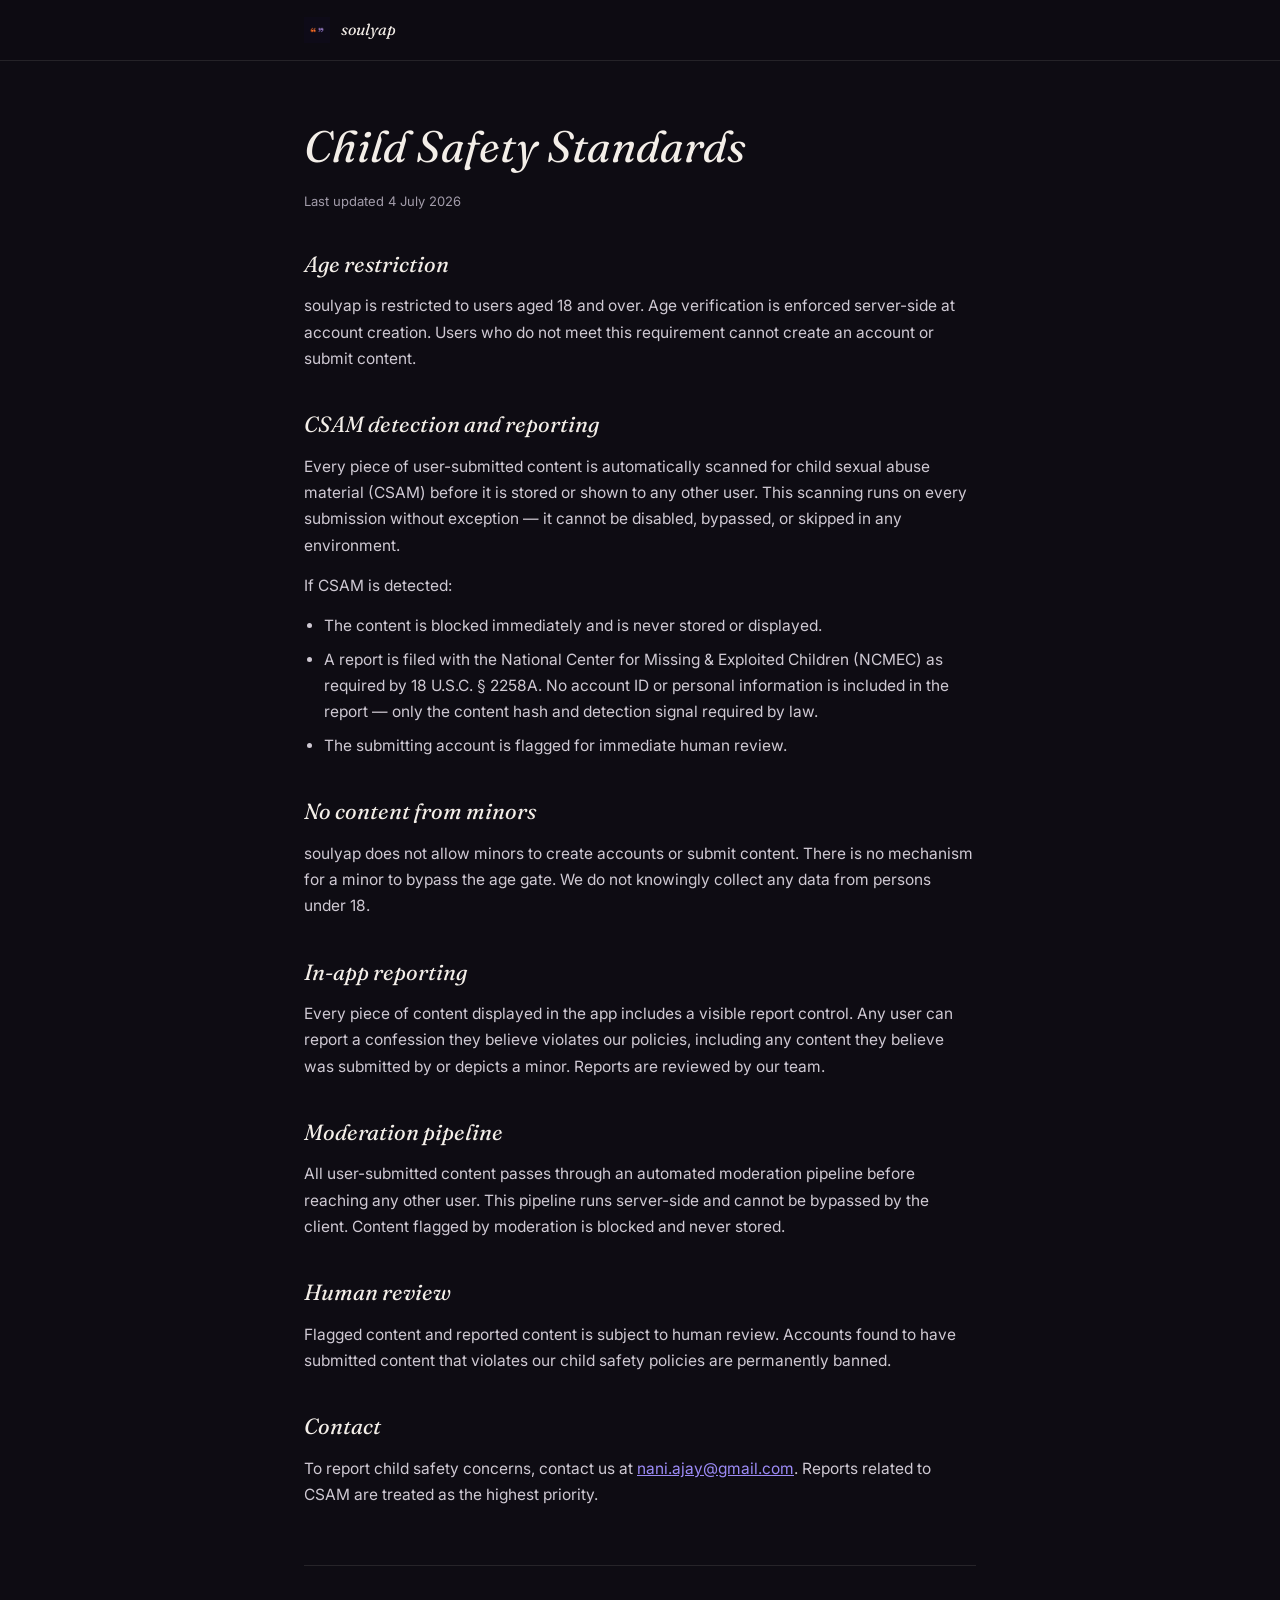
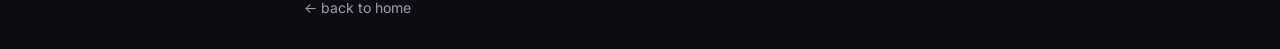
<file: child-safety.html>
<!DOCTYPE html>
<html lang="en">
<head>
<meta charset="utf-8" />
<meta name="viewport" content="width=device-width, initial-scale=1" />
<title>Child Safety Standards — soulyap</title>
<meta name="theme-color" content="#0E0C13" />
<link rel="icon" href="assets/favicon.png" />
<link rel="preconnect" href="https://fonts.gstatic.com" crossorigin />
<link href="https://fonts.googleapis.com/css2?family=Fraunces:ital@0;1&family=Inter:wght@400;600&display=swap" rel="stylesheet" />
<link rel="stylesheet" href="legal.css" />
</head>
<body>
<nav><div class="wrap nav-in"><a href="index.html" style="display:flex;align-items:center;gap:11px;text-decoration:none;color:inherit"><img src="assets/logo.png" alt="" /><span>soulyap</span></a></div></nav>
<main class="wrap">
  <h1>Child Safety Standards</h1>
  <p class="upd">Last updated 4 July 2026</p>

  <h2>Age restriction</h2>
  <p>soulyap is restricted to users aged 18 and over. Age verification is enforced server-side at account creation. Users who do not meet this requirement cannot create an account or submit content.</p>

  <h2>CSAM detection and reporting</h2>
  <p>Every piece of user-submitted content is automatically scanned for child sexual abuse material (CSAM) before it is stored or shown to any other user. This scanning runs on every submission without exception — it cannot be disabled, bypassed, or skipped in any environment.</p>
  <p>If CSAM is detected:</p>
  <ul>
    <li>The content is blocked immediately and is never stored or displayed.</li>
    <li>A report is filed with the National Center for Missing &amp; Exploited Children (NCMEC) as required by 18 U.S.C. § 2258A. No account ID or personal information is included in the report — only the content hash and detection signal required by law.</li>
    <li>The submitting account is flagged for immediate human review.</li>
  </ul>

  <h2>No content from minors</h2>
  <p>soulyap does not allow minors to create accounts or submit content. There is no mechanism for a minor to bypass the age gate. We do not knowingly collect any data from persons under 18.</p>

  <h2>In-app reporting</h2>
  <p>Every piece of content displayed in the app includes a visible report control. Any user can report a confession they believe violates our policies, including any content they believe was submitted by or depicts a minor. Reports are reviewed by our team.</p>

  <h2>Moderation pipeline</h2>
  <p>All user-submitted content passes through an automated moderation pipeline before reaching any other user. This pipeline runs server-side and cannot be bypassed by the client. Content flagged by moderation is blocked and never stored.</p>

  <h2>Human review</h2>
  <p>Flagged content and reported content is subject to human review. Accounts found to have submitted content that violates our child safety policies are permanently banned.</p>

  <h2>Contact</h2>
  <p>To report child safety concerns, contact us at <a href="mailto:nani.ajay@gmail.com">nani.ajay@gmail.com</a>. Reports related to CSAM are treated as the highest priority.</p>

  <footer><a class="back" href="index.html">← back to home</a></footer>
</main>
</body>
</html>
</file>
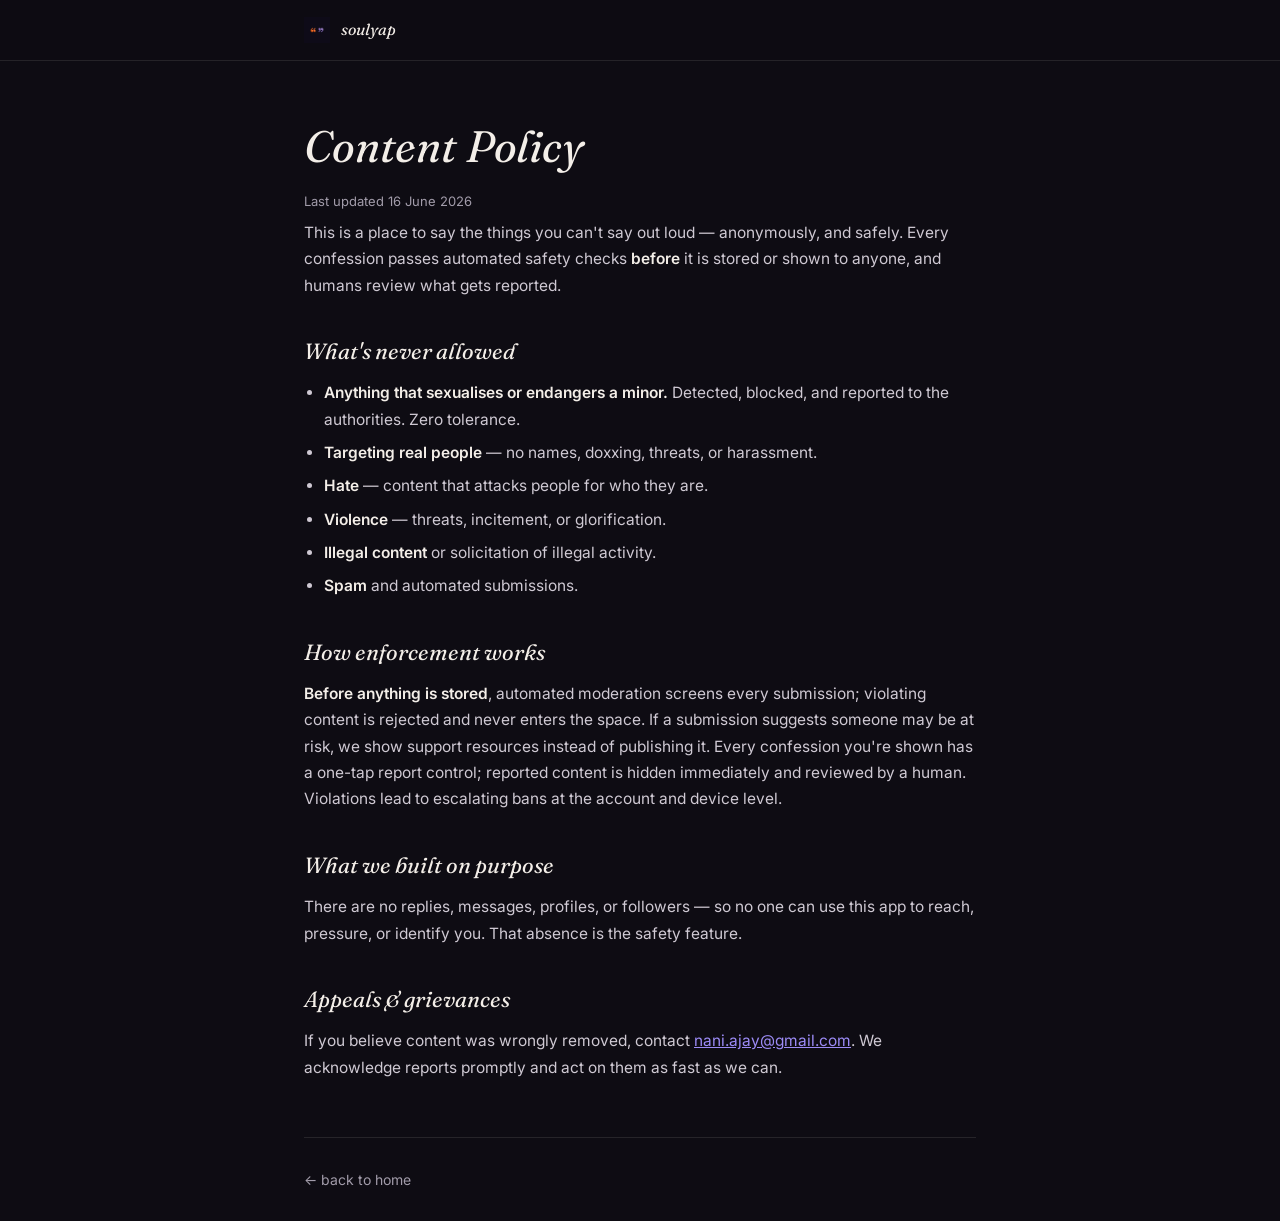
<file: content-policy.html>
<!DOCTYPE html>
<html lang="en">
<head>
<meta charset="utf-8" />
<meta name="viewport" content="width=device-width, initial-scale=1" />
<title>Content Policy — soulyap</title>
<meta name="theme-color" content="#0E0C13" />
<link rel="icon" href="assets/favicon.png" />
<link rel="preconnect" href="https://fonts.gstatic.com" crossorigin />
<link href="https://fonts.googleapis.com/css2?family=Fraunces:ital@0;1&family=Inter:wght@400;600&display=swap" rel="stylesheet" />
<link rel="stylesheet" href="legal.css" />
</head>
<body>
<nav><div class="wrap nav-in"><a href="index.html" style="display:flex;align-items:center;gap:11px;text-decoration:none;color:inherit"><img src="assets/logo.png" alt="" /><span>soulyap</span></a></div></nav>
<main class="wrap">
  <h1>Content Policy</h1>
  <p class="upd">Last updated 16 June 2026</p>

  <p>This is a place to say the things you can't say out loud — anonymously, and safely. Every confession passes automated safety checks <strong>before</strong> it is stored or shown to anyone, and humans review what gets reported.</p>

  <h2>What's never allowed</h2>
  <ul>
    <li><strong>Anything that sexualises or endangers a minor.</strong> Detected, blocked, and reported to the authorities. Zero tolerance.</li>
    <li><strong>Targeting real people</strong> — no names, doxxing, threats, or harassment.</li>
    <li><strong>Hate</strong> — content that attacks people for who they are.</li>
    <li><strong>Violence</strong> — threats, incitement, or glorification.</li>
    <li><strong>Illegal content</strong> or solicitation of illegal activity.</li>
    <li><strong>Spam</strong> and automated submissions.</li>
  </ul>

  <h2>How enforcement works</h2>
  <p><strong>Before anything is stored</strong>, automated moderation screens every submission; violating content is rejected and never enters the space. If a submission suggests someone may be at risk, we show support resources instead of publishing it. Every confession you're shown has a one-tap report control; reported content is hidden immediately and reviewed by a human. Violations lead to escalating bans at the account and device level.</p>

  <h2>What we built on purpose</h2>
  <p>There are no replies, messages, profiles, or followers — so no one can use this app to reach, pressure, or identify you. That absence is the safety feature.</p>

  <h2>Appeals &amp; grievances</h2>
  <p>If you believe content was wrongly removed, contact <a href="mailto:nani.ajay@gmail.com">nani.ajay@gmail.com</a>. We acknowledge reports promptly and act on them as fast as we can.</p>

  <footer><a class="back" href="index.html">← back to home</a></footer>
</main>
</body>
</html>
</file>
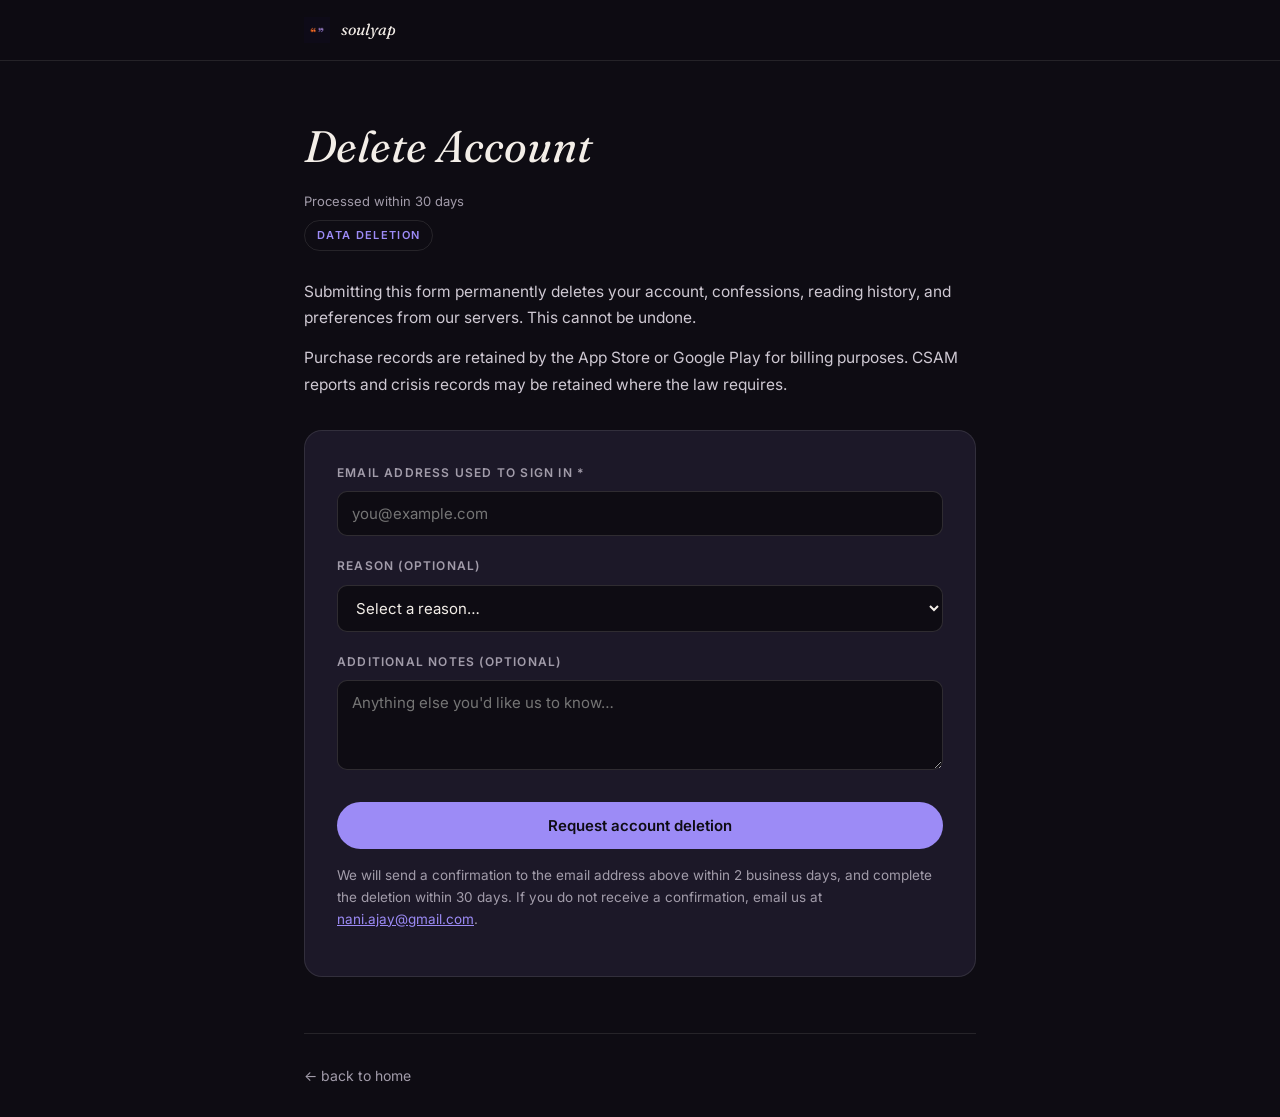
<file: delete-account.html>
<!DOCTYPE html>
<html lang="en">
<head>
<meta charset="utf-8" />
<meta name="viewport" content="width=device-width, initial-scale=1" />
<title>Delete Account — soulyap</title>
<meta name="theme-color" content="#0E0C13" />
<link rel="icon" href="assets/favicon.png" />
<link rel="preconnect" href="https://fonts.gstatic.com" crossorigin />
<link href="https://fonts.googleapis.com/css2?family=Fraunces:ital@0;1&family=Inter:wght@400;600&display=swap" rel="stylesheet" />
<link rel="stylesheet" href="legal.css" />
<style>
  .card{background:#1C1828;border:1px solid rgba(243,238,232,0.10);border-radius:18px;padding:32px;margin:32px 0}
  .field-label{font-size:12px;font-weight:600;letter-spacing:.10em;text-transform:uppercase;color:#A29CAA;margin-bottom:8px}
  input,select,textarea{width:100%;background:#0E0C13;border:1px solid rgba(243,238,232,0.14);border-radius:10px;color:#F3EEE8;font-family:'Inter',system-ui,sans-serif;font-size:15px;padding:12px 14px;margin-bottom:20px;outline:none;transition:border-color .15s}
  input:focus,select:focus,textarea:focus{border-color:rgba(156,139,246,0.60)}
  select option{background:#1C1828}
  textarea{resize:vertical;min-height:90px}
  .btn{display:block;width:100%;background:#9C8BF6;color:#0E0C13;font-family:'Inter',system-ui,sans-serif;font-weight:600;font-size:15px;border:none;border-radius:999px;padding:14px;cursor:pointer;transition:opacity .15s;margin-top:4px}
  .btn:hover{opacity:.85}
  .note{font-size:13.5px;color:#A29CAA;line-height:1.6;margin-top:16px}
  .success{display:none;background:rgba(156,139,246,0.10);border:1px solid rgba(156,139,246,0.30);border-radius:12px;padding:20px 24px;margin-top:20px;color:#F3EEE8;font-size:15px;line-height:1.6}
  .tag{display:inline-block;font-family:'Inter',system-ui,sans-serif;font-weight:600;font-size:11px;letter-spacing:.12em;text-transform:uppercase;color:#9C8BF6;border:1px solid rgba(243,238,232,0.10);border-radius:999px;padding:5px 12px;margin-bottom:28px}
</style>
</head>
<body>
<nav><div class="wrap nav-in"><a href="index.html" style="display:flex;align-items:center;gap:11px;text-decoration:none;color:inherit"><img src="assets/logo.png" alt="" /><span>soulyap</span></a></div></nav>
<main class="wrap">
  <h1>Delete Account</h1>
  <p class="upd">Processed within 30 days</p>
  <span class="tag">Data deletion</span>

  <p>Submitting this form permanently deletes your account, confessions, reading history, and preferences from our servers. This cannot be undone.</p>
  <p>Purchase records are retained by the App Store or Google Play for billing purposes. CSAM reports and crisis records may be retained where the law requires.</p>

  <div class="card">
    <form id="deleteForm">
      <div class="field-label">Email address used to sign in *</div>
      <input type="email" id="email" placeholder="you@example.com" required />

      <div class="field-label">Reason (optional)</div>
      <select id="reason">
        <option value="">Select a reason…</option>
        <option value="privacy">Privacy concerns</option>
        <option value="no_longer_use">No longer using the app</option>
        <option value="switching">Switching to another service</option>
        <option value="other">Other</option>
      </select>

      <div class="field-label">Additional notes (optional)</div>
      <textarea id="notes" placeholder="Anything else you'd like us to know…"></textarea>

      <button type="submit" class="btn">Request account deletion</button>

      <p class="note">We will send a confirmation to the email address above within 2 business days, and complete the deletion within 30 days. If you do not receive a confirmation, email us at <a href="mailto:nani.ajay@gmail.com">nani.ajay@gmail.com</a>.</p>
    </form>

    <div class="success" id="successMsg">
      ✓ &nbsp;Your deletion request has been received. Check your inbox for a confirmation email within 2 business days.
    </div>
  </div>

  <footer><a class="back" href="index.html">← back to home</a></footer>
</main>

<script>
  document.getElementById('deleteForm').addEventListener('submit', function(e) {
    e.preventDefault();
    const email   = document.getElementById('email').value;
    const reason  = document.getElementById('reason').value;
    const notes   = document.getElementById('notes').value;
    const subject = encodeURIComponent('Account Deletion Request — soulyap');
    const body    = encodeURIComponent(
      'Email: ' + email + '\n' +
      'Reason: ' + (reason || 'Not specified') + '\n' +
      'Notes: '  + (notes  || 'None') + '\n\n' +
      '— submitted via soulyap.me/delete-account'
    );
    window.location.href = 'mailto:nani.ajay@gmail.com?subject=' + subject + '&body=' + body;
    document.getElementById('deleteForm').style.display = 'none';
    document.getElementById('successMsg').style.display = 'block';
  });
</script>
</body>
</html>
</file>
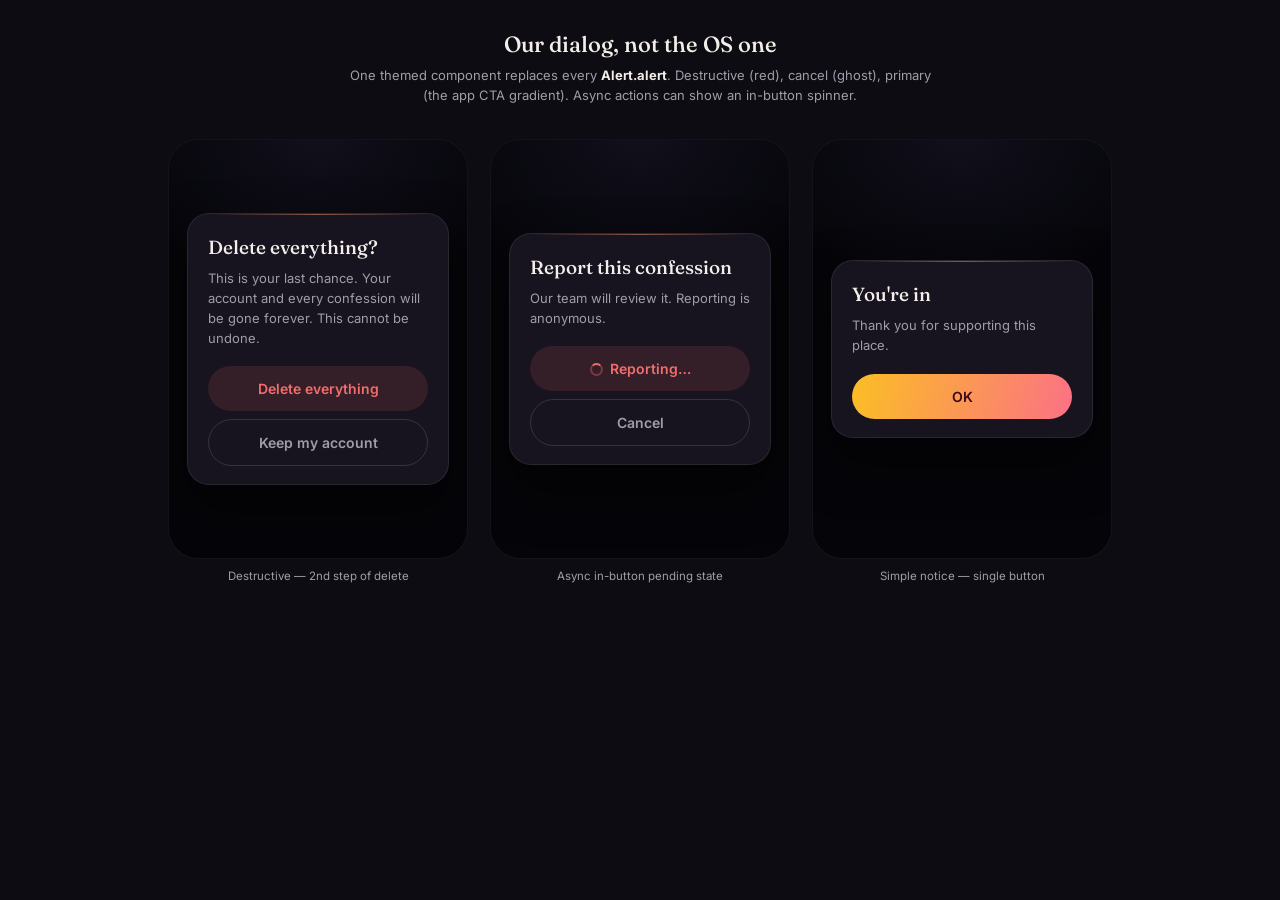
<file: dialog.html>
<!DOCTYPE html>
<html lang="en">
<head>
<meta charset="UTF-8" />
<meta name="viewport" content="width=device-width, initial-scale=1.0" />
<title>soulyap — custom dialog</title>
<link rel="preconnect" href="https://fonts.googleapis.com" />
<link rel="preconnect" href="https://fonts.gstatic.com" crossorigin />
<link href="https://fonts.googleapis.com/css2?family=Fraunces:ital,opsz,wght@0,9..144,400;0,9..144,500&family=Inter:wght@400;500;600;700&display=swap" rel="stylesheet" />
<style>
  :root{--ink:#0E0C13;--paper:#F3EEE8;--dim:#A29CAA;--red:#F26D6D;--serif:'Fraunces',Georgia,serif;--sans:'Inter',system-ui,sans-serif}
  *{box-sizing:border-box;margin:0;padding:0}
  body{background:#0E0C13;color:var(--paper);font-family:var(--sans);min-height:100vh;display:flex;flex-direction:column;align-items:center;gap:8px;padding:30px 16px 48px}
  h1{font-family:var(--serif);font-weight:500;font-size:22px}
  .note{font-size:13px;color:var(--dim);max-width:600px;text-align:center;line-height:1.5}
  .note b{color:var(--paper)}
  .row{display:flex;gap:22px;flex-wrap:wrap;justify-content:center;margin-top:26px}
  .col{display:flex;flex-direction:column;align-items:center;gap:10px}
  .scrim{width:300px;height:420px;border-radius:30px;background:rgba(4,3,6,.72);display:grid;place-items:center;padding:18px;border:1px solid rgba(243,238,232,.06);position:relative;overflow:hidden}
  .scrim::before{content:'';position:absolute;inset:0;background:radial-gradient(120% 60% at 50% 0%, rgba(155,139,246,.08), transparent 60%)}
  .dialog{position:relative;width:100%;background:#17131F;border:1px solid rgba(243,238,232,.09);border-radius:22px;padding:22px 20px 18px;box-shadow:0 24px 50px rgba(0,0,0,.5)}
  .dialog::before{content:'';position:absolute;top:0;left:22px;right:22px;height:1px;background:linear-gradient(90deg,transparent,rgba(245,153,110,.5),transparent)}
  .title{font-family:var(--serif);font-weight:500;font-size:19px;line-height:1.2}
  .msg{font-size:13px;color:var(--dim);line-height:1.55;margin-top:9px}
  .btns{display:flex;flex-direction:column;gap:8px;margin-top:18px}
  .btn{border:none;border-radius:999px;padding:14px 0;font-family:var(--sans);font-weight:600;font-size:14px;cursor:pointer}
  .btn.primary{color:#3A0A14;background:linear-gradient(105deg,#FBBF24,#FB7185)}
  .btn.destructive{color:var(--red);background:rgba(242,109,109,.13)}
  .btn.ghost{color:var(--dim);background:transparent;border:1px solid rgba(243,238,232,.14)}
  .cap{font-size:11.5px;color:var(--dim);text-align:center}
  .spin{display:inline-block;width:13px;height:13px;border:2px solid rgba(242,109,109,.35);border-top-color:var(--red);border-radius:50%;vertical-align:-2px;margin-right:7px;animation:s .7s linear infinite}
  @keyframes s{to{transform:rotate(360deg)}}
</style>
</head>
<body>
  <h1>Our dialog, not the OS one</h1>
  <p class="note">One themed component replaces every <b>Alert.alert</b>. Destructive (red), cancel (ghost), primary (the app CTA gradient). Async actions can show an in-button spinner.</p>

  <div class="row">
    <div class="col">
      <div class="scrim"><div class="dialog">
        <div class="title">Delete everything?</div>
        <div class="msg">This is your last chance. Your account and every confession will be gone forever. This cannot be undone.</div>
        <div class="btns"><button class="btn destructive">Delete everything</button><button class="btn ghost">Keep my account</button></div>
      </div></div>
      <div class="cap">Destructive — 2nd step of delete</div>
    </div>

    <div class="col">
      <div class="scrim"><div class="dialog">
        <div class="title">Report this confession</div>
        <div class="msg">Our team will review it. Reporting is anonymous.</div>
        <div class="btns"><button class="btn destructive"><span class="spin"></span>Reporting…</button><button class="btn ghost">Cancel</button></div>
      </div></div>
      <div class="cap">Async in-button pending state</div>
    </div>

    <div class="col">
      <div class="scrim"><div class="dialog">
        <div class="title">You're in</div>
        <div class="msg">Thank you for supporting this place.</div>
        <div class="btns"><button class="btn primary">OK</button></div>
      </div></div>
      <div class="cap">Simple notice — single button</div>
    </div>
  </div>
</body>
</html>
</file>
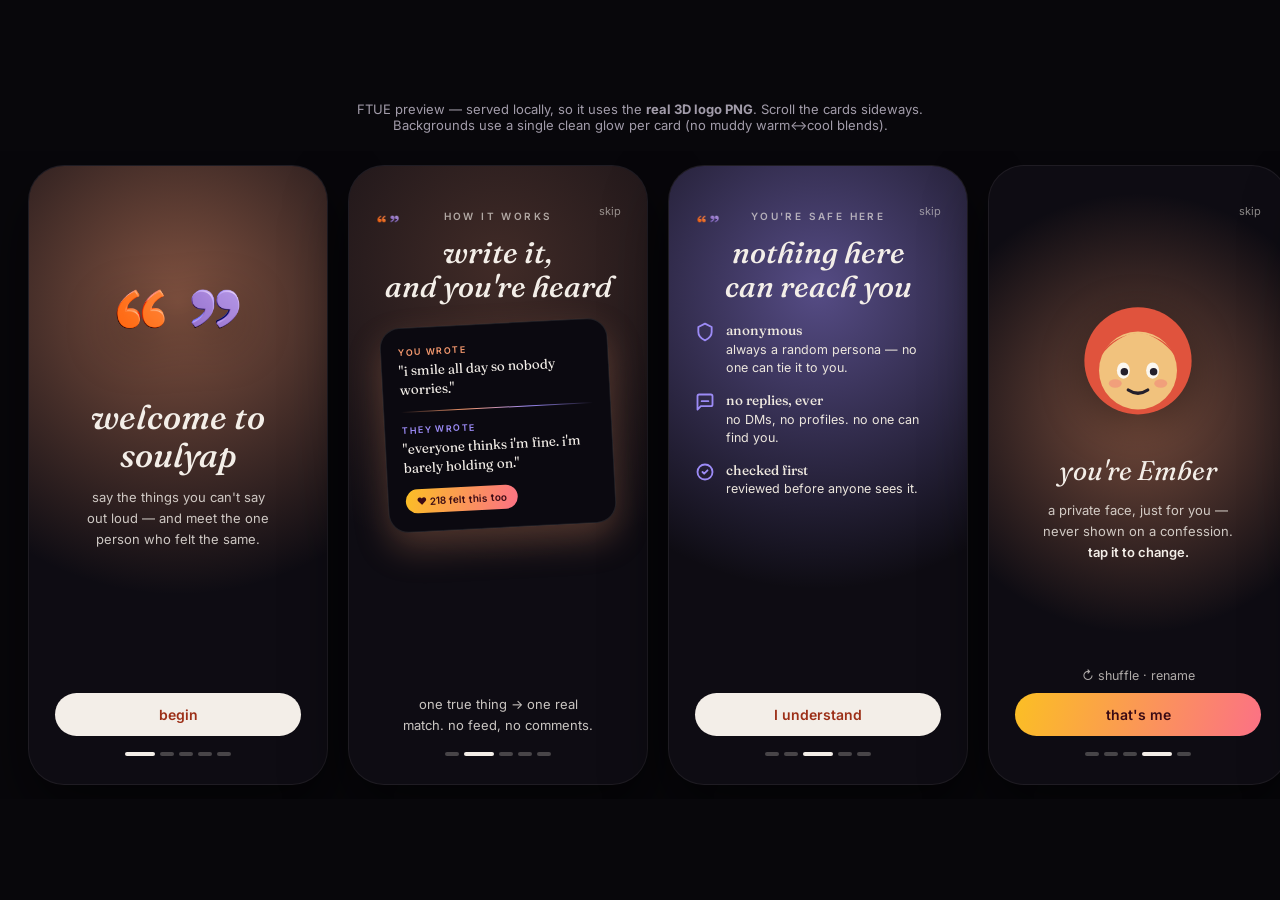
<file: ftue.html>
<!DOCTYPE html>
<html lang="en">
<head>
<meta charset="UTF-8" />
<meta name="viewport" content="width=device-width, initial-scale=1.0" />
<title>soulyap — FTUE preview (real logo)</title>
<link rel="preconnect" href="https://fonts.googleapis.com" />
<link rel="preconnect" href="https://fonts.gstatic.com" crossorigin />
<link href="https://fonts.googleapis.com/css2?family=Fraunces:ital,opsz,wght@0,9..144,400;0,9..144,500;1,9..144,400;1,9..144,500&family=Inter:wght@400;500;600&display=swap" rel="stylesheet" />
<style>
  :root{--ink:#0E0C13;--paper:#F3EEE8;--dim:#A29CAA;--warm:#F5996E;--cool:#9C8BF6;--pink:#FB7185;--gold:#FBBF24;
        --serif:'Fraunces',Georgia,serif;--sans:'Inter',system-ui,sans-serif}
  *{box-sizing:border-box;margin:0;padding:0}
  body{background:#08070b;color:var(--paper);font-family:var(--sans);min-height:100vh;display:flex;flex-direction:column;align-items:center;justify-content:center;gap:18px;padding:28px 0}
  .note{font-family:var(--sans);font-size:13px;color:var(--dim);max-width:680px;text-align:center;padding:0 20px}
  .rail{display:flex;gap:20px;overflow-x:auto;max-width:100vw;padding:14px 28px;scroll-snap-type:x mandatory}
  .card{flex:0 0 300px;scroll-snap-align:center;aspect-ratio:300/620;border-radius:36px;position:relative;overflow:hidden;background:var(--ink);
        display:flex;flex-direction:column;align-items:center;text-align:center;padding:38px 26px 28px;box-shadow:0 26px 60px rgba(0,0,0,.55);border:1px solid rgba(243,238,232,.07)}
  /* clean single-glow per card — never a warm↔cool blend */
  .card::before{content:'';position:absolute;inset:0;pointer-events:none}
  .c1::before{background:radial-gradient(circle at 50% 22%, rgba(245,153,110,.5), transparent 58%)}
  .c2::before{background:radial-gradient(circle at 50% 16%, rgba(245,153,110,.22), transparent 55%)}
  .c3::before{background:radial-gradient(circle at 50% 20%, rgba(156,139,246,.5), transparent 58%)}
  .c4::before{background:radial-gradient(circle at 50% 40%, var(--g4,rgba(245,153,110,.45)), transparent 55%);transition:background .4s ease}
  .c5::before{background:radial-gradient(circle at 50% 80%, rgba(251,113,133,.45), transparent 58%)}
  .inner{position:relative;z-index:1;display:flex;flex-direction:column;align-items:center;width:100%;height:100%}
  .kick{font-family:var(--sans);font-weight:600;font-size:10px;letter-spacing:.24em;text-transform:uppercase;color:rgba(243,238,232,.65)}
  .skip{position:absolute;top:0;right:0;font-size:11px;color:rgba(243,238,232,.55)}
  .ttl{font-family:var(--serif);font-style:italic;font-weight:500;line-height:1.12;font-size:30px;margin-top:14px}
  .body{font-size:13px;line-height:1.6;color:rgba(243,238,232,.82);margin-top:13px;max-width:24ch}
  .spacer{flex:1}
  .logo{width:150px;height:auto;margin-top:30px;filter:drop-shadow(0 14px 26px rgba(0,0,0,.45))}
  .logo-sm{height:26px;width:auto;position:absolute;top:2px;left:0;opacity:.9}
  .cta{font-family:var(--sans);font-weight:600;font-size:14px;color:#3A0A14;border-radius:999px;padding:13px 0;width:100%;border:none}
  .cta.paper{background:var(--paper);color:#9c2f17}
  .cta.warm{background:linear-gradient(105deg,var(--gold),var(--pink))}
  .ghost{font-size:12.5px;color:rgba(243,238,232,.7);margin-top:11px}
  .prog{display:flex;gap:5px;justify-content:center;margin-top:16px}
  .prog i{height:4px;width:14px;border-radius:2px;background:rgba(243,238,232,.25)}
  .prog i.on{width:30px;background:var(--paper)}
  .confcard{width:228px;margin-top:20px;background:#0B0910;border:1px solid rgba(243,238,232,.1);border-radius:20px;padding:18px 17px;text-align:left;box-shadow:0 16px 34px rgba(245,153,110,.26);transform:rotate(-3deg)}
  .confcard .lab{font-weight:600;font-size:9px;letter-spacing:.16em;text-transform:uppercase;margin-bottom:4px}
  .confcard .lab.w{color:var(--warm)}.confcard .lab.c{color:var(--cool)}
  .confcard p{font-family:var(--serif);font-size:13.5px;line-height:1.4;margin:0 0 12px}
  .confcard .seam{height:1px;background:linear-gradient(90deg,transparent,var(--warm),var(--cool),transparent);margin:4px 0 12px}
  .feltpill{display:inline-flex;align-items:center;gap:5px;font-weight:600;font-size:10px;color:#3A0A14;background:linear-gradient(105deg,var(--gold),var(--pink));border-radius:999px;padding:6px 11px}
  .ticks{width:100%;margin-top:18px;display:flex;flex-direction:column;gap:14px;text-align:left}
  .tick{display:flex;gap:11px;align-items:flex-start}
  .tick svg{width:20px;height:20px;flex:none;margin-top:1px;stroke:var(--cool);fill:none;stroke-width:2.2;stroke-linecap:round;stroke-linejoin:round}
  .tick b{font-family:var(--serif);font-weight:500;font-size:13.5px;display:block}
  .tick span{font-size:12.5px;line-height:1.45;color:#EDE7DE}
  .pname{font-family:var(--serif);font-style:italic;font-size:27px;margin-top:16px}
  .personaBtn{background:none;border:none;padding:0;cursor:pointer}
  .personaBtn svg{transition:transform .18s ease;filter:drop-shadow(0 12px 22px rgba(0,0,0,.4))}
  .personaBtn:active svg{transform:scale(.93)}
  .pop{animation:pop .42s cubic-bezier(.2,.9,.3,1.3)}
  @keyframes pop{0%{transform:scale(.82);opacity:.5}60%{transform:scale(1.08)}100%{transform:scale(1)}}
  .chips{display:flex;flex-wrap:wrap;gap:7px;justify-content:center;margin-top:16px}
  .chip{font-size:11.5px;font-weight:500;color:#EDE7DE;border:1.5px solid rgba(243,238,232,.22);border-radius:999px;padding:7px 12px}
  .chip.on{background:var(--warm);color:#2a0f06;border-color:var(--warm)}
</style>
</head>
<body>
  <p class="note">FTUE preview — served locally, so it uses the <b>real 3D logo PNG</b>. Scroll the cards sideways. Backgrounds use a single clean glow per card (no muddy warm↔cool blends).</p>
  <div class="rail">
    <!-- 1 welcome -->
    <div class="card c1"><div class="inner">
      <img class="logo" src="assets/logo-transparent.png" alt="soulyap" />
      <div class="ttl" style="font-size:34px">welcome to<br/>soulyap</div>
      <div class="body">say the things you can't say out loud — and meet the one person who felt the same.</div>
      <div class="spacer"></div>
      <button class="cta paper">begin</button>
      <div class="prog"><i class="on"></i><i></i><i></i><i></i><i></i></div>
    </div></div>

    <!-- 2 how it works -->
    <div class="card c2"><div class="inner">
      <img class="logo-sm" src="assets/logo-transparent.png" alt="" />
      <span class="skip">skip</span>
      <div class="kick" style="margin-top:6px">how it works</div>
      <div class="ttl">write it,<br/>and you're heard</div>
      <div class="confcard">
        <div class="lab w">you wrote</div><p>"i smile all day so nobody worries."</p>
        <div class="seam"></div>
        <div class="lab c">they wrote</div><p>"everyone thinks i'm fine. i'm barely holding on."</p>
        <div class="feltpill">♥ 218 felt this too</div>
      </div>
      <div class="spacer"></div>
      <div class="body" style="margin:0">one true thing → one real match. no feed, no comments.</div>
      <div class="prog"><i></i><i class="on"></i><i></i><i></i><i></i></div>
    </div></div>

    <!-- 3 safety -->
    <div class="card c3"><div class="inner">
      <img class="logo-sm" src="assets/logo-transparent.png" alt="" />
      <span class="skip">skip</span>
      <div class="kick" style="margin-top:6px">you're safe here</div>
      <div class="ttl">nothing here<br/>can reach you</div>
      <div class="ticks">
        <div class="tick"><svg viewBox="0 0 24 24"><path d="M12 2 4 6v6c0 5 3.5 8 8 10 4.5-2 8-5 8-10V6z"/></svg><span><b>anonymous</b>always a random persona — no one can tie it to you.</span></div>
        <div class="tick"><svg viewBox="0 0 24 24"><path d="M21 15a2 2 0 0 1-2 2H7l-4 4V5a2 2 0 0 1 2-2h14a2 2 0 0 1 2 2z"/><line x1="8" y1="11" x2="16" y2="11"/></svg><span><b>no replies, ever</b>no DMs, no profiles. no one can find you.</span></div>
        <div class="tick"><svg viewBox="0 0 24 24"><circle cx="12" cy="12" r="9"/><path d="M9 12l2 2 4-4"/></svg><span><b>checked first</b>reviewed before anyone sees it.</span></div>
      </div>
      <div class="spacer"></div>
      <button class="cta paper">I understand</button>
      <div class="prog"><i></i><i></i><i class="on"></i><i></i><i></i></div>
    </div></div>

    <!-- 4 persona -->
    <div class="card c4" id="card4" style="--g4:rgba(245,153,110,.45)"><div class="inner">
      <span class="skip">skip</span>
      <div class="spacer"></div>
      <button class="personaBtn" id="persona" aria-label="Tap to change your persona">
        <svg id="bustSvg" width="130" viewBox="0 0 80 84"></svg>
      </button>
      <div class="pname" id="pname">you're Ember</div>
      <div class="body">a private face, just for you — never shown on a confession. <b style="color:#F3EEE8;font-weight:600">tap it to change.</b></div>
      <div class="spacer"></div>
      <div class="ghost"><span id="shuffleTxt" style="cursor:pointer">↻ shuffle</span> · rename</div>
      <button class="cta warm" style="margin-top:10px">that's me</button>
      <div class="prog"><i></i><i></i><i></i><i class="on"></i><i></i></div>
    </div></div>

    <!-- 5 categories -->
    <div class="card c5"><div class="inner">
      <img class="logo-sm" src="assets/logo-transparent.png" alt="" />
      <div class="kick" style="margin-top:6px">what resonates</div>
      <div class="ttl">what do you<br/>want to read?</div>
      <div class="chips">
        <span class="chip on">mental health</span><span class="chip">relationships</span>
        <span class="chip on">grief &amp; loss</span><span class="chip">secrets</span>
        <span class="chip on">work &amp; identity</span><span class="chip">body</span><span class="chip">faith</span>
      </div>
      <div class="spacer"></div>
      <button class="cta warm">say your first thing</button>
      <div class="ghost">or read a few first</div>
      <div class="prog"><i></i><i></i><i></i><i></i><i class="on"></i></div>
    </div></div>
  </div>
<script>
  // The app's 12 real personas: [tint, skin, hair]
  const PERSONAS = [
    {name:'Luna',    c:['#9C8BF6','#8D5524','#2B2B33']},
    {name:'Ember',   c:['#F5996E','#F1C27D','#E0533D']},
    {name:'Fern',    c:['#9BC47E','#C68642','#4A3222']},
    {name:'River',   c:['#4FC8D6','#E0AC69','#2B2B33']},
    {name:'Sage',    c:['#8FB996','#FFDBAC','#8C9BA5']},
    {name:'Wren',    c:['#7FA0FF','#5C3A21','#241F2B']},
    {name:'Indigo',  c:['#6E7BD9','#C68642','#232038']},
    {name:'Rowan',   c:['#E9B85C','#EFB98A','#6B4A2F']},
    {name:'Juniper', c:['#E98AB6','#FFDBAC','#F2C94C']},
    {name:'Ash',     c:['#A29CAA','#D9995F','#C9CDD4']},
    {name:'Marlow',  c:['#B795E8','#EAB68F','#3A2C4A']},
    {name:'Cove',    c:['#5FB6E8','#6E4326','#1F1B26']},
  ];
  function bustSVG(p){ const skin=p.c[1], hair=p.c[2]; return `
    <circle cx="40" cy="38" r="33" fill="${hair}"/>
    <circle cx="40" cy="44" r="24" fill="${skin}"/>
    <path d="M16 36 Q40 6 64 36 Q56 22 40 21 Q24 22 16 36 Z" fill="${hair}"/>
    <ellipse cx="31" cy="44" rx="4" ry="5" fill="#FBF7F0"/><ellipse cx="49" cy="44" rx="4" ry="5" fill="#FBF7F0"/>
    <circle cx="31.6" cy="44.8" r="2.3" fill="#241F2B"/><circle cx="49.6" cy="44.8" r="2.3" fill="#241F2B"/>
    <ellipse cx="26" cy="52" rx="4" ry="2.6" fill="#F0837A" opacity=".55"/><ellipse cx="54" cy="52" rx="4" ry="2.6" fill="#F0837A" opacity=".55"/>
    <path d="M34 56 Q40 60 46 56" stroke="#241F2B" stroke-width="2" fill="none" stroke-linecap="round"/>`; }
  function hexA(h,a){ const n=parseInt(h.slice(1),16); return `rgba(${(n>>16)&255},${(n>>8)&255},${n&255},${a})`; }
  const svg=document.getElementById('bustSvg'), nm=document.getElementById('pname'), card=document.getElementById('card4');
  let cur=-1;
  function setP(i){ cur=i; const p=PERSONAS[i]; svg.innerHTML=bustSVG(p); nm.textContent="you're "+p.name;
    card.style.setProperty('--g4', hexA(p.c[0], .45));
    svg.classList.remove('pop'); void svg.offsetWidth; svg.classList.add('pop'); }
  function shuffle(){ let i; do { i=Math.floor(Math.random()*PERSONAS.length); } while(i===cur); setP(i); }
  document.getElementById('persona').addEventListener('click', shuffle);
  document.getElementById('shuffleTxt').addEventListener('click', shuffle);
  setP(1); // start on Ember
</script>
</body>
</html>
</file>
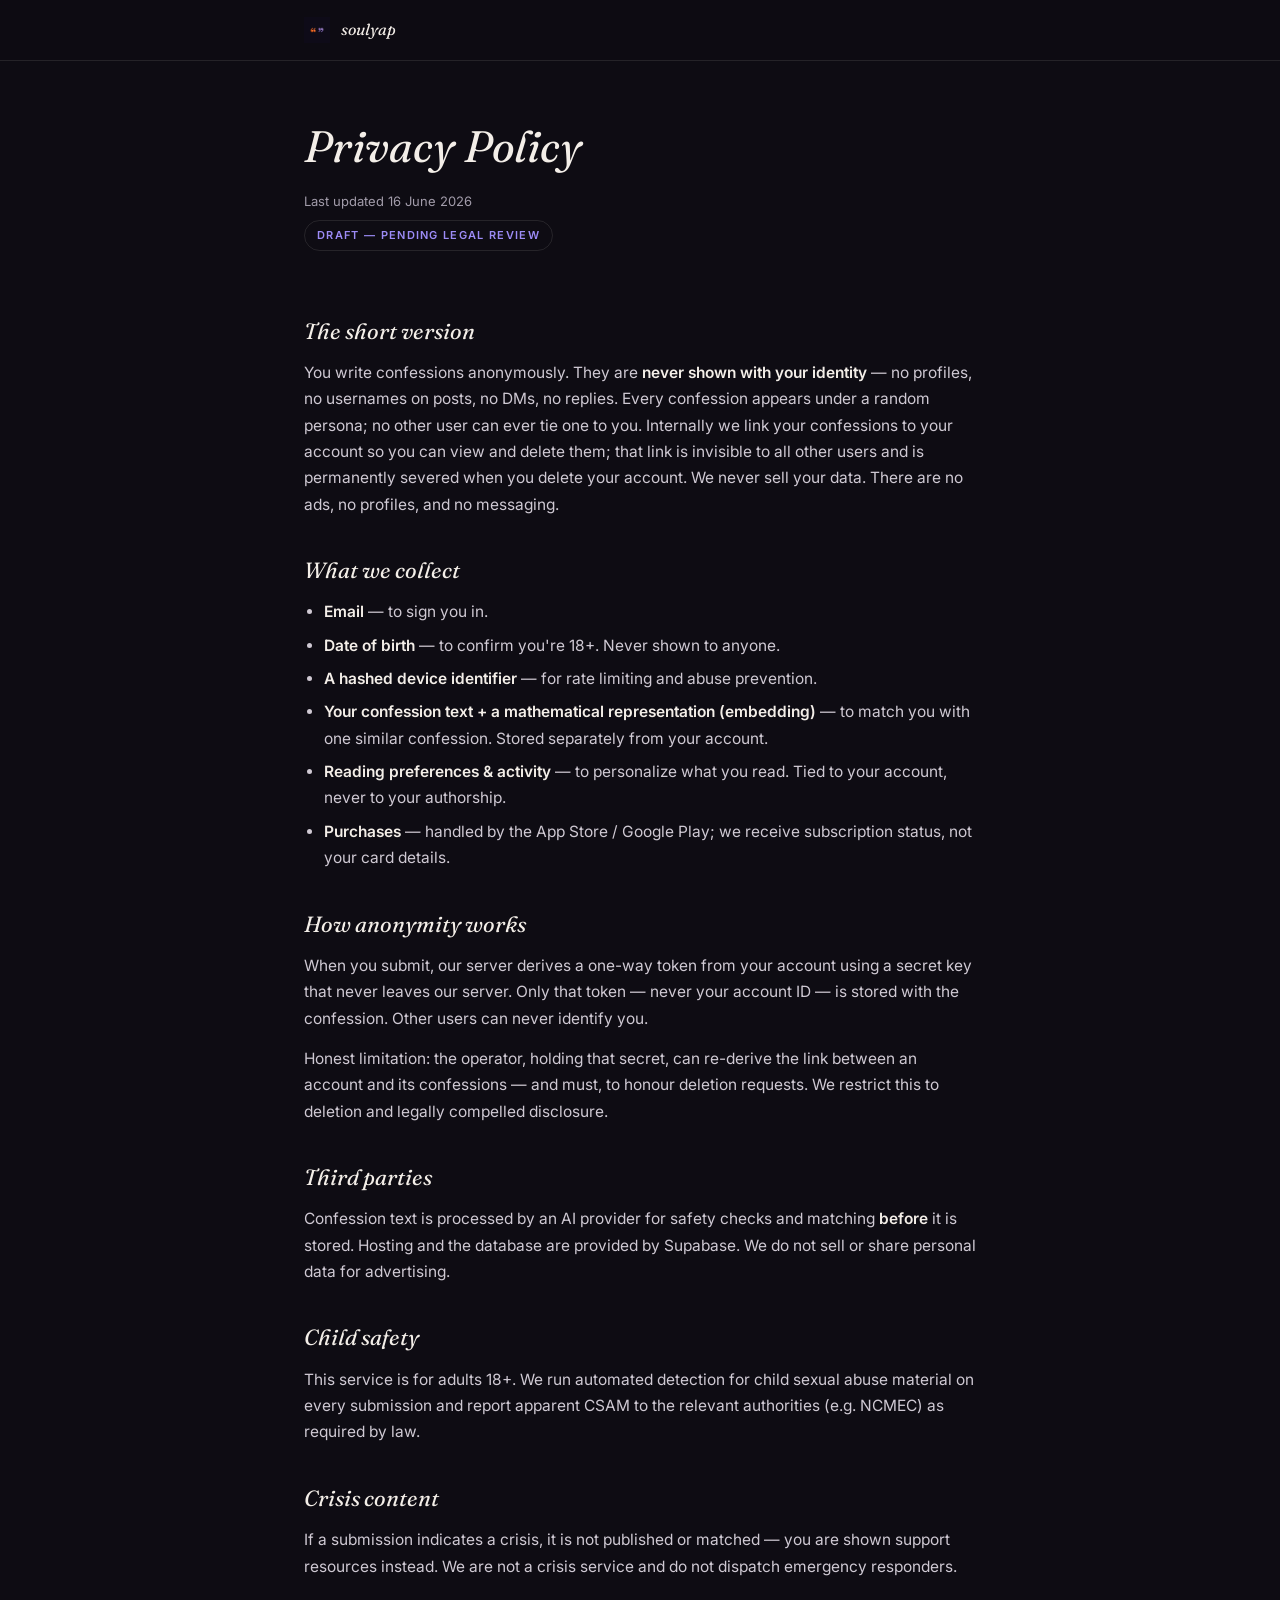
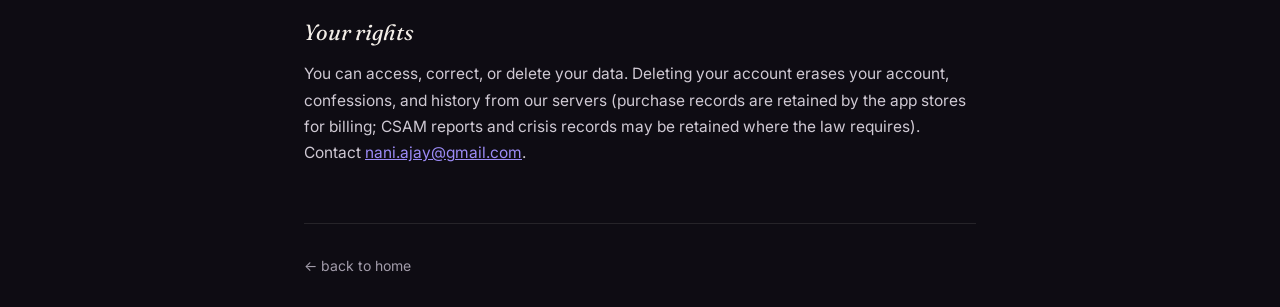
<file: privacy.html>
<!DOCTYPE html>
<html lang="en">
<head>
<meta charset="utf-8" />
<meta name="viewport" content="width=device-width, initial-scale=1" />
<title>Privacy Policy — soulyap</title>
<meta name="theme-color" content="#0E0C13" />
<link rel="icon" href="assets/favicon.png" />
<link rel="preconnect" href="https://fonts.gstatic.com" crossorigin />
<link href="https://fonts.googleapis.com/css2?family=Fraunces:ital@0;1&family=Inter:wght@400;600&display=swap" rel="stylesheet" />
<link rel="stylesheet" href="legal.css" />
</head>
<body>
<nav><div class="wrap nav-in"><a href="index.html" style="display:flex;align-items:center;gap:11px;text-decoration:none;color:inherit"><img src="assets/logo.png" alt="" /><span>soulyap</span></a></div></nav>
<main class="wrap">
  <h1>Privacy Policy</h1>
  <p class="upd">Last updated 16 June 2026</p>
  <span class="draft">Draft — pending legal review</span>

  <h2>The short version</h2>
  <p>You write confessions anonymously. They are <strong>never shown with your identity</strong> — no profiles, no usernames on posts, no DMs, no replies. Every confession appears under a random persona; no other user can ever tie one to you. Internally we link your confessions to your account so you can view and delete them; that link is invisible to all other users and is permanently severed when you delete your account. We never sell your data. There are no ads, no profiles, and no messaging.</p>

  <h2>What we collect</h2>
  <ul>
    <li><strong>Email</strong> — to sign you in.</li>
    <li><strong>Date of birth</strong> — to confirm you're 18+. Never shown to anyone.</li>
    <li><strong>A hashed device identifier</strong> — for rate limiting and abuse prevention.</li>
    <li><strong>Your confession text + a mathematical representation (embedding)</strong> — to match you with one similar confession. Stored separately from your account.</li>
    <li><strong>Reading preferences &amp; activity</strong> — to personalize what you read. Tied to your account, never to your authorship.</li>
    <li><strong>Purchases</strong> — handled by the App Store / Google Play; we receive subscription status, not your card details.</li>
  </ul>

  <h2>How anonymity works</h2>
  <p>When you submit, our server derives a one-way token from your account using a secret key that never leaves our server. Only that token — never your account ID — is stored with the confession. Other users can never identify you.</p>
  <p>Honest limitation: the operator, holding that secret, can re-derive the link between an account and its confessions — and must, to honour deletion requests. We restrict this to deletion and legally compelled disclosure.</p>

  <h2>Third parties</h2>
  <p>Confession text is processed by an AI provider for safety checks and matching <strong>before</strong> it is stored. Hosting and the database are provided by Supabase. We do not sell or share personal data for advertising.</p>

  <h2>Child safety</h2>
  <p>This service is for adults 18+. We run automated detection for child sexual abuse material on every submission and report apparent CSAM to the relevant authorities (e.g. NCMEC) as required by law.</p>

  <h2>Crisis content</h2>
  <p>If a submission indicates a crisis, it is not published or matched — you are shown support resources instead. We are not a crisis service and do not dispatch emergency responders.</p>

  <h2>Your rights</h2>
  <p>You can access, correct, or delete your data. Deleting your account erases your account, confessions, and history from our servers (purchase records are retained by the app stores for billing; CSAM reports and crisis records may be retained where the law requires). Contact <a href="mailto:nani.ajay@gmail.com">nani.ajay@gmail.com</a>.</p>

  <footer><a class="back" href="index.html">← back to home</a></footer>
</main>
</body>
</html>
</file>
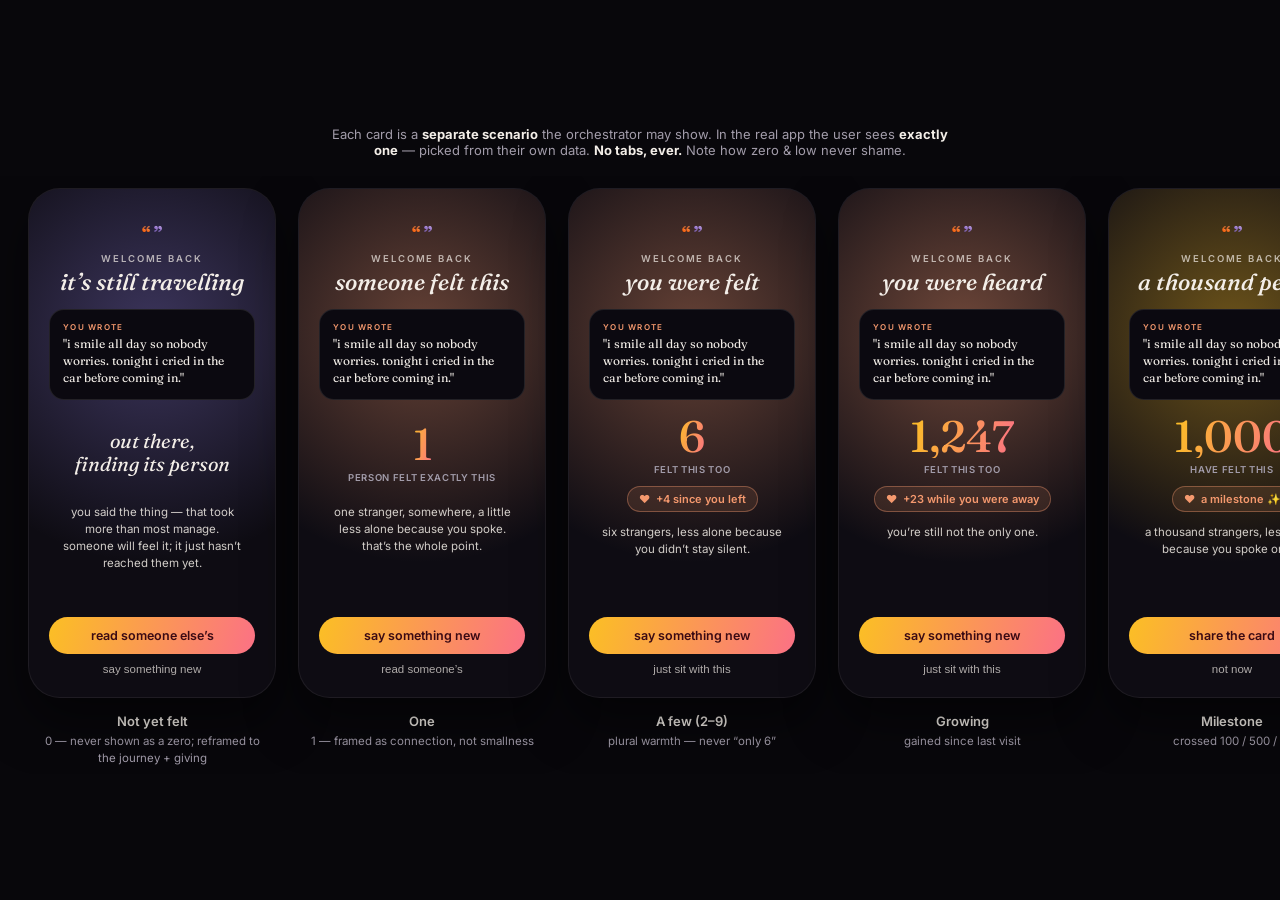
<file: rtue.html>
<!DOCTYPE html>
<html lang="en">
<head>
<meta charset="UTF-8" />
<meta name="viewport" content="width=device-width, initial-scale=1.0" />
<title>soulyap — RTUE moments (one per scenario)</title>
<link rel="preconnect" href="https://fonts.googleapis.com" />
<link rel="preconnect" href="https://fonts.gstatic.com" crossorigin />
<link href="https://fonts.googleapis.com/css2?family=Fraunces:ital,opsz,wght@0,9..144,400;0,9..144,500;1,9..144,400;1,9..144,500&family=Inter:wght@400;500;600&display=swap" rel="stylesheet" />
<style>
  :root{--ink:#0E0C13;--paper:#F3EEE8;--dim:#A29CAA;--warm:#F5996E;--cool:#9C8BF6;--pink:#FB7185;--gold:#FBBF24;
        --serif:'Fraunces',Georgia,serif;--sans:'Inter',system-ui,sans-serif}
  *{box-sizing:border-box;margin:0;padding:0}
  body{background:#08070b;color:var(--paper);font-family:var(--sans);min-height:100vh;display:flex;flex-direction:column;align-items:center;justify-content:center;gap:18px;padding:26px 0}
  .note{font-size:13px;color:var(--dim);max-width:660px;text-align:center;padding:0 20px}
  .note b{color:var(--paper)}
  .rail{display:flex;gap:22px;overflow-x:auto;max-width:100vw;padding:12px 28px 8px;align-items:flex-start}
  .col{flex:0 0 auto;display:flex;flex-direction:column;align-items:center;gap:12px;width:248px}
  .stage{width:248px;aspect-ratio:248/510;border-radius:32px;position:relative;overflow:hidden;background:var(--ink);
         border:1px solid rgba(243,238,232,.07);box-shadow:0 22px 50px rgba(0,0,0,.5);
         display:flex;flex-direction:column;align-items:center;text-align:center;padding:28px 20px 22px}
  .stage::before{content:'';position:absolute;inset:0;pointer-events:none;background:radial-gradient(circle at 50% 28%, var(--glow), transparent 60%)}
  .inner{position:relative;z-index:1;display:flex;flex-direction:column;align-items:center;width:100%;height:100%}
  .logo{height:24px;width:auto;opacity:.95}
  .kick{font-weight:600;font-size:9.5px;letter-spacing:.2em;text-transform:uppercase;color:rgba(243,238,232,.7);margin-top:12px}
  .hi{font-family:var(--serif);font-style:italic;font-weight:500;font-size:23px;line-height:1.1;margin-top:6px}
  .yours{width:100%;background:#0B0910;border:1px solid rgba(243,238,232,.1);border-radius:15px;padding:12px 13px;text-align:left;margin-top:14px}
  .yours .lab{font-size:8px;font-weight:600;letter-spacing:.16em;text-transform:uppercase;color:var(--warm);margin-bottom:4px}
  .yours p{font-family:var(--serif);font-size:12px;line-height:1.4;margin:0}
  .moment{margin-top:14px;display:flex;flex-direction:column;align-items:center;min-height:78px;justify-content:center}
  .count{font-family:var(--serif);font-weight:500;font-size:44px;line-height:1;background:linear-gradient(105deg,var(--gold),var(--pink));-webkit-background-clip:text;background-clip:text;color:transparent}
  .big{font-family:var(--serif);font-style:italic;font-size:20px;line-height:1.14;color:var(--paper)}
  .feltlabel{font-weight:600;font-size:9.5px;letter-spacing:.07em;text-transform:uppercase;color:var(--dim);margin-top:6px}
  .stat{margin-top:11px;display:inline-flex;align-items:center;gap:6px;font-weight:600;font-size:11px;color:var(--warm);background:rgba(245,153,110,.12);border:1px solid rgba(245,153,110,.38);border-radius:999px;padding:5px 11px}
  .stat .h{display:inline-block;animation:beat 2.3s ease-in-out infinite}
  @keyframes beat{0%,100%{transform:scale(1)}40%{transform:scale(1.25)}}
  .sub{font-size:11.5px;line-height:1.5;color:rgba(243,238,232,.85);margin-top:12px;max-width:26ch}
  .spacer{flex:1}
  .cta{font-family:var(--sans);font-weight:600;font-size:12.5px;color:#3A0A14;background:linear-gradient(105deg,var(--gold),var(--pink));border:none;border-radius:999px;padding:11px 0;width:100%}
  .ghost{font-size:11.5px;color:rgba(243,238,232,.7);margin-top:9px;background:none;border:none}
  .cap{text-align:center;max-width:230px}
  .cap b{font-family:var(--sans);font-weight:600;font-size:13px;color:var(--paper)}
  .cap span{display:block;font-size:11.5px;color:var(--dim);line-height:1.45;margin-top:3px}
</style>
</head>
<body>
  <p class="note">Each card is a <b>separate scenario</b> the orchestrator may show. In the real app the user sees <b>exactly one</b> — picked from their own data. <b>No tabs, ever.</b> Note how zero &amp; low never shame.</p>
  <div class="rail" id="rail"></div>
<script>
  const CONF = '"i smile all day so nobody worries. tonight i cried in the car before coming in."';
  const STATES = [
    { name:'Not yet felt', desc:'0 — never shown as a zero; reframed to the journey + giving', glow:'rgba(156,139,246,.32)',
      hi:'it’s still travelling', mode:'big', big:'out there,<br>finding its person',
      sub:'you said the thing — that took more than most manage. someone will feel it; it just hasn’t reached them yet.',
      p:'read someone else’s', g:'say something new' },
    { name:'One', desc:'1 — framed as connection, not smallness', glow:'rgba(245,153,110,.38)',
      hi:'someone felt this', mode:'count', count:1, label:'person felt exactly this',
      sub:'one stranger, somewhere, a little less alone because you spoke. that’s the whole point.',
      p:'say something new', g:'read someone’s' },
    { name:'A few (2–9)', desc:'plural warmth — never “only 6”', glow:'rgba(245,153,110,.38)',
      hi:'you were felt', mode:'count', count:6, label:'felt this too', stat:'+4 since you left',
      sub:'six strangers, less alone because you didn’t stay silent.',
      p:'say something new', g:'just sit with this' },
    { name:'Growing', desc:'gained since last visit', glow:'rgba(245,153,110,.42)',
      hi:'you were heard', mode:'count', from:1224, count:1247, label:'felt this too', stat:'+23 while you were away',
      sub:'you’re still not the only one.', p:'say something new', g:'just sit with this' },
    { name:'Milestone', desc:'crossed 100 / 500 / 1k', glow:'rgba(251,191,36,.4)',
      hi:'a thousand people', mode:'count', from:970, count:1000, label:'have felt this', stat:'a milestone ✨',
      sub:'a thousand strangers, less alone because you spoke once.', p:'share the card', g:'not now' },
  ];
  function countUp(el,from,to){const t0=performance.now(),dur=1200;
    (function tick(t){const k=Math.min(1,(t-t0)/dur),e=1-Math.pow(1-k,3);
      el.textContent=Math.round(from+(to-from)*e).toLocaleString();if(k<1)requestAnimationFrame(tick);})(performance.now());}
  const rail=document.getElementById('rail');
  STATES.forEach(s=>{
    const showCount=s.mode==='count';
    const col=document.createElement('div');col.className='col';
    col.innerHTML=`
      <div class="stage" style="--glow:${s.glow}"><div class="inner">
        <img class="logo" src="assets/logo-transparent.png" alt="soulyap" />
        <div class="kick">welcome back</div>
        <div class="hi">${s.hi}</div>
        <div class="yours"><div class="lab">you wrote</div><p>${CONF}</p></div>
        <div class="moment">
          ${showCount?`<div class="count">0</div><div class="feltlabel">${s.label}</div>`:`<div class="big">${s.big}</div>`}
          ${s.stat?`<div class="stat"><span class="h">♥</span>${s.stat}</div>`:''}
        </div>
        <div class="sub">${s.sub}</div>
        <div class="spacer"></div>
        <button class="cta">${s.p}</button>
        <button class="ghost">${s.g}</button>
      </div></div>
      <div class="cap"><b>${s.name}</b><span>${s.desc}</span></div>`;
    rail.appendChild(col);
    if(showCount){countUp(col.querySelector('.count'), s.from??s.count, s.count);}
  });
</script>
</body>
</html>
</file>
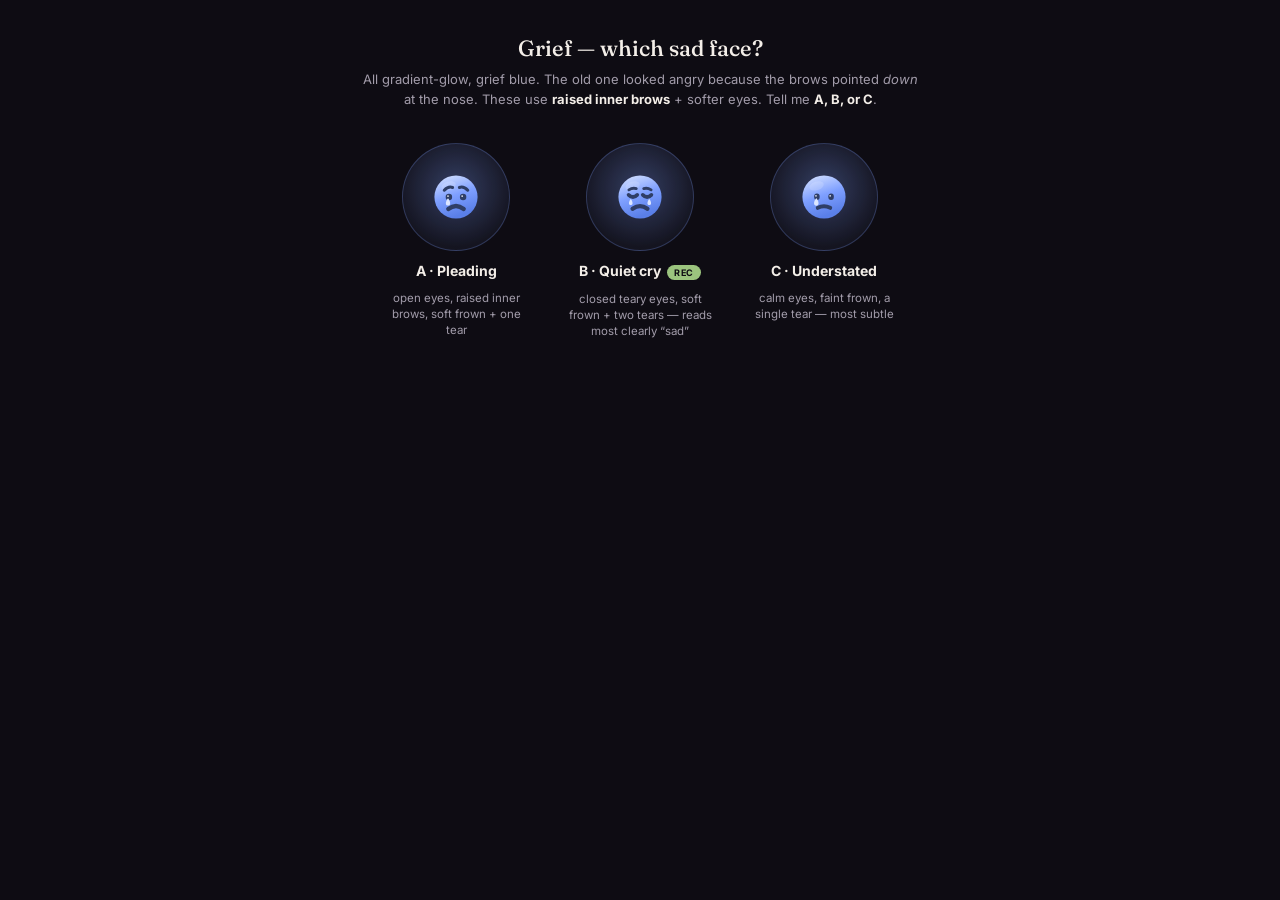
<file: sadface.html>
<!DOCTYPE html>
<html lang="en">
<head>
<meta charset="UTF-8" />
<meta name="viewport" content="width=device-width, initial-scale=1.0" />
<title>soulyap — grief sad-face options</title>
<link rel="preconnect" href="https://fonts.googleapis.com" />
<link rel="preconnect" href="https://fonts.gstatic.com" crossorigin />
<link href="https://fonts.googleapis.com/css2?family=Fraunces:ital,opsz,wght@0,9..144,400;0,9..144,500&family=Inter:wght@400;500;600;700&display=swap" rel="stylesheet" />
<style>
  :root{--ink:#0E0C13;--paper:#F3EEE8;--dim:#A29CAA;--serif:'Fraunces',Georgia,serif;--sans:'Inter',system-ui,sans-serif}
  *{box-sizing:border-box;margin:0;padding:0}
  body{background:#0E0C13;color:var(--paper);font-family:var(--sans);min-height:100vh;display:flex;flex-direction:column;align-items:center;gap:8px;padding:34px 16px 48px}
  h1{font-family:var(--serif);font-weight:500;font-size:22px}
  .note{font-size:13px;color:var(--dim);max-width:560px;text-align:center;line-height:1.5}
  .note b{color:var(--paper)}
  .row{display:flex;gap:34px;flex-wrap:wrap;justify-content:center;margin-top:26px}
  .opt{display:flex;flex-direction:column;align-items:center;gap:11px;width:150px}
  .disc{width:108px;height:108px;border-radius:50%;display:grid;place-items:center;border:1px solid var(--ring)}
  .opt .cap{font-size:14px;font-weight:700}
  .opt .d{font-size:11.5px;color:var(--dim);text-align:center;line-height:1.4}
  .rec{display:inline-block;font-size:9px;font-weight:700;letter-spacing:.1em;text-transform:uppercase;color:#0E0C13;background:#9BC47E;border-radius:999px;padding:2px 7px;margin-left:6px}
</style>
</head>
<body>
  <h1>Grief — which sad face?</h1>
  <p class="note">All gradient-glow, grief blue. The old one looked angry because the brows pointed <i>down</i> at the nose. These use <b>raised inner brows</b> + softer eyes. Tell me <b>A, B, or C</b>.</p>
  <div class="row" id="row"></div>

<script>
  const DROP="M0 -1.8 C1.3 -0.2 1.3 1.5 0 1.5 C-1.3 1.5 -1.3 -0.2 0 -1.8 Z";
  const hexA=(h,a)=>{const n=parseInt(h.slice(1),16);return `rgba(${n>>16&255},${n>>8&255},${n&255},${a})`;};
  const P={c:'#7FA0FF',d:'#5A7FE8',l:'#DCE6FF',f:'#2F3E66'};

  const base=(g)=>`<circle cx="12" cy="12" r="7" fill="url(#${g})"/><ellipse cx="9.6" cy="8.4" rx="2.4" ry="1.4" fill="#fff" opacity=".16" transform="rotate(-18 9.6 8.4)"/>`;

  const FACES={
    A:(g)=>base(g)+`
      <path d="M8.2 9.8 Q9.5 8.4 10.9 8.9" stroke="${P.f}" stroke-width="1" fill="none" stroke-linecap="round"/>
      <path d="M15.8 9.8 Q14.5 8.4 13.1 8.9" stroke="${P.f}" stroke-width="1" fill="none" stroke-linecap="round"/>
      <circle cx="9.7" cy="12" r="1.05" fill="${P.f}"/><circle cx="14.3" cy="12" r="1.05" fill="${P.f}"/>
      <circle cx="9.4" cy="11.7" r=".3" fill="#fff" opacity=".85"/><circle cx="14" cy="11.7" r=".3" fill="#fff" opacity=".85"/>
      <path d="M9.5 15.9 Q12 13.9 14.5 15.9" stroke="${P.f}" stroke-width="1.4" fill="none" stroke-linecap="round"/>
      <g transform="translate(9.4 13.7) scale(.72)" fill="${P.l}"><path d="${DROP}"/></g>`,
    B:(g)=>base(g)+`
      <path d="M8.4 9.7 Q9.6 8.9 10.8 9.3" stroke="${P.f}" stroke-width=".9" fill="none" stroke-linecap="round"/>
      <path d="M15.6 9.7 Q14.4 8.9 13.2 9.3" stroke="${P.f}" stroke-width=".9" fill="none" stroke-linecap="round"/>
      <path d="M8.3 11.3 Q9.7 12.7 11.1 11.3" stroke="${P.f}" stroke-width="1.2" fill="none" stroke-linecap="round"/>
      <path d="M12.9 11.3 Q14.3 12.7 15.7 11.3" stroke="${P.f}" stroke-width="1.2" fill="none" stroke-linecap="round"/>
      <path d="M9.6 15.8 Q12 14.1 14.4 15.8" stroke="${P.f}" stroke-width="1.4" fill="none" stroke-linecap="round"/>
      <g transform="translate(9 13.7) scale(.6)" fill="${P.l}"><path d="${DROP}"/></g>
      <g transform="translate(15 13.7) scale(.6)" fill="${P.l}"><path d="${DROP}"/></g>`,
    C:(g)=>base(g)+`
      <ellipse cx="9.7" cy="11.9" rx=".9" ry="1.05" fill="${P.f}"/><ellipse cx="14.3" cy="11.9" rx=".9" ry="1.05" fill="${P.f}"/>
      <circle cx="9.4" cy="11.6" r=".28" fill="#fff" opacity=".85"/><circle cx="14" cy="11.6" r=".28" fill="#fff" opacity=".85"/>
      <path d="M10 15.5 Q12 14.5 14 15.5" stroke="${P.f}" stroke-width="1.3" fill="none" stroke-linecap="round"/>
      <g transform="translate(9.5 13.7) scale(.75)" fill="${P.l}"><path d="${DROP}"/></g>`,
  };

  const OPTS=[
    ['A','Pleading',   'open eyes, raised inner brows, soft frown + one tear'],
    ['B','Quiet cry',  'closed teary eyes, soft frown + two tears — reads most clearly “sad”', true],
    ['C','Understated','calm eyes, faint frown, a single tear — most subtle'],
  ];
  const glowBed=`radial-gradient(circle at 50% 42%, ${hexA(P.c,.34)}, ${hexA(P.c,.06)} 72%)`;
  const row=document.getElementById('row');
  OPTS.forEach(([k,name,desc,rec])=>{
    const g='grief'+k;
    const defs=`<linearGradient id="${g}" x1="0" y1="0" x2=".35" y2="1"><stop offset="0%" stop-color="${P.l}"/><stop offset="55%" stop-color="${P.c}"/><stop offset="100%" stop-color="${P.d}"/></linearGradient>`;
    const el=document.createElement('div');el.className='opt';el.style.setProperty('--ring',hexA(P.c,.25));
    el.innerHTML=`<div class="disc" style="background:${glowBed}"><svg width="74" height="74" viewBox="0 0 24 24" xmlns="http://www.w3.org/2000/svg"><defs>${defs}</defs>${FACES[k](g)}</svg></div>
      <div class="cap">${k} · ${name}${rec?'<span class="rec">rec</span>':''}</div><div class="d">${desc}</div>`;
    row.appendChild(el);
  });
</script>
</body>
</html>
</file>
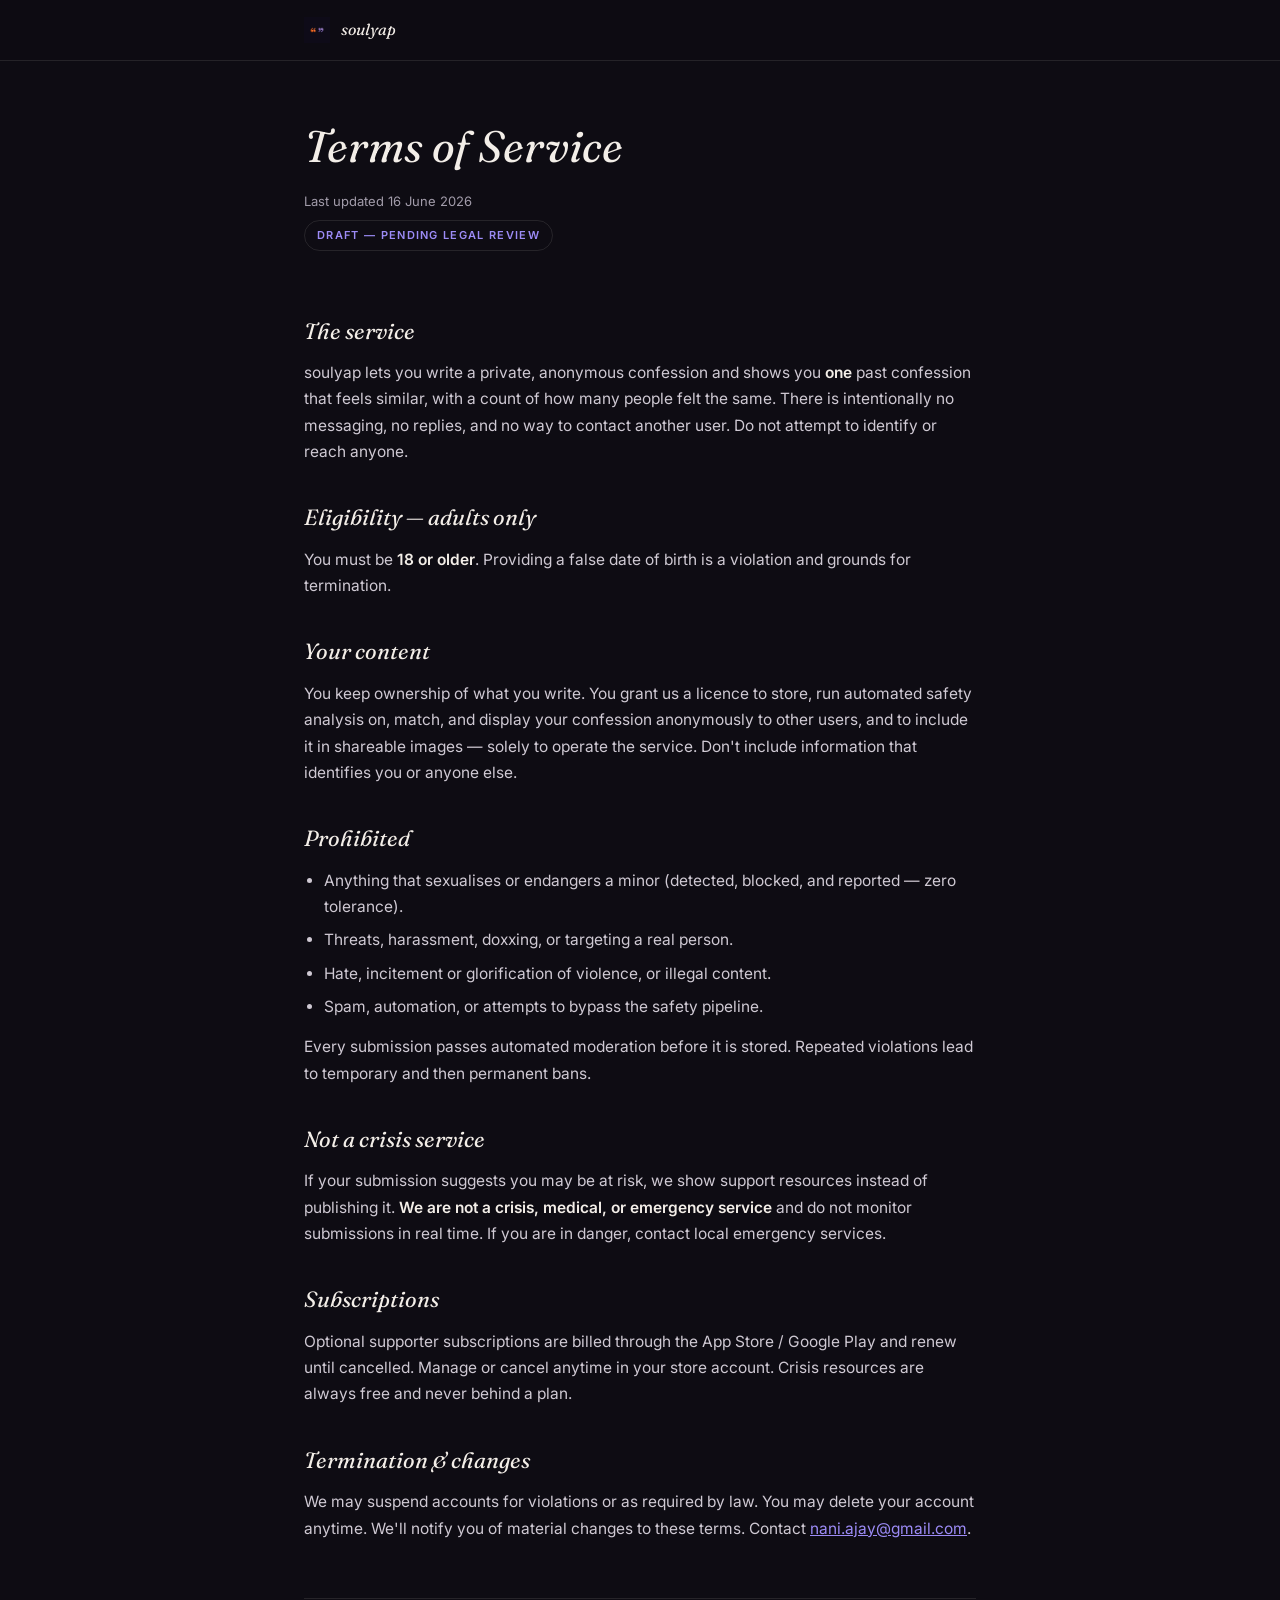
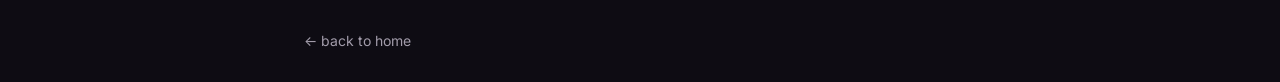
<file: terms.html>
<!DOCTYPE html>
<html lang="en">
<head>
<meta charset="utf-8" />
<meta name="viewport" content="width=device-width, initial-scale=1" />
<title>Terms of Service — soulyap</title>
<meta name="theme-color" content="#0E0C13" />
<link rel="icon" href="assets/favicon.png" />
<link rel="preconnect" href="https://fonts.gstatic.com" crossorigin />
<link href="https://fonts.googleapis.com/css2?family=Fraunces:ital@0;1&family=Inter:wght@400;600&display=swap" rel="stylesheet" />
<link rel="stylesheet" href="legal.css" />
</head>
<body>
<nav><div class="wrap nav-in"><a href="index.html" style="display:flex;align-items:center;gap:11px;text-decoration:none;color:inherit"><img src="assets/logo.png" alt="" /><span>soulyap</span></a></div></nav>
<main class="wrap">
  <h1>Terms of Service</h1>
  <p class="upd">Last updated 16 June 2026</p>
  <span class="draft">Draft — pending legal review</span>

  <h2>The service</h2>
  <p>soulyap lets you write a private, anonymous confession and shows you <strong>one</strong> past confession that feels similar, with a count of how many people felt the same. There is intentionally no messaging, no replies, and no way to contact another user. Do not attempt to identify or reach anyone.</p>

  <h2>Eligibility — adults only</h2>
  <p>You must be <strong>18 or older</strong>. Providing a false date of birth is a violation and grounds for termination.</p>

  <h2>Your content</h2>
  <p>You keep ownership of what you write. You grant us a licence to store, run automated safety analysis on, match, and display your confession anonymously to other users, and to include it in shareable images — solely to operate the service. Don't include information that identifies you or anyone else.</p>

  <h2>Prohibited</h2>
  <ul>
    <li>Anything that sexualises or endangers a minor (detected, blocked, and reported — zero tolerance).</li>
    <li>Threats, harassment, doxxing, or targeting a real person.</li>
    <li>Hate, incitement or glorification of violence, or illegal content.</li>
    <li>Spam, automation, or attempts to bypass the safety pipeline.</li>
  </ul>
  <p>Every submission passes automated moderation before it is stored. Repeated violations lead to temporary and then permanent bans.</p>

  <h2>Not a crisis service</h2>
  <p>If your submission suggests you may be at risk, we show support resources instead of publishing it. <strong>We are not a crisis, medical, or emergency service</strong> and do not monitor submissions in real time. If you are in danger, contact local emergency services.</p>

  <h2>Subscriptions</h2>
  <p>Optional supporter subscriptions are billed through the App Store / Google Play and renew until cancelled. Manage or cancel anytime in your store account. Crisis resources are always free and never behind a plan.</p>

  <h2>Termination &amp; changes</h2>
  <p>We may suspend accounts for violations or as required by law. You may delete your account anytime. We'll notify you of material changes to these terms. Contact <a href="mailto:nani.ajay@gmail.com">nani.ajay@gmail.com</a>.</p>

  <footer><a class="back" href="index.html">← back to home</a></footer>
</main>
</body>
</html>
</file>
<file: legal.css>
:root{
  --ink:#0E0C13; --bg:#1C1828; --paper:#F3EEE8; --dim:#A29CAA;
  --line:rgba(243,238,232,0.10); --them:#9C8BF6;
  --serif:'Fraunces',Georgia,serif; --sans:'Inter',system-ui,sans-serif;
}
*{box-sizing:border-box;margin:0;padding:0}
body{background:var(--ink);color:var(--paper);font-family:var(--sans);line-height:1.7;-webkit-font-smoothing:antialiased}
.wrap{max-width:720px;margin:0 auto;padding:0 24px}
nav{border-bottom:1px solid var(--line);position:sticky;top:0;background:rgba(14,12,19,0.8);backdrop-filter:blur(12px)}
.nav-in{display:flex;align-items:center;gap:11px;height:60px}
.nav-in img{width:26px;height:26px}
.nav-in span{font-family:var(--serif);font-style:italic;font-size:16px}
h1{font-family:var(--serif);font-style:italic;font-weight:400;font-size:clamp(30px,6vw,44px);margin:48px 0 6px}
.upd{color:var(--dim);font-size:13px;margin-bottom:8px}
.draft{display:inline-block;font-family:var(--sans);font-weight:600;font-size:11px;letter-spacing:.12em;text-transform:uppercase;color:var(--them);border:1px solid var(--line);border-radius:999px;padding:5px 12px;margin-bottom:28px}
h2{font-family:var(--serif);font-style:italic;font-weight:400;font-size:22px;margin:34px 0 10px}
p{color:#cfc9d3;font-size:15.5px;margin-bottom:14px}
ul{color:#cfc9d3;font-size:15.5px;margin:0 0 14px 20px}
li{margin-bottom:7px}
a{color:var(--them)}
strong{color:var(--paper);font-weight:600}
footer{border-top:1px solid var(--line);margin-top:56px;padding:28px 0}
.back{color:var(--dim);font-size:14px;text-decoration:none}
.back:hover{color:var(--paper)}
</file>
